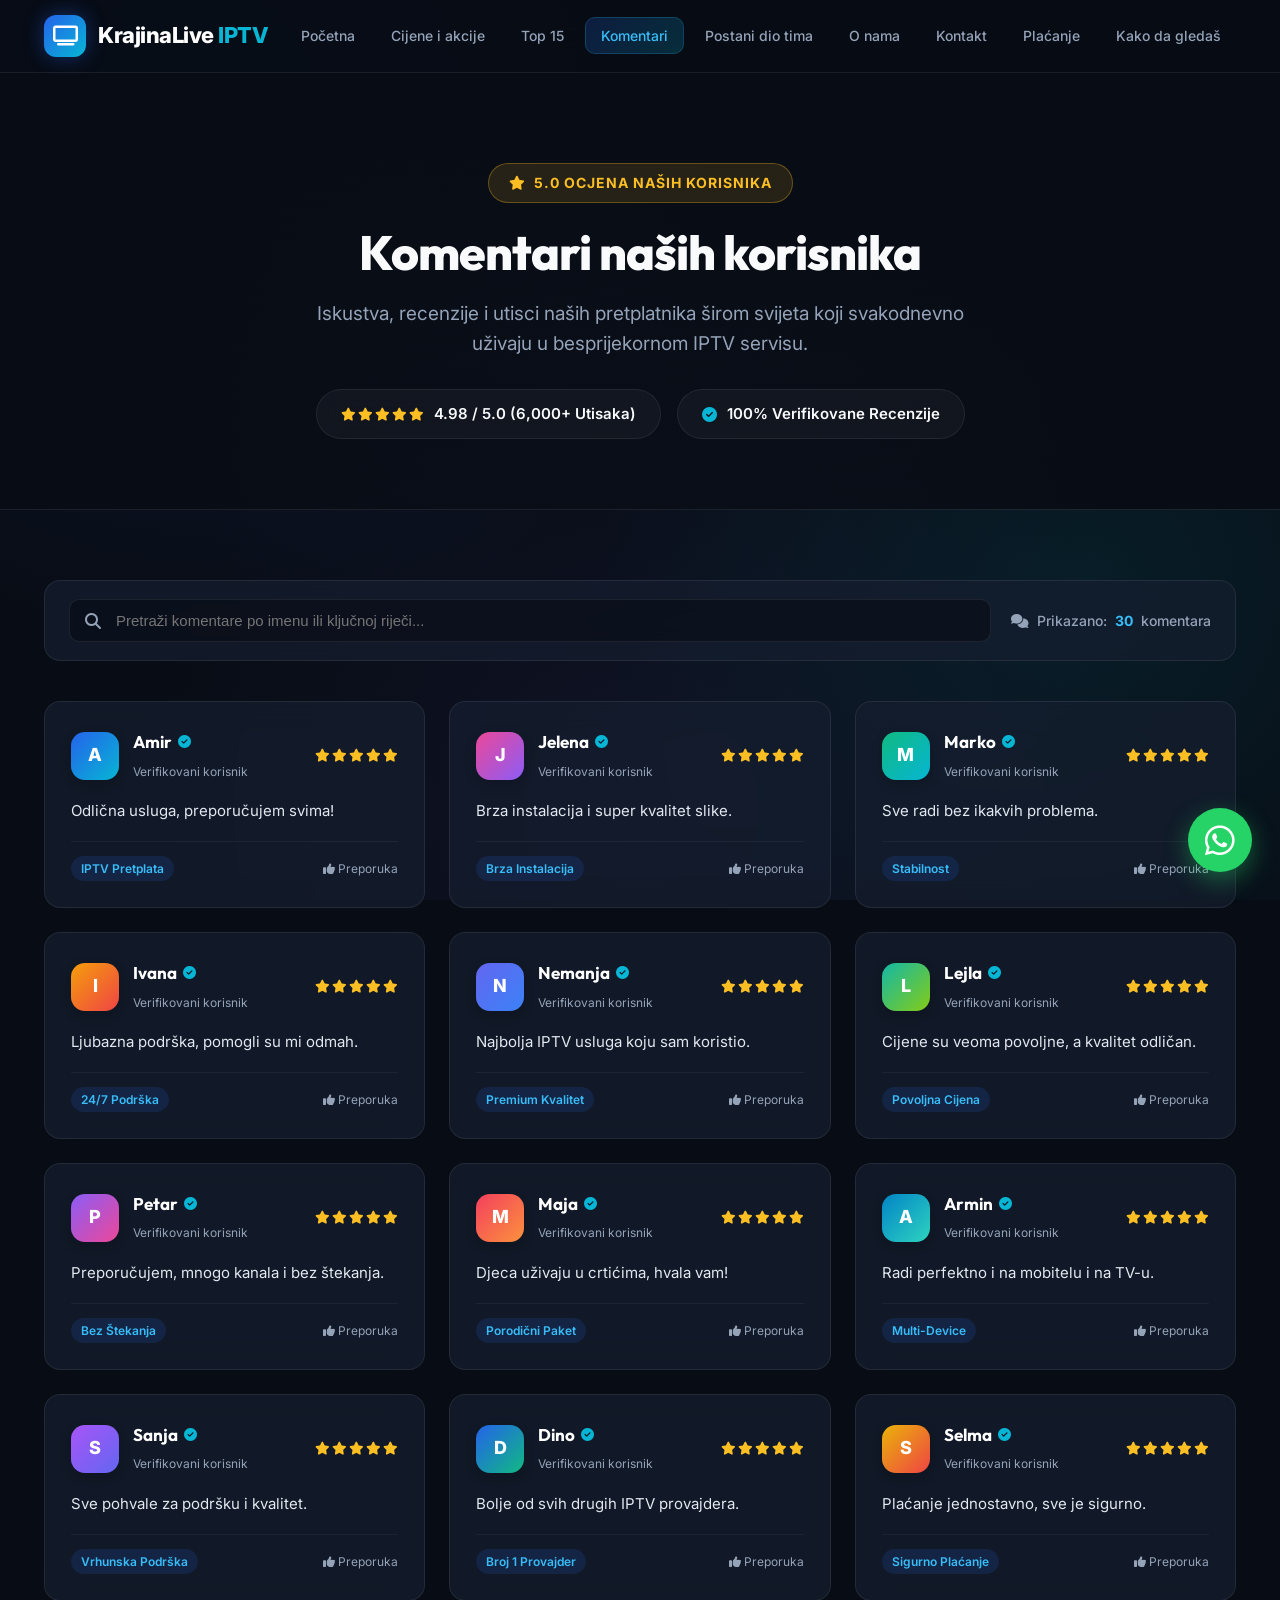
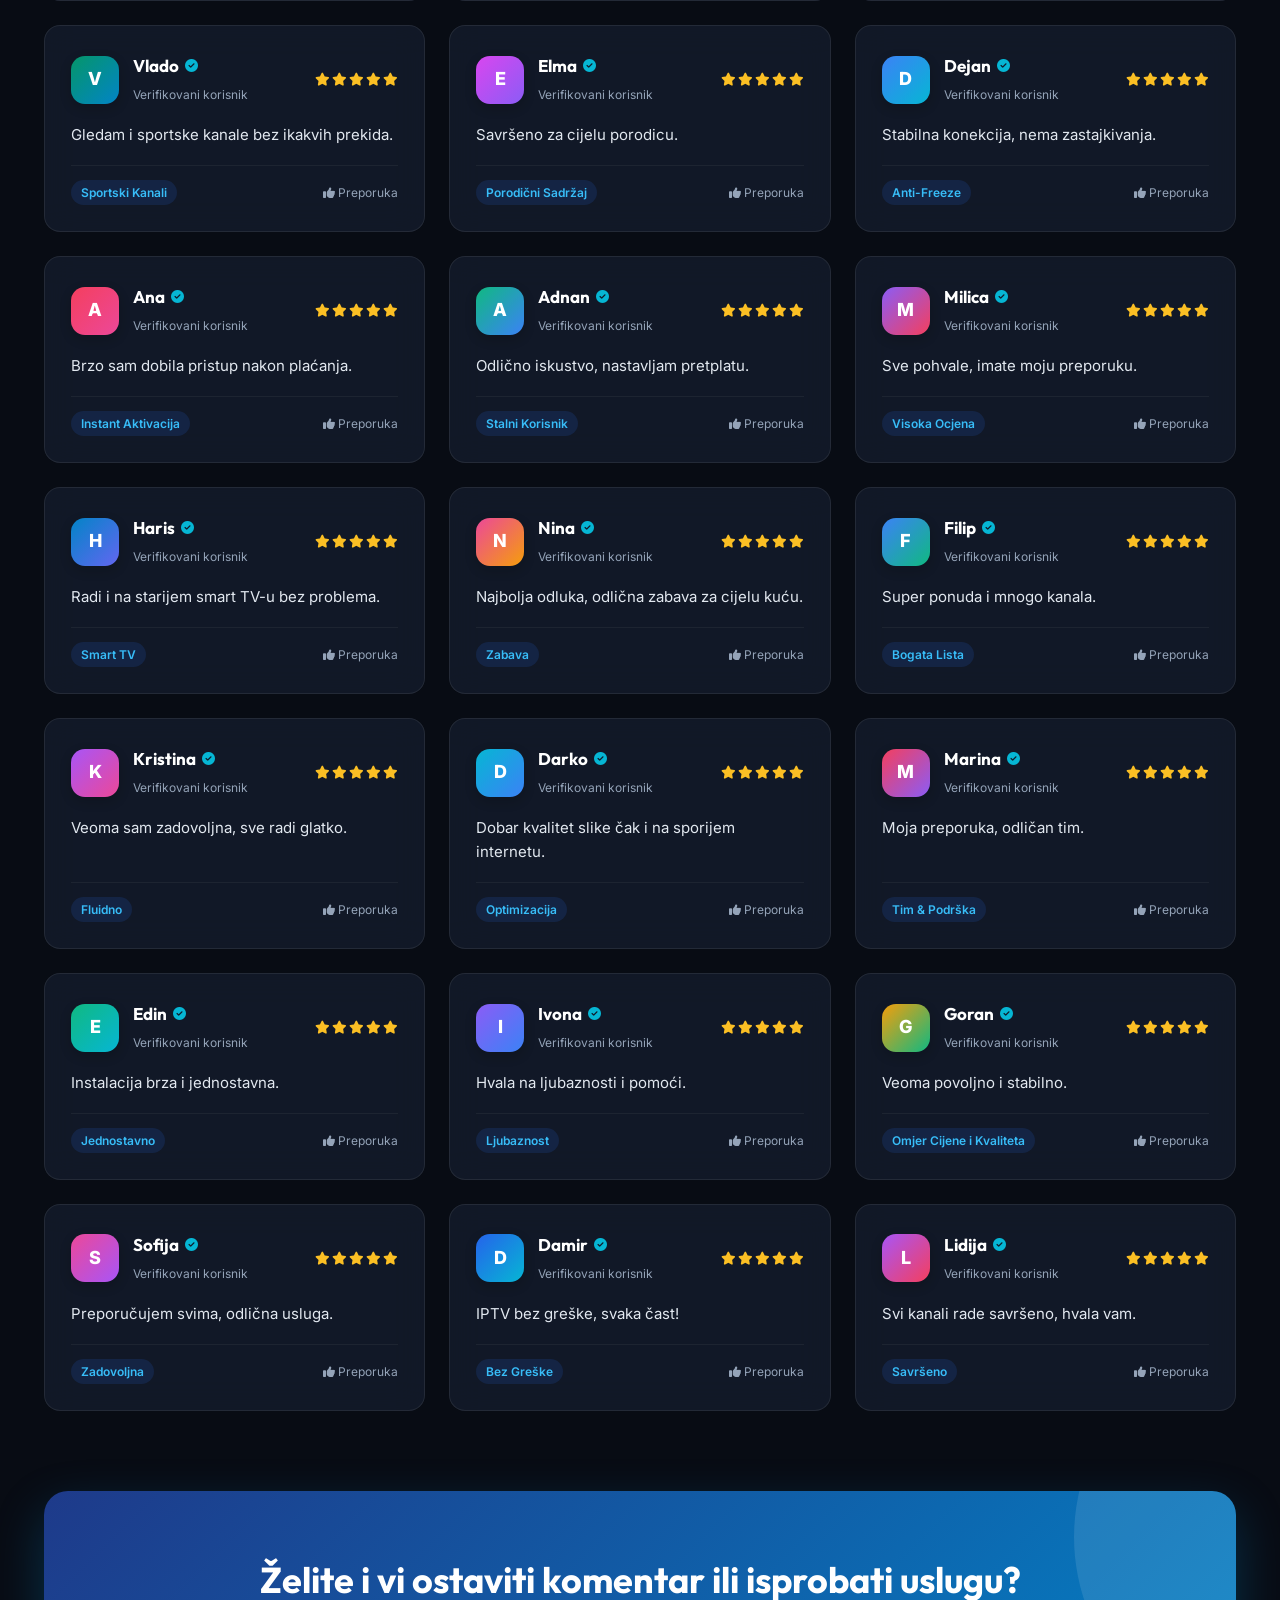
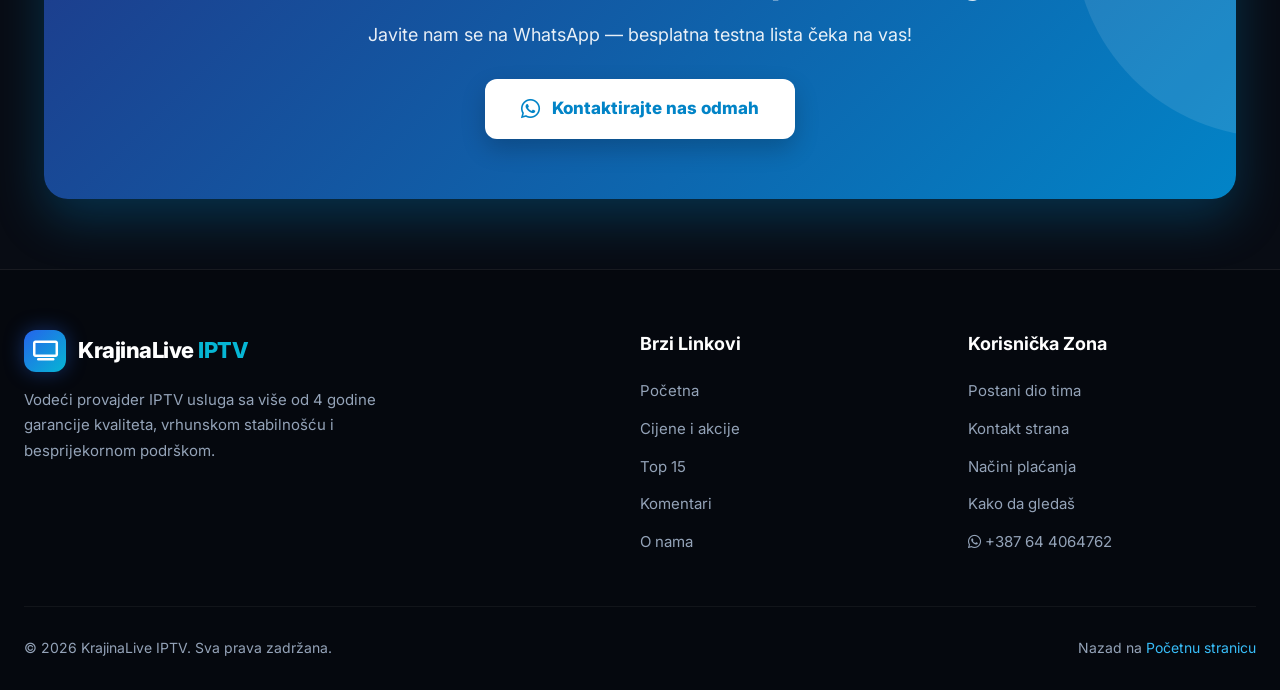
<file: komentari.html>
<!DOCTYPE html>
<html lang="bs">
<head>
  <meta charset="UTF-8">
  <meta name="viewport" content="width=device-width, initial-scale=1.0">
  <title>Komentari Korisnika — KrajinaLive IPTV | Iskustva i Utisci</title>
  
  <!-- Google Fonts & FontAwesome Icons -->
  <link rel="preconnect" href="https://fonts.googleapis.com">
  <link rel="preconnect" href="https://fonts.gstatic.com" crossorigin>
  <link href="https://fonts.googleapis.com/css2?family=Inter:wght@300;400;500;600;700;800&family=Outfit:wght@400;600;700;800;900&display=swap" rel="stylesheet">
  <link rel="stylesheet" href="https://cdnjs.cloudflare.com/ajax/libs/font-awesome/6.5.1/css/all.min.css">

  <style>
    :root {
      --bg-dark: #080c14;
      --bg-surface: #0f172a;
      --bg-card: rgba(22, 31, 48, 0.7);
      --bg-card-hover: rgba(30, 41, 59, 0.85);
      --accent-blue: #2563eb;
      --accent-cyan: #06b6d4;
      --accent-light: #38bdf8;
      --accent-gold: #fbbf24;
      --text-main: #f8fafc;
      --text-muted: #94a3b8;
      --border-glow: rgba(56, 189, 248, 0.2);
      --border-card: rgba(255, 255, 255, 0.08);
      --glow-shadow: 0 0 30px rgba(37, 99, 235, 0.25);
      --radius-lg: 16px;
      --radius-xl: 24px;
      --transition: all 0.35s cubic-bezier(0.4, 0, 0.2, 1);
    }

    * {
      box-sizing: border-box;
      margin: 0;
      padding: 0;
    }

    html {
      scroll-behavior: smooth;
    }

    body {
      font-family: 'Inter', sans-serif;
      background-color: var(--bg-dark);
      color: var(--text-main);
      line-height: 1.6;
      overflow-x: hidden;
      background-image: 
        radial-gradient(circle at 15% 15%, rgba(37, 99, 235, 0.12) 0%, transparent 40%),
        radial-gradient(circle at 85% 65%, rgba(6, 182, 212, 0.1) 0%, transparent 40%),
        radial-gradient(circle at 50% 90%, rgba(99, 102, 241, 0.08) 0%, transparent 50%);
      background-attachment: fixed;
    }

    /* TYPOGRAPHY */
    h1, h2, h3, .brand-title {
      font-family: 'Outfit', sans-serif;
    }

    .gradient-text {
      background: linear-gradient(135deg, #ffffff 0%, var(--accent-light) 50%, var(--accent-cyan) 100%);
      -webkit-background-clip: text;
      -webkit-text-fill-color: transparent;
    }

    /* NAVIGATION */
    .navbar {
      position: sticky;
      top: 0;
      z-index: 1000;
      background: rgba(8, 12, 20, 0.85);
      backdrop-filter: blur(20px);
      -webkit-backdrop-filter: blur(20px);
      border-bottom: 1px solid var(--border-card);
      padding: 15px 0;
      transition: var(--transition);
    }

    .nav-container {
      max-width: 1240px;
      margin: 0 auto;
      padding: 0 24px;
      display: flex;
      justify-content: space-between;
      align-items: center;
    }

    .logo {
      display: flex;
      align-items: center;
      gap: 12px;
      text-decoration: none;
    }

    .logo-icon {
      width: 42px;
      height: 42px;
      background: linear-gradient(135deg, var(--accent-blue), var(--accent-cyan));
      border-radius: 12px;
      display: flex;
      align-items: center;
      justify-content: center;
      color: #fff;
      font-size: 20px;
      box-shadow: 0 0 20px rgba(37, 99, 235, 0.4);
    }

    .logo-text {
      font-size: 22px;
      font-weight: 800;
      color: #fff;
      letter-spacing: -0.5px;
    }

    .logo-text span {
      color: var(--accent-cyan);
    }

    .nav-links {
      display: flex;
      gap: 6px;
      align-items: center;
      list-style: none;
    }

    .nav-links a {
      color: var(--text-muted);
      text-decoration: none;
      padding: 9px 15px;
      font-size: 14px;
      font-weight: 500;
      border-radius: 10px;
      transition: var(--transition);
      white-space: nowrap;
    }

    .nav-links a:hover,
    .nav-links a.active {
      color: #fff;
      background: rgba(255, 255, 255, 0.06);
      border: 1px solid var(--border-glow);
    }

    .nav-links a.active {
      background: linear-gradient(135deg, rgba(37, 99, 235, 0.2), rgba(6, 182, 212, 0.2));
      color: var(--accent-light);
    }

    .menu-toggle {
      display: none;
      background: rgba(255, 255, 255, 0.05);
      border: 1px solid var(--border-card);
      color: #fff;
      font-size: 22px;
      padding: 10px 14px;
      border-radius: 10px;
      cursor: pointer;
      transition: var(--transition);
    }

    .menu-toggle:hover {
      background: var(--accent-blue);
    }

    /* HERO HEADER */
    .hero {
      position: relative;
      padding: 90px 24px 70px;
      text-align: center;
      background: linear-gradient(180deg, rgba(8, 12, 20, 0.5) 0%, rgba(15, 23, 42, 0.85) 100%),
                  url('https://images.unsplash.com/photo-1511671782779-c97d3d27a1d4?auto=format&fit=crop&w=1920&q=80') center/cover no-repeat;
      border-bottom: 1px solid var(--border-card);
      overflow: hidden;
    }

    .hero-overlay {
      position: absolute;
      inset: 0;
      background: radial-gradient(circle at center, rgba(8, 12, 20, 0.75) 0%, var(--bg-dark) 100%);
    }

    .hero-content {
      position: relative;
      z-index: 2;
      max-width: 900px;
      margin: 0 auto;
    }

    .badge-pill {
      display: inline-flex;
      align-items: center;
      gap: 8px;
      padding: 8px 20px;
      background: rgba(251, 191, 36, 0.12);
      border: 1px solid rgba(251, 191, 36, 0.3);
      border-radius: 50px;
      color: var(--accent-gold);
      font-size: 14px;
      font-weight: 700;
      margin-bottom: 22px;
      text-transform: uppercase;
      letter-spacing: 1px;
    }

    .hero h1 {
      font-size: 48px;
      font-weight: 800;
      line-height: 1.15;
      margin-bottom: 18px;
      letter-spacing: -1px;
    }

    .hero p {
      font-size: 19px;
      color: var(--text-muted);
      max-width: 660px;
      margin: 0 auto 30px;
    }

    .rating-summary-chips {
      display: flex;
      justify-content: center;
      gap: 16px;
      flex-wrap: wrap;
    }

    .rating-chip {
      background: rgba(255, 255, 255, 0.04);
      backdrop-filter: blur(12px);
      border: 1px solid var(--border-card);
      padding: 12px 24px;
      border-radius: 30px;
      font-size: 15px;
      font-weight: 600;
      color: var(--text-main);
      display: flex;
      align-items: center;
      gap: 10px;
    }

    .rating-chip .stars {
      color: var(--accent-gold);
    }

    /* MAIN CONTAINER */
    .container {
      max-width: 1240px;
      margin: 0 auto;
      padding: 70px 24px;
    }

    /* SEARCH & FILTER BAR */
    .filter-section {
      display: flex;
      justify-content: space-between;
      align-items: center;
      gap: 20px;
      margin-bottom: 40px;
      flex-wrap: wrap;
      background: var(--bg-card);
      backdrop-filter: blur(16px);
      border: 1px solid var(--border-card);
      padding: 18px 24px;
      border-radius: var(--radius-lg);
    }

    .search-box {
      position: relative;
      flex: 1;
      min-width: 280px;
    }

    .search-box i {
      position: absolute;
      left: 16px;
      top: 50%;
      transform: translateY(-50%);
      color: var(--text-muted);
      font-size: 16px;
    }

    .search-box input {
      width: 100%;
      background: rgba(8, 12, 20, 0.6);
      border: 1px solid var(--border-card);
      padding: 12px 16px 12px 46px;
      border-radius: 10px;
      color: #fff;
      font-size: 15px;
      outline: none;
      transition: var(--transition);
    }

    .search-box input:focus {
      border-color: var(--accent-cyan);
      box-shadow: 0 0 15px rgba(6, 182, 212, 0.25);
    }

    .filter-info {
      color: var(--text-muted);
      font-size: 14px;
      font-weight: 500;
      display: flex;
      align-items: center;
      gap: 8px;
    }

    .filter-info strong {
      color: var(--accent-light);
    }

    /* COMMENTS GRID */
    .comments-grid {
      display: grid;
      grid-template-columns: repeat(auto-fill, minmax(350px, 1fr));
      gap: 24px;
      margin-bottom: 80px;
    }

    .comment-card {
      background: var(--bg-card);
      backdrop-filter: blur(16px);
      border: 1px solid var(--border-card);
      padding: 26px;
      border-radius: var(--radius-lg);
      transition: var(--transition);
      display: flex;
      flex-direction: column;
      justify-content: space-between;
      position: relative;
    }

    .comment-card:hover {
      transform: translateY(-6px);
      background: var(--bg-card-hover);
      border-color: var(--border-glow);
      box-shadow: var(--glow-shadow);
    }

    .comment-header {
      display: flex;
      align-items: center;
      justify-content: space-between;
      margin-bottom: 16px;
    }

    .user-info {
      display: flex;
      align-items: center;
      gap: 14px;
    }

    .user-avatar {
      width: 48px;
      height: 48px;
      border-radius: 14px;
      display: flex;
      align-items: center;
      justify-content: center;
      font-weight: 800;
      font-size: 18px;
      color: #fff;
      box-shadow: 0 4px 12px rgba(0, 0, 0, 0.2);
    }

    .user-details h3 {
      font-size: 17px;
      color: #fff;
      font-weight: 700;
      margin-bottom: 2px;
      display: flex;
      align-items: center;
      gap: 6px;
    }

    .verified-badge {
      color: var(--accent-cyan);
      font-size: 13px;
    }

    .user-details span {
      font-size: 12px;
      color: var(--text-muted);
    }

    .stars {
      color: var(--accent-gold);
      font-size: 13px;
      display: flex;
      gap: 2px;
    }

    .comment-text {
      font-size: 15px;
      color: #e2e8f0;
      line-height: 1.6;
      margin-bottom: 18px;
    }

    .comment-footer {
      display: flex;
      align-items: center;
      justify-content: space-between;
      padding-top: 14px;
      border-top: 1px solid rgba(255, 255, 255, 0.05);
      font-size: 12px;
      color: var(--text-muted);
    }

    .service-tag {
      background: rgba(37, 99, 235, 0.15);
      color: var(--accent-light);
      padding: 3px 10px;
      border-radius: 20px;
      font-weight: 600;
    }

    /* CTA BANNER */
    .cta {
      background: linear-gradient(135deg, #1e3a8a 0%, #0284c7 100%);
      padding: 60px 40px;
      border-radius: var(--radius-xl);
      text-align: center;
      position: relative;
      overflow: hidden;
      box-shadow: 0 20px 50px rgba(2, 132, 199, 0.3);
    }

    .cta::after {
      content: '';
      position: absolute;
      top: -50%;
      right: -20%;
      width: 400px;
      height: 400px;
      background: rgba(255, 255, 255, 0.1);
      border-radius: 50%;
      pointer-events: none;
    }

    .cta h2 {
      font-size: 36px;
      color: #fff;
      margin-bottom: 12px;
    }

    .cta p {
      font-size: 18px;
      color: rgba(255, 255, 255, 0.9);
      margin-bottom: 30px;
    }

    .cta-btn {
      display: inline-flex;
      align-items: center;
      gap: 12px;
      background: #ffffff;
      color: #0284c7;
      padding: 16px 36px;
      border-radius: 12px;
      text-decoration: none;
      font-weight: 800;
      font-size: 17px;
      transition: var(--transition);
      box-shadow: 0 10px 25px rgba(0, 0, 0, 0.2);
    }

    .cta-btn:hover {
      transform: translateY(-4px) scale(1.02);
      background: #f8fafc;
      box-shadow: 0 15px 35px rgba(0, 0, 0, 0.3);
      color: #0369a1;
    }

    /* FOOTER */
    footer {
      background: #05080e;
      border-top: 1px solid var(--border-card);
      padding: 60px 24px 30px;
      color: var(--text-muted);
    }

    .footer-container {
      max-width: 1240px;
      margin: 0 auto;
      display: grid;
      grid-template-columns: 2fr 1fr 1fr;
      gap: 40px;
      margin-bottom: 40px;
    }

    .footer-brand p {
      margin-top: 15px;
      font-size: 15px;
      max-width: 360px;
      line-height: 1.7;
    }

    .footer-title {
      color: #fff;
      font-size: 18px;
      margin-bottom: 20px;
      font-weight: 700;
    }

    .footer-links {
      list-style: none;
    }

    .footer-links li {
      margin-bottom: 12px;
    }

    .footer-links a {
      color: var(--text-muted);
      text-decoration: none;
      transition: var(--transition);
      font-size: 15px;
    }

    .footer-links a:hover {
      color: var(--accent-light);
      padding-left: 5px;
    }

    .footer-bottom {
      max-width: 1240px;
      margin: 0 auto;
      padding-top: 30px;
      border-top: 1px solid rgba(255, 255, 255, 0.05);
      display: flex;
      justify-content: space-between;
      align-items: center;
      flex-wrap: wrap;
      gap: 15px;
      font-size: 14px;
    }

    .footer-bottom a {
      color: var(--accent-light);
      text-decoration: none;
    }

    /* WHATSAPP FLOATING BUTTON */
    .wa-float {
      position: fixed;
      bottom: 28px;
      right: 28px;
      background: #25d366;
      color: white;
      width: 64px;
      height: 64px;
      border-radius: 50%;
      display: flex;
      align-items: center;
      justify-content: center;
      font-size: 34px;
      text-decoration: none;
      z-index: 999;
      box-shadow: 0 8px 25px rgba(37, 211, 102, 0.4);
      transition: var(--transition);
      animation: pulse 2s infinite;
    }

    .wa-float:hover {
      transform: scale(1.1);
      box-shadow: 0 12px 30px rgba(37, 211, 102, 0.6);
    }

    @keyframes pulse {
      0% { box-shadow: 0 0 0 0 rgba(37, 211, 102, 0.7); }
      70% { box-shadow: 0 0 0 18px rgba(37, 211, 102, 0); }
      100% { box-shadow: 0 0 0 0 rgba(37, 211, 102, 0); }
    }

    /* FADE ANIMATION */
    .fade {
      opacity: 0;
      transform: translateY(30px);
      transition: opacity 0.8s ease-out, transform 0.8s ease-out;
    }

    .fade.visible {
      opacity: 1;
      transform: translateY(0);
    }

    /* RESPONSIVE DESIGN */
    @media (max-width: 992px) {
      .comments-grid {
        grid-template-columns: repeat(auto-fill, minmax(290px, 1fr));
      }
      .footer-container {
        grid-template-columns: 1fr 1fr;
      }
    }

    @media (max-width: 768px) {
      .menu-toggle {
        display: block;
      }

      .nav-links {
        position: fixed;
        top: 73px;
        left: 0;
        right: 0;
        background: rgba(8, 12, 20, 0.98);
        backdrop-filter: blur(20px);
        flex-direction: column;
        padding: 24px;
        gap: 12px;
        border-bottom: 1px solid var(--border-card);
        transform: translateY(-150%);
        transition: transform 0.4s ease;
      }

      .nav-links.show {
        transform: translateY(0);
      }

      .nav-links a {
        width: 100%;
        text-align: center;
        padding: 12px;
      }

      .hero h1 {
        font-size: 34px;
      }

      .hero p {
        font-size: 16px;
      }

      .comments-grid {
        grid-template-columns: 1fr;
      }

      .cta h2 {
        font-size: 28px;
      }

      .footer-container {
        grid-template-columns: 1fr;
      }
    }
  </style>
</head>

<body>

  <!-- NAVIGATION -->
  <nav class="navbar">
    <div class="nav-container">
      <a href="index.html" class="logo">
        <div class="logo-icon"><i class="fa-solid fa-tv"></i></div>
        <div class="logo-text">KrajinaLive <span>IPTV</span></div>
      </a>

      <button class="menu-toggle" id="menuToggle" aria-label="Meni">
        <i class="fa-solid fa-bars"></i>
      </button>

      <ul class="nav-links" id="mainMenu">
        <li><a href="index.html">Početna</a></li>
        <li><a href="cijene.html">Cijene i akcije</a></li>
        <li><a href="top15.html">Top 15</a></li>
        <li><a href="komentari.html" class="active">Komentari</a></li>
        <li><a href="tim.html">Postani dio tima</a></li>
        <li><a href="onama.html">O nama</a></li>
        <li><a href="kontakt.html">Kontakt</a></li>
        <li><a href="placanje.html">Plaćanje</a></li>
        <li><a href="kako-da-gledas.html">Kako da gledaš</a></li>
      </ul>
    </div>
  </nav>

  <!-- HERO HEADER -->
  <header class="hero">
    <div class="hero-overlay"></div>
    <div class="hero-content fade">
      <div class="badge-pill">
        <i class="fa-solid fa-star"></i> 5.0 Ocjena Naših Korisnika
      </div>
      <h1>Komentari naših korisnika</h1>
      <p>Iskustva, recenzije i utisci naših pretplatnika širom svijeta koji svakodnevno uživaju u besprijekornom IPTV servisu.</p>
      
      <div class="rating-summary-chips">
        <div class="rating-chip">
          <div class="stars">
            <i class="fa-solid fa-star"></i>
            <i class="fa-solid fa-star"></i>
            <i class="fa-solid fa-star"></i>
            <i class="fa-solid fa-star"></i>
            <i class="fa-solid fa-star"></i>
          </div>
          <span>4.98 / 5.0 (6,000+ Utisaka)</span>
        </div>
        <div class="rating-chip">
          <i class="fa-solid fa-circle-check" style="color: var(--accent-cyan);"></i>
          <span>100% Verifikovane Recenzije</span>
        </div>
      </div>
    </div>
  </header>

  <div class="container">

    <!-- SEARCH & FILTER BAR -->
    <div class="filter-section fade">
      <div class="search-box">
        <i class="fa-solid fa-magnifying-glass"></i>
        <input type="text" id="searchInput" onkeyup="filterComments()" placeholder="Pretraži komentare po imenu ili ključnoj riječi...">
      </div>
      <div class="filter-info">
        <i class="fa-solid fa-comments"></i> Prikazano: <strong id="commentCount">30</strong> komentara
      </div>
    </div>

    <!-- COMMENTS GRID -->
    <div class="comments-grid fade" id="commentsGrid">

      <!-- 1 -->
      <div class="comment-card">
        <div>
          <div class="comment-header">
            <div class="user-info">
              <div class="user-avatar" style="background: linear-gradient(135deg, #2563eb, #06b6d4);">A</div>
              <div class="user-details">
                <h3>Amir <i class="fa-solid fa-circle-check verified-badge"></i></h3>
                <span>Verifikovani korisnik</span>
              </div>
            </div>
            <div class="stars">
              <i class="fa-solid fa-star"></i><i class="fa-solid fa-star"></i><i class="fa-solid fa-star"></i><i class="fa-solid fa-star"></i><i class="fa-solid fa-star"></i>
            </div>
          </div>
          <p class="comment-text">Odlična usluga, preporučujem svima!</p>
        </div>
        <div class="comment-footer">
          <span class="service-tag">IPTV Pretplata</span>
          <span><i class="fa-solid fa-thumbs-up"></i> Preporuka</span>
        </div>
      </div>

      <!-- 2 -->
      <div class="comment-card">
        <div>
          <div class="comment-header">
            <div class="user-info">
              <div class="user-avatar" style="background: linear-gradient(135deg, #ec4899, #8b5cf6);">J</div>
              <div class="user-details">
                <h3>Jelena <i class="fa-solid fa-circle-check verified-badge"></i></h3>
                <span>Verifikovani korisnik</span>
              </div>
            </div>
            <div class="stars">
              <i class="fa-solid fa-star"></i><i class="fa-solid fa-star"></i><i class="fa-solid fa-star"></i><i class="fa-solid fa-star"></i><i class="fa-solid fa-star"></i>
            </div>
          </div>
          <p class="comment-text">Brza instalacija i super kvalitet slike.</p>
        </div>
        <div class="comment-footer">
          <span class="service-tag">Brza Instalacija</span>
          <span><i class="fa-solid fa-thumbs-up"></i> Preporuka</span>
        </div>
      </div>

      <!-- 3 -->
      <div class="comment-card">
        <div>
          <div class="comment-header">
            <div class="user-info">
              <div class="user-avatar" style="background: linear-gradient(135deg, #10b981, #06b6d4);">M</div>
              <div class="user-details">
                <h3>Marko <i class="fa-solid fa-circle-check verified-badge"></i></h3>
                <span>Verifikovani korisnik</span>
              </div>
            </div>
            <div class="stars">
              <i class="fa-solid fa-star"></i><i class="fa-solid fa-star"></i><i class="fa-solid fa-star"></i><i class="fa-solid fa-star"></i><i class="fa-solid fa-star"></i>
            </div>
          </div>
          <p class="comment-text">Sve radi bez ikakvih problema.</p>
        </div>
        <div class="comment-footer">
          <span class="service-tag">Stabilnost</span>
          <span><i class="fa-solid fa-thumbs-up"></i> Preporuka</span>
        </div>
      </div>

      <!-- 4 -->
      <div class="comment-card">
        <div>
          <div class="comment-header">
            <div class="user-info">
              <div class="user-avatar" style="background: linear-gradient(135deg, #f59e0b, #ef4444);">I</div>
              <div class="user-details">
                <h3>Ivana <i class="fa-solid fa-circle-check verified-badge"></i></h3>
                <span>Verifikovani korisnik</span>
              </div>
            </div>
            <div class="stars">
              <i class="fa-solid fa-star"></i><i class="fa-solid fa-star"></i><i class="fa-solid fa-star"></i><i class="fa-solid fa-star"></i><i class="fa-solid fa-star"></i>
            </div>
          </div>
          <p class="comment-text">Ljubazna podrška, pomogli su mi odmah.</p>
        </div>
        <div class="comment-footer">
          <span class="service-tag">24/7 Podrška</span>
          <span><i class="fa-solid fa-thumbs-up"></i> Preporuka</span>
        </div>
      </div>

      <!-- 5 -->
      <div class="comment-card">
        <div>
          <div class="comment-header">
            <div class="user-info">
              <div class="user-avatar" style="background: linear-gradient(135deg, #6366f1, #3b82f6);">N</div>
              <div class="user-details">
                <h3>Nemanja <i class="fa-solid fa-circle-check verified-badge"></i></h3>
                <span>Verifikovani korisnik</span>
              </div>
            </div>
            <div class="stars">
              <i class="fa-solid fa-star"></i><i class="fa-solid fa-star"></i><i class="fa-solid fa-star"></i><i class="fa-solid fa-star"></i><i class="fa-solid fa-star"></i>
            </div>
          </div>
          <p class="comment-text">Najbolja IPTV usluga koju sam koristio.</p>
        </div>
        <div class="comment-footer">
          <span class="service-tag">Premium Kvalitet</span>
          <span><i class="fa-solid fa-thumbs-up"></i> Preporuka</span>
        </div>
      </div>

      <!-- 6 -->
      <div class="comment-card">
        <div>
          <div class="comment-header">
            <div class="user-info">
              <div class="user-avatar" style="background: linear-gradient(135deg, #14b8a6, #84cc16);">L</div>
              <div class="user-details">
                <h3>Lejla <i class="fa-solid fa-circle-check verified-badge"></i></h3>
                <span>Verifikovani korisnik</span>
              </div>
            </div>
            <div class="stars">
              <i class="fa-solid fa-star"></i><i class="fa-solid fa-star"></i><i class="fa-solid fa-star"></i><i class="fa-solid fa-star"></i><i class="fa-solid fa-star"></i>
            </div>
          </div>
          <p class="comment-text">Cijene su veoma povoljne, a kvalitet odličan.</p>
        </div>
        <div class="comment-footer">
          <span class="service-tag">Povoljna Cijena</span>
          <span><i class="fa-solid fa-thumbs-up"></i> Preporuka</span>
        </div>
      </div>

      <!-- 7 -->
      <div class="comment-card">
        <div>
          <div class="comment-header">
            <div class="user-info">
              <div class="user-avatar" style="background: linear-gradient(135deg, #8b5cf6, #ec4899);">P</div>
              <div class="user-details">
                <h3>Petar <i class="fa-solid fa-circle-check verified-badge"></i></h3>
                <span>Verifikovani korisnik</span>
              </div>
            </div>
            <div class="stars">
              <i class="fa-solid fa-star"></i><i class="fa-solid fa-star"></i><i class="fa-solid fa-star"></i><i class="fa-solid fa-star"></i><i class="fa-solid fa-star"></i>
            </div>
          </div>
          <p class="comment-text">Preporučujem, mnogo kanala i bez štekanja.</p>
        </div>
        <div class="comment-footer">
          <span class="service-tag">Bez Štekanja</span>
          <span><i class="fa-solid fa-thumbs-up"></i> Preporuka</span>
        </div>
      </div>

      <!-- 8 -->
      <div class="comment-card">
        <div>
          <div class="comment-header">
            <div class="user-info">
              <div class="user-avatar" style="background: linear-gradient(135deg, #f43f5e, #fb923c);">M</div>
              <div class="user-details">
                <h3>Maja <i class="fa-solid fa-circle-check verified-badge"></i></h3>
                <span>Verifikovani korisnik</span>
              </div>
            </div>
            <div class="stars">
              <i class="fa-solid fa-star"></i><i class="fa-solid fa-star"></i><i class="fa-solid fa-star"></i><i class="fa-solid fa-star"></i><i class="fa-solid fa-star"></i>
            </div>
          </div>
          <p class="comment-text">Djeca uživaju u crtićima, hvala vam!</p>
        </div>
        <div class="comment-footer">
          <span class="service-tag">Porodični Paket</span>
          <span><i class="fa-solid fa-thumbs-up"></i> Preporuka</span>
        </div>
      </div>

      <!-- 9 -->
      <div class="comment-card">
        <div>
          <div class="comment-header">
            <div class="user-info">
              <div class="user-avatar" style="background: linear-gradient(135deg, #0284c7, #2dd4bf);">A</div>
              <div class="user-details">
                <h3>Armin <i class="fa-solid fa-circle-check verified-badge"></i></h3>
                <span>Verifikovani korisnik</span>
              </div>
            </div>
            <div class="stars">
              <i class="fa-solid fa-star"></i><i class="fa-solid fa-star"></i><i class="fa-solid fa-star"></i><i class="fa-solid fa-star"></i><i class="fa-solid fa-star"></i>
            </div>
          </div>
          <p class="comment-text">Radi perfektno i na mobitelu i na TV-u.</p>
        </div>
        <div class="comment-footer">
          <span class="service-tag">Multi-Device</span>
          <span><i class="fa-solid fa-thumbs-up"></i> Preporuka</span>
        </div>
      </div>

      <!-- 10 -->
      <div class="comment-card">
        <div>
          <div class="comment-header">
            <div class="user-info">
              <div class="user-avatar" style="background: linear-gradient(135deg, #a855f7, #6366f1);">S</div>
              <div class="user-details">
                <h3>Sanja <i class="fa-solid fa-circle-check verified-badge"></i></h3>
                <span>Verifikovani korisnik</span>
              </div>
            </div>
            <div class="stars">
              <i class="fa-solid fa-star"></i><i class="fa-solid fa-star"></i><i class="fa-solid fa-star"></i><i class="fa-solid fa-star"></i><i class="fa-solid fa-star"></i>
            </div>
          </div>
          <p class="comment-text">Sve pohvale za podršku i kvalitet.</p>
        </div>
        <div class="comment-footer">
          <span class="service-tag">Vrhunska Podrška</span>
          <span><i class="fa-solid fa-thumbs-up"></i> Preporuka</span>
        </div>
      </div>

      <!-- 11 -->
      <div class="comment-card">
        <div>
          <div class="comment-header">
            <div class="user-info">
              <div class="user-avatar" style="background: linear-gradient(135deg, #2563eb, #10b981);">D</div>
              <div class="user-details">
                <h3>Dino <i class="fa-solid fa-circle-check verified-badge"></i></h3>
                <span>Verifikovani korisnik</span>
              </div>
            </div>
            <div class="stars">
              <i class="fa-solid fa-star"></i><i class="fa-solid fa-star"></i><i class="fa-solid fa-star"></i><i class="fa-solid fa-star"></i><i class="fa-solid fa-star"></i>
            </div>
          </div>
          <p class="comment-text">Bolje od svih drugih IPTV provajdera.</p>
        </div>
        <div class="comment-footer">
          <span class="service-tag">Broj 1 Provajder</span>
          <span><i class="fa-solid fa-thumbs-up"></i> Preporuka</span>
        </div>
      </div>

      <!-- 12 -->
      <div class="comment-card">
        <div>
          <div class="comment-header">
            <div class="user-info">
              <div class="user-avatar" style="background: linear-gradient(135deg, #eab308, #ef4444);">S</div>
              <div class="user-details">
                <h3>Selma <i class="fa-solid fa-circle-check verified-badge"></i></h3>
                <span>Verifikovani korisnik</span>
              </div>
            </div>
            <div class="stars">
              <i class="fa-solid fa-star"></i><i class="fa-solid fa-star"></i><i class="fa-solid fa-star"></i><i class="fa-solid fa-star"></i><i class="fa-solid fa-star"></i>
            </div>
          </div>
          <p class="comment-text">Plaćanje jednostavno, sve je sigurno.</p>
        </div>
        <div class="comment-footer">
          <span class="service-tag">Sigurno Plaćanje</span>
          <span><i class="fa-solid fa-thumbs-up"></i> Preporuka</span>
        </div>
      </div>

      <!-- 13 -->
      <div class="comment-card">
        <div>
          <div class="comment-header">
            <div class="user-info">
              <div class="user-avatar" style="background: linear-gradient(135deg, #059669, #0284c7);">V</div>
              <div class="user-details">
                <h3>Vlado <i class="fa-solid fa-circle-check verified-badge"></i></h3>
                <span>Verifikovani korisnik</span>
              </div>
            </div>
            <div class="stars">
              <i class="fa-solid fa-star"></i><i class="fa-solid fa-star"></i><i class="fa-solid fa-star"></i><i class="fa-solid fa-star"></i><i class="fa-solid fa-star"></i>
            </div>
          </div>
          <p class="comment-text">Gledam i sportske kanale bez ikakvih prekida.</p>
        </div>
        <div class="comment-footer">
          <span class="service-tag">Sportski Kanali</span>
          <span><i class="fa-solid fa-thumbs-up"></i> Preporuka</span>
        </div>
      </div>

      <!-- 14 -->
      <div class="comment-card">
        <div>
          <div class="comment-header">
            <div class="user-info">
              <div class="user-avatar" style="background: linear-gradient(135deg, #d946ef, #8b5cf6);">E</div>
              <div class="user-details">
                <h3>Elma <i class="fa-solid fa-circle-check verified-badge"></i></h3>
                <span>Verifikovani korisnik</span>
              </div>
            </div>
            <div class="stars">
              <i class="fa-solid fa-star"></i><i class="fa-solid fa-star"></i><i class="fa-solid fa-star"></i><i class="fa-solid fa-star"></i><i class="fa-solid fa-star"></i>
            </div>
          </div>
          <p class="comment-text">Savršeno za cijelu porodicu.</p>
        </div>
        <div class="comment-footer">
          <span class="service-tag">Porodični Sadržaj</span>
          <span><i class="fa-solid fa-thumbs-up"></i> Preporuka</span>
        </div>
      </div>

      <!-- 15 -->
      <div class="comment-card">
        <div>
          <div class="comment-header">
            <div class="user-info">
              <div class="user-avatar" style="background: linear-gradient(135deg, #3b82f6, #06b6d4);">D</div>
              <div class="user-details">
                <h3>Dejan <i class="fa-solid fa-circle-check verified-badge"></i></h3>
                <span>Verifikovani korisnik</span>
              </div>
            </div>
            <div class="stars">
              <i class="fa-solid fa-star"></i><i class="fa-solid fa-star"></i><i class="fa-solid fa-star"></i><i class="fa-solid fa-star"></i><i class="fa-solid fa-star"></i>
            </div>
          </div>
          <p class="comment-text">Stabilna konekcija, nema zastajkivanja.</p>
        </div>
        <div class="comment-footer">
          <span class="service-tag">Anti-Freeze</span>
          <span><i class="fa-solid fa-thumbs-up"></i> Preporuka</span>
        </div>
      </div>

      <!-- 16 -->
      <div class="comment-card">
        <div>
          <div class="comment-header">
            <div class="user-info">
              <div class="user-avatar" style="background: linear-gradient(135deg, #f43f5e, #ec4899);">A</div>
              <div class="user-details">
                <h3>Ana <i class="fa-solid fa-circle-check verified-badge"></i></h3>
                <span>Verifikovani korisnik</span>
              </div>
            </div>
            <div class="stars">
              <i class="fa-solid fa-star"></i><i class="fa-solid fa-star"></i><i class="fa-solid fa-star"></i><i class="fa-solid fa-star"></i><i class="fa-solid fa-star"></i>
            </div>
          </div>
          <p class="comment-text">Brzo sam dobila pristup nakon plaćanja.</p>
        </div>
        <div class="comment-footer">
          <span class="service-tag">Instant Aktivacija</span>
          <span><i class="fa-solid fa-thumbs-up"></i> Preporuka</span>
        </div>
      </div>

      <!-- 17 -->
      <div class="comment-card">
        <div>
          <div class="comment-header">
            <div class="user-info">
              <div class="user-avatar" style="background: linear-gradient(135deg, #10b981, #3b82f6);">A</div>
              <div class="user-details">
                <h3>Adnan <i class="fa-solid fa-circle-check verified-badge"></i></h3>
                <span>Verifikovani korisnik</span>
              </div>
            </div>
            <div class="stars">
              <i class="fa-solid fa-star"></i><i class="fa-solid fa-star"></i><i class="fa-solid fa-star"></i><i class="fa-solid fa-star"></i><i class="fa-solid fa-star"></i>
            </div>
          </div>
          <p class="comment-text">Odlično iskustvo, nastavljam pretplatu.</p>
        </div>
        <div class="comment-footer">
          <span class="service-tag">Stalni Korisnik</span>
          <span><i class="fa-solid fa-thumbs-up"></i> Preporuka</span>
        </div>
      </div>

      <!-- 18 -->
      <div class="comment-card">
        <div>
          <div class="comment-header">
            <div class="user-info">
              <div class="user-avatar" style="background: linear-gradient(135deg, #8b5cf6, #f43f5e);">M</div>
              <div class="user-details">
                <h3>Milica <i class="fa-solid fa-circle-check verified-badge"></i></h3>
                <span>Verifikovani korisnik</span>
              </div>
            </div>
            <div class="stars">
              <i class="fa-solid fa-star"></i><i class="fa-solid fa-star"></i><i class="fa-solid fa-star"></i><i class="fa-solid fa-star"></i><i class="fa-solid fa-star"></i>
            </div>
          </div>
          <p class="comment-text">Sve pohvale, imate moju preporuku.</p>
        </div>
        <div class="comment-footer">
          <span class="service-tag">Visoka Ocjena</span>
          <span><i class="fa-solid fa-thumbs-up"></i> Preporuka</span>
        </div>
      </div>

      <!-- 19 -->
      <div class="comment-card">
        <div>
          <div class="comment-header">
            <div class="user-info">
              <div class="user-avatar" style="background: linear-gradient(135deg, #0284c7, #6366f1);">H</div>
              <div class="user-details">
                <h3>Haris <i class="fa-solid fa-circle-check verified-badge"></i></h3>
                <span>Verifikovani korisnik</span>
              </div>
            </div>
            <div class="stars">
              <i class="fa-solid fa-star"></i><i class="fa-solid fa-star"></i><i class="fa-solid fa-star"></i><i class="fa-solid fa-star"></i><i class="fa-solid fa-star"></i>
            </div>
          </div>
          <p class="comment-text">Radi i na starijem smart TV-u bez problema.</p>
        </div>
        <div class="comment-footer">
          <span class="service-tag">Smart TV</span>
          <span><i class="fa-solid fa-thumbs-up"></i> Preporuka</span>
        </div>
      </div>

      <!-- 20 -->
      <div class="comment-card">
        <div>
          <div class="comment-header">
            <div class="user-info">
              <div class="user-avatar" style="background: linear-gradient(135deg, #ec4899, #f59e0b);">N</div>
              <div class="user-details">
                <h3>Nina <i class="fa-solid fa-circle-check verified-badge"></i></h3>
                <span>Verifikovani korisnik</span>
              </div>
            </div>
            <div class="stars">
              <i class="fa-solid fa-star"></i><i class="fa-solid fa-star"></i><i class="fa-solid fa-star"></i><i class="fa-solid fa-star"></i><i class="fa-solid fa-star"></i>
            </div>
          </div>
          <p class="comment-text">Najbolja odluka, odlična zabava za cijelu kuću.</p>
        </div>
        <div class="comment-footer">
          <span class="service-tag">Zabava</span>
          <span><i class="fa-solid fa-thumbs-up"></i> Preporuka</span>
        </div>
      </div>

      <!-- 21 -->
      <div class="comment-card">
        <div>
          <div class="comment-header">
            <div class="user-info">
              <div class="user-avatar" style="background: linear-gradient(135deg, #3b82f6, #10b981);">F</div>
              <div class="user-details">
                <h3>Filip <i class="fa-solid fa-circle-check verified-badge"></i></h3>
                <span>Verifikovani korisnik</span>
              </div>
            </div>
            <div class="stars">
              <i class="fa-solid fa-star"></i><i class="fa-solid fa-star"></i><i class="fa-solid fa-star"></i><i class="fa-solid fa-star"></i><i class="fa-solid fa-star"></i>
            </div>
          </div>
          <p class="comment-text">Super ponuda i mnogo kanala.</p>
        </div>
        <div class="comment-footer">
          <span class="service-tag">Bogata Lista</span>
          <span><i class="fa-solid fa-thumbs-up"></i> Preporuka</span>
        </div>
      </div>

      <!-- 22 -->
      <div class="comment-card">
        <div>
          <div class="comment-header">
            <div class="user-info">
              <div class="user-avatar" style="background: linear-gradient(135deg, #a855f7, #ec4899);">K</div>
              <div class="user-details">
                <h3>Kristina <i class="fa-solid fa-circle-check verified-badge"></i></h3>
                <span>Verifikovani korisnik</span>
              </div>
            </div>
            <div class="stars">
              <i class="fa-solid fa-star"></i><i class="fa-solid fa-star"></i><i class="fa-solid fa-star"></i><i class="fa-solid fa-star"></i><i class="fa-solid fa-star"></i>
            </div>
          </div>
          <p class="comment-text">Veoma sam zadovoljna, sve radi glatko.</p>
        </div>
        <div class="comment-footer">
          <span class="service-tag">Fluidno</span>
          <span><i class="fa-solid fa-thumbs-up"></i> Preporuka</span>
        </div>
      </div>

      <!-- 23 -->
      <div class="comment-card">
        <div>
          <div class="comment-header">
            <div class="user-info">
              <div class="user-avatar" style="background: linear-gradient(135deg, #06b6d4, #3b82f6);">D</div>
              <div class="user-details">
                <h3>Darko <i class="fa-solid fa-circle-check verified-badge"></i></h3>
                <span>Verifikovani korisnik</span>
              </div>
            </div>
            <div class="stars">
              <i class="fa-solid fa-star"></i><i class="fa-solid fa-star"></i><i class="fa-solid fa-star"></i><i class="fa-solid fa-star"></i><i class="fa-solid fa-star"></i>
            </div>
          </div>
          <p class="comment-text">Dobar kvalitet slike čak i na sporijem internetu.</p>
        </div>
        <div class="comment-footer">
          <span class="service-tag">Optimizacija</span>
          <span><i class="fa-solid fa-thumbs-up"></i> Preporuka</span>
        </div>
      </div>

      <!-- 24 -->
      <div class="comment-card">
        <div>
          <div class="comment-header">
            <div class="user-info">
              <div class="user-avatar" style="background: linear-gradient(135deg, #f43f5e, #8b5cf6);">M</div>
              <div class="user-details">
                <h3>Marina <i class="fa-solid fa-circle-check verified-badge"></i></h3>
                <span>Verifikovani korisnik</span>
              </div>
            </div>
            <div class="stars">
              <i class="fa-solid fa-star"></i><i class="fa-solid fa-star"></i><i class="fa-solid fa-star"></i><i class="fa-solid fa-star"></i><i class="fa-solid fa-star"></i>
            </div>
          </div>
          <p class="comment-text">Moja preporuka, odličan tim.</p>
        </div>
        <div class="comment-footer">
          <span class="service-tag">Tim & Podrška</span>
          <span><i class="fa-solid fa-thumbs-up"></i> Preporuka</span>
        </div>
      </div>

      <!-- 25 -->
      <div class="comment-card">
        <div>
          <div class="comment-header">
            <div class="user-info">
              <div class="user-avatar" style="background: linear-gradient(135deg, #10b981, #06b6d4);">E</div>
              <div class="user-details">
                <h3>Edin <i class="fa-solid fa-circle-check verified-badge"></i></h3>
                <span>Verifikovani korisnik</span>
              </div>
            </div>
            <div class="stars">
              <i class="fa-solid fa-star"></i><i class="fa-solid fa-star"></i><i class="fa-solid fa-star"></i><i class="fa-solid fa-star"></i><i class="fa-solid fa-star"></i>
            </div>
          </div>
          <p class="comment-text">Instalacija brza i jednostavna.</p>
        </div>
        <div class="comment-footer">
          <span class="service-tag">Jednostavno</span>
          <span><i class="fa-solid fa-thumbs-up"></i> Preporuka</span>
        </div>
      </div>

      <!-- 26 -->
      <div class="comment-card">
        <div>
          <div class="comment-header">
            <div class="user-info">
              <div class="user-avatar" style="background: linear-gradient(135deg, #8b5cf6, #3b82f6);">I</div>
              <div class="user-details">
                <h3>Ivona <i class="fa-solid fa-circle-check verified-badge"></i></h3>
                <span>Verifikovani korisnik</span>
              </div>
            </div>
            <div class="stars">
              <i class="fa-solid fa-star"></i><i class="fa-solid fa-star"></i><i class="fa-solid fa-star"></i><i class="fa-solid fa-star"></i><i class="fa-solid fa-star"></i>
            </div>
          </div>
          <p class="comment-text">Hvala na ljubaznosti i pomoći.</p>
        </div>
        <div class="comment-footer">
          <span class="service-tag">Ljubaznost</span>
          <span><i class="fa-solid fa-thumbs-up"></i> Preporuka</span>
        </div>
      </div>

      <!-- 27 -->
      <div class="comment-card">
        <div>
          <div class="comment-header">
            <div class="user-info">
              <div class="user-avatar" style="background: linear-gradient(135deg, #f59e0b, #10b981);">G</div>
              <div class="user-details">
                <h3>Goran <i class="fa-solid fa-circle-check verified-badge"></i></h3>
                <span>Verifikovani korisnik</span>
              </div>
            </div>
            <div class="stars">
              <i class="fa-solid fa-star"></i><i class="fa-solid fa-star"></i><i class="fa-solid fa-star"></i><i class="fa-solid fa-star"></i><i class="fa-solid fa-star"></i>
            </div>
          </div>
          <p class="comment-text">Veoma povoljno i stabilno.</p>
        </div>
        <div class="comment-footer">
          <span class="service-tag">Omjer Cijene i Kvaliteta</span>
          <span><i class="fa-solid fa-thumbs-up"></i> Preporuka</span>
        </div>
      </div>

      <!-- 28 -->
      <div class="comment-card">
        <div>
          <div class="comment-header">
            <div class="user-info">
              <div class="user-avatar" style="background: linear-gradient(135deg, #ec4899, #a855f7);">S</div>
              <div class="user-details">
                <h3>Sofija <i class="fa-solid fa-circle-check verified-badge"></i></h3>
                <span>Verifikovani korisnik</span>
              </div>
            </div>
            <div class="stars">
              <i class="fa-solid fa-star"></i><i class="fa-solid fa-star"></i><i class="fa-solid fa-star"></i><i class="fa-solid fa-star"></i><i class="fa-solid fa-star"></i>
            </div>
          </div>
          <p class="comment-text">Preporučujem svima, odlična usluga.</p>
        </div>
        <div class="comment-footer">
          <span class="service-tag">Zadovoljna</span>
          <span><i class="fa-solid fa-thumbs-up"></i> Preporuka</span>
        </div>
      </div>

      <!-- 29 -->
      <div class="comment-card">
        <div>
          <div class="comment-header">
            <div class="user-info">
              <div class="user-avatar" style="background: linear-gradient(135deg, #2563eb, #06b6d4);">D</div>
              <div class="user-details">
                <h3>Damir <i class="fa-solid fa-circle-check verified-badge"></i></h3>
                <span>Verifikovani korisnik</span>
              </div>
            </div>
            <div class="stars">
              <i class="fa-solid fa-star"></i><i class="fa-solid fa-star"></i><i class="fa-solid fa-star"></i><i class="fa-solid fa-star"></i><i class="fa-solid fa-star"></i>
            </div>
          </div>
          <p class="comment-text">IPTV bez greške, svaka čast!</p>
        </div>
        <div class="comment-footer">
          <span class="service-tag">Bez Greške</span>
          <span><i class="fa-solid fa-thumbs-up"></i> Preporuka</span>
        </div>
      </div>

      <!-- 30 -->
      <div class="comment-card">
        <div>
          <div class="comment-header">
            <div class="user-info">
              <div class="user-avatar" style="background: linear-gradient(135deg, #a855f7, #f43f5e);">L</div>
              <div class="user-details">
                <h3>Lidija <i class="fa-solid fa-circle-check verified-badge"></i></h3>
                <span>Verifikovani korisnik</span>
              </div>
            </div>
            <div class="stars">
              <i class="fa-solid fa-star"></i><i class="fa-solid fa-star"></i><i class="fa-solid fa-star"></i><i class="fa-solid fa-star"></i><i class="fa-solid fa-star"></i>
            </div>
          </div>
          <p class="comment-text">Svi kanali rade savršeno, hvala vam.</p>
        </div>
        <div class="comment-footer">
          <span class="service-tag">Savršeno</span>
          <span><i class="fa-solid fa-thumbs-up"></i> Preporuka</span>
        </div>
      </div>

    </div>

    <!-- CTA BANNER -->
    <section class="cta fade">
      <h2>Želite i vi ostaviti komentar ili isprobati uslugu?</h2>
      <p>Javite nam se na WhatsApp — besplatna testna lista čeka na vas!</p>
      <a href="https://wa.me/387644064762" target="_blank" class="cta-btn">
        <i class="fa-brands fa-whatsapp" style="font-size: 22px;"></i> Kontaktirajte nas odmah
      </a>
    </section>

  </div>

  <!-- FOOTER -->
  <footer>
    <div class="footer-container">
      <div class="footer-brand">
        <a href="index.html" class="logo">
          <div class="logo-icon"><i class="fa-solid fa-tv"></i></div>
          <div class="logo-text">KrajinaLive <span>IPTV</span></div>
        </a>
        <p>Vodeći provajder IPTV usluga sa više od 4 godine garancije kvaliteta, vrhunskom stabilnošću i besprijekornom podrškom.</p>
      </div>

      <div>
        <h4 class="footer-title">Brzi Linkovi</h4>
        <ul class="footer-links">
          <li><a href="index.html">Početna</a></li>
          <li><a href="cijene.html">Cijene i akcije</a></li>
          <li><a href="top15.html">Top 15</a></li>
          <li><a href="komentari.html">Komentari</a></li>
          <li><a href="onama.html">O nama</a></li>
        </ul>
      </div>

      <div>
        <h4 class="footer-title">Korisnička Zona</h4>
        <ul class="footer-links">
          <li><a href="tim.html">Postani dio tima</a></li>
          <li><a href="kontakt.html">Kontakt strana</a></li>
          <li><a href="placanje.html">Načini plaćanja</a></li>
          <li><a href="kako-da-gledas.html">Kako da gledaš</a></li>
          <li><a href="https://wa.me/387644064762" target="_blank"><i class="fa-brands fa-whatsapp"></i> +387 64 4064762</a></li>
        </ul>
      </div>
    </div>

    <div class="footer-bottom">
      <p>&copy; 2026 KrajinaLive IPTV. Sva prava zadržana.</p>
      <p>Nazad na <a href="index.html">Početnu stranicu</a></p>
    </div>
  </footer>

  <!-- FLOATING WHATSAPP BUTTON -->
  <a class="wa-float" href="https://wa.me/387644064762" target="_blank" aria-label="Kontaktirajte nas na WhatsApp">
    <i class="fa-brands fa-whatsapp"></i>
  </a>

  <!-- JAVASCRIPT -->
  <script>
    // MOBILE NAVIGATION TOGGLE
    const menuToggle = document.getElementById('menuToggle');
    const mainMenu = document.getElementById('mainMenu');

    menuToggle.addEventListener('click', () => {
      mainMenu.classList.toggle('show');
      const icon = menuToggle.querySelector('i');
      if (mainMenu.classList.contains('show')) {
        icon.classList.remove('fa-bars');
        icon.classList.add('fa-xmark');
      } else {
        icon.classList.remove('fa-xmark');
        icon.classList.add('fa-bars');
      }
    });

    // LIVE SEARCH / FILTER COMMENTS
    function filterComments() {
      const input = document.getElementById('searchInput').value.toLowerCase();
      const cards = document.querySelectorAll('.comment-card');
      let visibleCount = 0;

      cards.forEach(card => {
        const text = card.innerText.toLowerCase();
        if (text.includes(input)) {
          card.style.display = 'flex';
          visibleCount++;
        } else {
          card.style.display = 'none';
        }
      });

      document.getElementById('commentCount').innerText = visibleCount;
    }

    // SCROLL ANIMATION (INTERSECTION OBSERVER)
    const fadeElements = document.querySelectorAll('.fade');

    const observerOptions = {
      root: null,
      rootMargin: '0px',
      threshold: 0.1
    };

    const observer = new IntersectionObserver((entries, observer) => {
      entries.forEach(entry => {
        if (entry.isIntersecting) {
          entry.target.classList.add('visible');
          observer.unobserve(entry.target);
        }
      });
    }, observerOptions);

    fadeElements.forEach(el => observer.observe(el));
  </script>

</body>
</html>
</file>
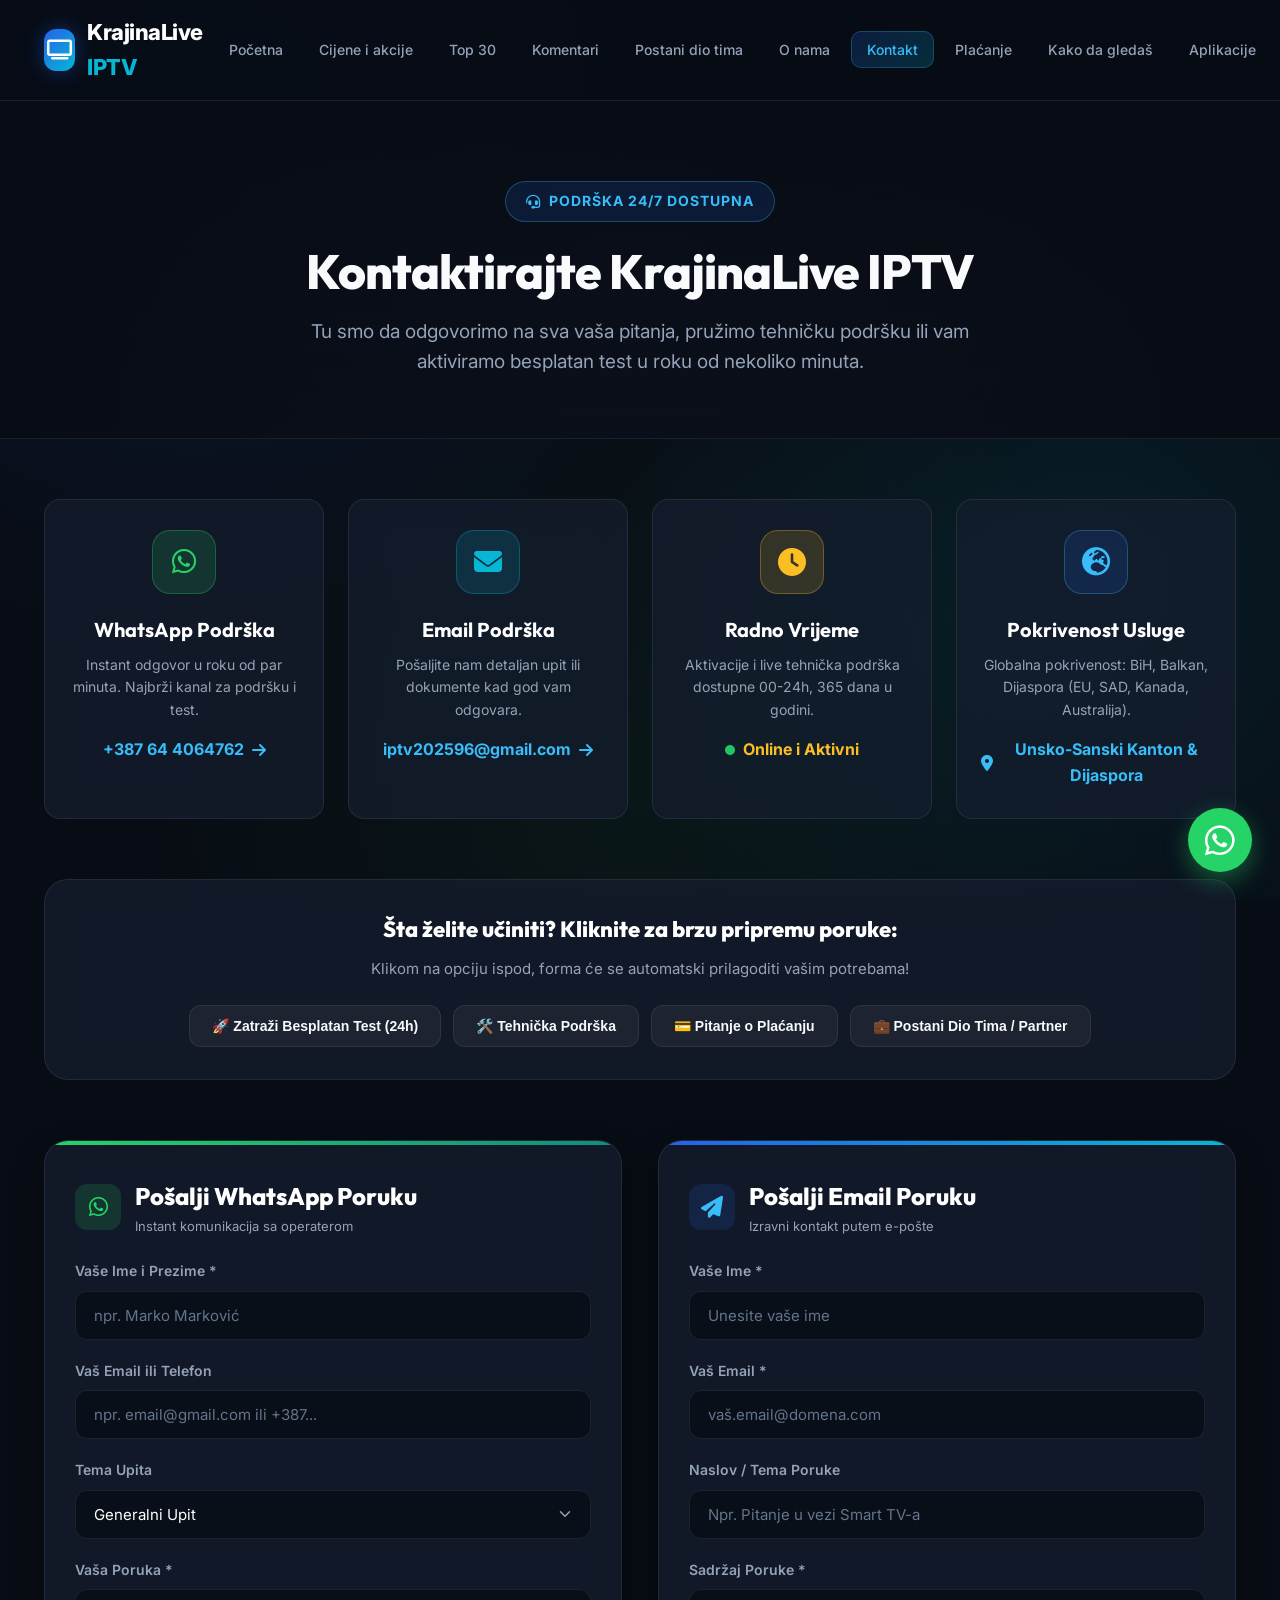
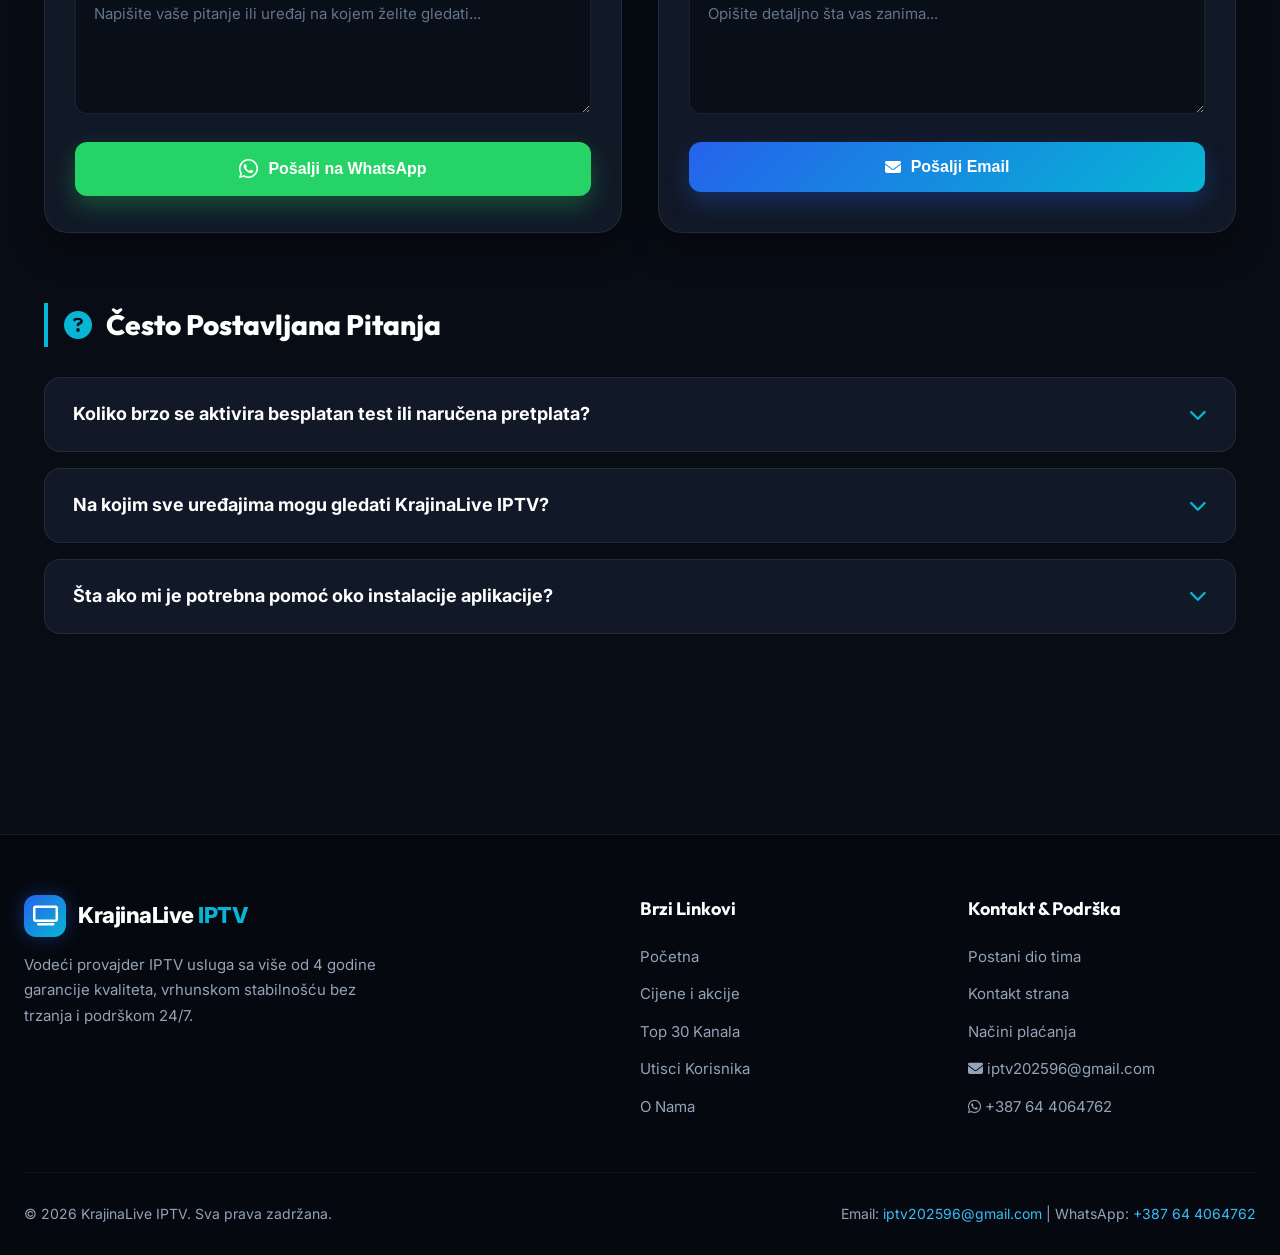
<file: kontakt.html>
<!DOCTYPE html>
<html lang="bs">
<head>
  <meta charset="UTF-8">
  <meta name="viewport" content="width=device-width, initial-scale=1.0">
  <title>Kontaktirajte Nas - KrajinaLive IPTV | Podrška 24/7</title>
  
  <!-- Google Fonts & FontAwesome Icons -->
  <link rel="preconnect" href="https://fonts.googleapis.com">
  <link rel="preconnect" href="https://fonts.gstatic.com" crossorigin>
  <link href="https://fonts.googleapis.com/css2?family=Inter:wght@300;400;500;600;700;800&family=Outfit:wght@400;600;700;800;900&display=swap" rel="stylesheet">
  <link rel="stylesheet" href="https://cdnjs.cloudflare.com/ajax/libs/font-awesome/6.5.1/css/all.min.css">

  <style>
    :root {
      --bg-dark: #080c14;
      --bg-surface: #0f172a;
      --bg-card: rgba(22, 31, 48, 0.7);
      --bg-card-hover: rgba(30, 41, 59, 0.9);
      --accent-blue: #2563eb;
      --accent-cyan: #06b6d4;
      --accent-light: #38bdf8;
      --accent-gold: #fbbf24;
      --accent-green: #22c55e;
      --text-main: #f8fafc;
      --text-muted: #94a3b8;
      --border-glow: rgba(56, 189, 248, 0.25);
      --border-card: rgba(255, 255, 255, 0.08);
      --glow-shadow: 0 0 35px rgba(37, 99, 235, 0.25);
      --radius-lg: 16px;
      --radius-xl: 24px;
      --transition: all 0.35s cubic-bezier(0.4, 0, 0.2, 1);
    }

    * {
      box-sizing: border-box;
      margin: 0;
      padding: 0;
    }

    html {
      scroll-behavior: smooth;
    }

    body {
      font-family: 'Inter', sans-serif;
      background-color: var(--bg-dark);
      color: var(--text-main);
      line-height: 1.6;
      overflow-x: hidden;
      background-image: 
        radial-gradient(circle at 15% 15%, rgba(37, 99, 235, 0.12) 0%, transparent 40%),
        radial-gradient(circle at 85% 65%, rgba(6, 182, 212, 0.1) 0%, transparent 40%),
        radial-gradient(circle at 50% 90%, rgba(34, 197, 94, 0.06) 0%, transparent 50%);
      background-attachment: fixed;
    }

    h1, h2, h3, h4, .brand-title {
      font-family: 'Outfit', sans-serif;
    }

    .gradient-text {
      background: linear-gradient(135deg, #ffffff 0%, var(--accent-light) 50%, var(--accent-cyan) 100%);
      -webkit-background-clip: text;
      -webkit-text-fill-color: transparent;
    }

    /* NAVIGATION BAR */
    .navbar {
      position: sticky;
      top: 0;
      z-index: 1000;
      background: rgba(8, 12, 20, 0.85);
      backdrop-filter: blur(20px);
      -webkit-backdrop-filter: blur(20px);
      border-bottom: 1px solid var(--border-card);
      padding: 15px 0;
      transition: var(--transition);
    }

    .nav-container {
      max-width: 1240px;
      margin: 0 auto;
      padding: 0 24px;
      display: flex;
      justify-content: space-between;
      align-items: center;
    }

    .logo {
      display: flex;
      align-items: center;
      gap: 12px;
      text-decoration: none;
    }

    .logo-icon {
      width: 42px;
      height: 42px;
      background: linear-gradient(135deg, var(--accent-blue), var(--accent-cyan));
      border-radius: 12px;
      display: flex;
      align-items: center;
      justify-content: center;
      color: #fff;
      font-size: 20px;
      box-shadow: 0 0 20px rgba(37, 99, 235, 0.4);
    }

    .logo-text {
      font-size: 22px;
      font-weight: 800;
      color: #fff;
      letter-spacing: -0.5px;
    }

    .logo-text span {
      color: var(--accent-cyan);
    }

    .nav-links {
      display: flex;
      gap: 6px;
      align-items: center;
      list-style: none;
    }

    .nav-links a {
      color: var(--text-muted);
      text-decoration: none;
      padding: 9px 15px;
      font-size: 14px;
      font-weight: 500;
      border-radius: 10px;
      transition: var(--transition);
      white-space: nowrap;
    }

    .nav-links a:hover,
    .nav-links a.active {
      color: #fff;
      background: rgba(255, 255, 255, 0.06);
      border: 1px solid var(--border-glow);
    }

    .nav-links a.active {
      background: linear-gradient(135deg, rgba(37, 99, 235, 0.2), rgba(6, 182, 212, 0.2));
      color: var(--accent-light);
    }

    .menu-toggle {
      display: none;
      background: rgba(255, 255, 255, 0.05);
      border: 1px solid var(--border-card);
      color: #fff;
      font-size: 22px;
      padding: 10px 14px;
      border-radius: 10px;
      cursor: pointer;
      transition: var(--transition);
    }

    .menu-toggle:hover {
      background: var(--accent-blue);
    }

    /* HERO HEADER */
    .hero {
      position: relative;
      padding: 80px 24px 60px;
      text-align: center;
      background: linear-gradient(180deg, rgba(8, 12, 20, 0.8) 0%, rgba(15, 23, 42, 0.95) 100%),
                  url('https://images.unsplash.com/photo-1534536281715-e28d76689b4d?auto=format&fit=crop&w=1920&q=80') center/cover no-repeat;
      border-bottom: 1px solid var(--border-card);
      overflow: hidden;
    }

    .hero-overlay {
      position: absolute;
      inset: 0;
      background: radial-gradient(circle at center, rgba(8, 12, 20, 0.6) 0%, var(--bg-dark) 100%);
    }

    .hero-content {
      position: relative;
      z-index: 2;
      max-width: 860px;
      margin: 0 auto;
    }

    .badge-pill {
      display: inline-flex;
      align-items: center;
      gap: 8px;
      padding: 8px 20px;
      background: rgba(37, 99, 235, 0.15);
      border: 1px solid rgba(56, 189, 248, 0.3);
      border-radius: 50px;
      color: var(--accent-light);
      font-size: 14px;
      font-weight: 700;
      margin-bottom: 22px;
      text-transform: uppercase;
      letter-spacing: 1px;
    }

    .hero h1 {
      font-size: 48px;
      font-weight: 800;
      line-height: 1.15;
      margin-bottom: 18px;
      letter-spacing: -1px;
    }

    .hero p {
      font-size: 19px;
      color: var(--text-muted);
      max-width: 680px;
      margin: 0 auto;
    }

    /* MAIN CONTAINER */
    .container {
      max-width: 1240px;
      margin: 0 auto;
      padding: 60px 24px;
    }

    /* QUICK CONTACT CARDS */
    .contact-cards-grid {
      display: grid;
      grid-template-columns: repeat(auto-fit, minmax(260px, 1fr));
      gap: 24px;
      margin-bottom: 60px;
    }

    .contact-card {
      background: var(--bg-card);
      backdrop-filter: blur(16px);
      border: 1px solid var(--border-card);
      border-radius: var(--radius-lg);
      padding: 30px 24px;
      text-align: center;
      transition: var(--transition);
      display: flex;
      flex-direction: column;
      align-items: center;
      position: relative;
      overflow: hidden;
    }

    .contact-card::before {
      content: '';
      position: absolute;
      top: 0;
      left: 0;
      right: 0;
      height: 3px;
      background: transparent;
      transition: var(--transition);
    }

    .contact-card:hover {
      transform: translateY(-6px);
      background: var(--bg-card-hover);
      border-color: var(--border-glow);
      box-shadow: var(--glow-shadow);
    }

    .contact-card:hover::before {
      background: linear-gradient(90deg, var(--accent-blue), var(--accent-cyan));
    }

    .card-icon-box {
      width: 64px;
      height: 64px;
      border-radius: 18px;
      display: flex;
      align-items: center;
      justify-content: center;
      font-size: 28px;
      margin-bottom: 20px;
      transition: var(--transition);
    }

    .icon-wa {
      background: rgba(37, 211, 102, 0.15);
      color: #25d366;
      border: 1px solid rgba(37, 211, 102, 0.3);
    }

    .icon-mail {
      background: rgba(6, 182, 212, 0.15);
      color: var(--accent-cyan);
      border: 1px solid rgba(6, 182, 212, 0.3);
    }

    .icon-time {
      background: rgba(251, 191, 36, 0.15);
      color: var(--accent-gold);
      border: 1px solid rgba(251, 191, 36, 0.3);
    }

    .icon-loc {
      background: rgba(37, 99, 235, 0.15);
      color: var(--accent-light);
      border: 1px solid rgba(56, 189, 248, 0.3);
    }

    .contact-card h3 {
      font-size: 20px;
      font-weight: 700;
      color: #fff;
      margin-bottom: 8px;
    }

    .contact-card p {
      font-size: 14px;
      color: var(--text-muted);
      margin-bottom: 16px;
    }

    .card-link {
      font-size: 16px;
      font-weight: 700;
      color: var(--accent-light);
      text-decoration: none;
      display: inline-flex;
      align-items: center;
      gap: 8px;
      transition: var(--transition);
    }

    .card-link:hover {
      color: #fff;
      gap: 12px;
    }

    /* FAST TOPIC SELECTOR */
    .topic-selector {
      background: var(--bg-card);
      backdrop-filter: blur(16px);
      border: 1px solid var(--border-card);
      border-radius: var(--radius-xl);
      padding: 32px;
      margin-bottom: 60px;
      text-align: center;
    }

    .topic-selector h3 {
      font-size: 22px;
      font-weight: 800;
      color: #fff;
      margin-bottom: 10px;
    }

    .topic-selector p {
      color: var(--text-muted);
      font-size: 15px;
      margin-bottom: 24px;
    }

    .topic-buttons {
      display: flex;
      flex-wrap: wrap;
      gap: 12px;
      justify-content: center;
    }

    .topic-btn {
      background: rgba(255, 255, 255, 0.05);
      border: 1px solid var(--border-card);
      color: var(--text-main);
      padding: 12px 22px;
      border-radius: 12px;
      font-weight: 600;
      font-size: 14px;
      cursor: pointer;
      transition: var(--transition);
      display: inline-flex;
      align-items: center;
      gap: 8px;
    }

    .topic-btn:hover, .topic-btn.active {
      background: linear-gradient(135deg, var(--accent-blue), var(--accent-cyan));
      color: #fff;
      border-color: transparent;
      box-shadow: 0 0 20px rgba(37, 99, 235, 0.4);
      transform: translateY(-2px);
    }

    /* FORMS SECTION GRID */
    .forms-grid {
      display: grid;
      grid-template-columns: repeat(auto-fit, minmax(340px, 1fr));
      gap: 36px;
      margin-bottom: 70px;
    }

    .form-box {
      background: var(--bg-card);
      backdrop-filter: blur(16px);
      border: 1px solid var(--border-card);
      border-radius: var(--radius-xl);
      padding: 36px 30px;
      position: relative;
      overflow: hidden;
      box-shadow: 0 15px 35px rgba(0, 0, 0, 0.3);
      transition: var(--transition);
    }

    .form-box:hover {
      border-color: var(--border-glow);
    }

    .form-box::before {
      content: '';
      position: absolute;
      top: 0;
      left: 0;
      width: 100%;
      height: 4px;
    }

    .form-box.wa-box::before {
      background: linear-gradient(90deg, #25d366, #128c7e);
    }

    .form-box.mail-box::before {
      background: linear-gradient(90deg, var(--accent-blue), var(--accent-cyan));
    }

    .form-header {
      display: flex;
      align-items: center;
      gap: 14px;
      margin-bottom: 24px;
    }

    .form-header-icon {
      width: 46px;
      height: 46px;
      border-radius: 12px;
      display: flex;
      align-items: center;
      justify-content: center;
      font-size: 22px;
    }

    .wa-box .form-header-icon {
      background: rgba(37, 211, 102, 0.15);
      color: #25d366;
    }

    .mail-box .form-header-icon {
      background: rgba(37, 99, 235, 0.15);
      color: var(--accent-light);
    }

    .form-header h2 {
      font-size: 24px;
      font-weight: 800;
      color: #fff;
    }

    .form-group {
      margin-bottom: 20px;
    }

    .form-group label {
      display: block;
      font-size: 14px;
      font-weight: 600;
      color: var(--text-muted);
      margin-bottom: 8px;
    }

    .form-control {
      width: 100%;
      padding: 14px 18px;
      background: rgba(8, 12, 20, 0.7);
      border: 1px solid var(--border-card);
      border-radius: 12px;
      font-size: 15px;
      color: #fff;
      font-family: inherit;
      transition: var(--transition);
    }

    .form-control:focus {
      outline: none;
      border-color: var(--accent-light);
      box-shadow: 0 0 15px rgba(56, 189, 248, 0.25);
      background: rgba(15, 23, 42, 0.9);
    }

    .form-control::placeholder {
      color: #64748b;
    }

    select.form-control {
      appearance: none;
      background-image: url("data:image/svg+xml;charset=UTF-8,%3csvg xmlns='http://www.w3.org/2000/svg' viewBox='0 0 24 24' fill='none' stroke='%2394a3b8' stroke-width='2' stroke-linecap='round' stroke-linejoin='round'%3e%3cpolyline points='6 9 12 15 18 9'%3e%3c/polyline%3e%3c/svg%3e");
      background-repeat: no-repeat;
      background-position: right 16px center;
      background-size: 18px;
    }

    select.form-control option {
      background-color: var(--bg-surface);
      color: #fff;
    }

    textarea.form-control {
      resize: vertical;
      min-height: 120px;
    }

    .btn-submit {
      width: 100%;
      padding: 16px;
      border: none;
      border-radius: 12px;
      font-size: 16px;
      font-weight: 800;
      cursor: pointer;
      display: flex;
      align-items: center;
      justify-content: center;
      gap: 10px;
      transition: var(--transition);
      color: #fff;
    }

    .btn-wa {
      background: #25d366;
      box-shadow: 0 10px 25px rgba(37, 211, 102, 0.3);
    }

    .btn-wa:hover {
      background: #22c55e;
      box-shadow: 0 15px 35px rgba(37, 211, 102, 0.5);
      transform: translateY(-2px);
    }

    .btn-email {
      background: linear-gradient(135deg, var(--accent-blue), var(--accent-cyan));
      box-shadow: 0 10px 25px rgba(37, 99, 235, 0.3);
    }

    .btn-email:hover {
      opacity: 0.95;
      box-shadow: 0 15px 35px rgba(37, 99, 235, 0.5);
      transform: translateY(-2px);
    }

    /* FAQ ACCORDION SECTION */
    .faq-section {
      margin-bottom: 60px;
    }

    .section-title {
      font-size: 28px;
      font-weight: 800;
      margin-bottom: 30px;
      display: flex;
      align-items: center;
      gap: 14px;
      color: #fff;
      border-left: 4px solid var(--accent-cyan);
      padding-left: 16px;
    }

    .faq-accordion {
      display: flex;
      flex-direction: column;
      gap: 16px;
    }

    .faq-item {
      background: var(--bg-card);
      backdrop-filter: blur(16px);
      border: 1px solid var(--border-card);
      border-radius: var(--radius-lg);
      overflow: hidden;
      transition: var(--transition);
    }

    .faq-item.active {
      border-color: var(--border-glow);
      background: var(--bg-card-hover);
    }

    .faq-question {
      padding: 22px 28px;
      font-size: 18px;
      font-weight: 700;
      color: #fff;
      cursor: pointer;
      display: flex;
      justify-content: space-between;
      align-items: center;
      user-select: none;
    }

    .faq-question i {
      color: var(--accent-cyan);
      transition: transform 0.3s ease;
    }

    .faq-item.active .faq-question i {
      transform: rotate(180deg);
    }

    .faq-answer {
      max-height: 0;
      overflow: hidden;
      transition: max-height 0.35s cubic-bezier(0, 1, 0, 1);
      padding: 0 28px;
      color: var(--text-muted);
      font-size: 15px;
      line-height: 1.7;
    }

    .faq-item.active .faq-answer {
      max-height: 500px;
      padding-bottom: 22px;
      transition: max-height 0.35s ease-in-out;
    }

    /* FOOTER */
    footer {
      background: #05080e;
      border-top: 1px solid var(--border-card);
      padding: 60px 24px 30px;
      color: var(--text-muted);
      margin-top: 80px;
    }

    .footer-container {
      max-width: 1240px;
      margin: 0 auto;
      display: grid;
      grid-template-columns: 2fr 1fr 1fr;
      gap: 40px;
      margin-bottom: 40px;
    }

    .footer-brand p {
      margin-top: 15px;
      font-size: 15px;
      max-width: 360px;
      line-height: 1.7;
    }

    .footer-title {
      color: #fff;
      font-size: 18px;
      margin-bottom: 20px;
      font-weight: 700;
    }

    .footer-links {
      list-style: none;
    }

    .footer-links li {
      margin-bottom: 12px;
    }

    .footer-links a {
      color: var(--text-muted);
      text-decoration: none;
      transition: var(--transition);
      font-size: 15px;
    }

    .footer-links a:hover {
      color: var(--accent-light);
      padding-left: 5px;
    }

    .footer-bottom {
      max-width: 1240px;
      margin: 0 auto;
      padding-top: 30px;
      border-top: 1px solid rgba(255, 255, 255, 0.05);
      display: flex;
      justify-content: space-between;
      align-items: center;
      flex-wrap: wrap;
      gap: 15px;
      font-size: 14px;
    }

    .footer-bottom a {
      color: var(--accent-light);
      text-decoration: none;
    }

    /* FLOATING WHATSAPP BUTTON */
    .wa-float {
      position: fixed;
      bottom: 28px;
      right: 28px;
      background: #25d366;
      color: white;
      width: 64px;
      height: 64px;
      border-radius: 50%;
      display: flex;
      align-items: center;
      justify-content: center;
      font-size: 34px;
      text-decoration: none;
      z-index: 999;
      box-shadow: 0 8px 25px rgba(37, 211, 102, 0.4);
      transition: var(--transition);
      animation: pulse 2s infinite;
    }

    .wa-float:hover {
      transform: scale(1.1);
      box-shadow: 0 12px 30px rgba(37, 211, 102, 0.6);
    }

    @keyframes pulse {
      0% { box-shadow: 0 0 0 0 rgba(37, 211, 102, 0.7); }
      70% { box-shadow: 0 0 0 18px rgba(37, 211, 102, 0); }
      100% { box-shadow: 0 0 0 0 rgba(37, 211, 102, 0.7); }
    }

    /* FADE ANIMATION */
    .fade {
      opacity: 0;
      transform: translateY(30px);
      transition: opacity 0.8s ease-out, transform 0.8s ease-out;
    }

    .fade.visible {
      opacity: 1;
      transform: translateY(0);
    }

    /* RESPONSIVE DESIGN */
    @media (max-width: 992px) {
      .footer-container {
        grid-template-columns: 1fr 1fr;
      }
    }

    @media (max-width: 768px) {
      .menu-toggle {
        display: block;
      }

      .nav-links {
        position: fixed;
        top: 73px;
        left: 0;
        right: 0;
        background: rgba(8, 12, 20, 0.98);
        backdrop-filter: blur(20px);
        flex-direction: column;
        padding: 24px;
        gap: 12px;
        border-bottom: 1px solid var(--border-card);
        transform: translateY(-150%);
        transition: transform 0.4s ease;
      }

      .nav-links.show {
        transform: translateY(0);
      }

      .nav-links a {
        width: 100%;
        text-align: center;
        padding: 12px;
      }

      .hero h1 {
        font-size: 34px;
      }

      .hero p {
        font-size: 16px;
      }

      .forms-grid {
        grid-template-columns: 1fr;
      }

      .footer-container {
        grid-template-columns: 1fr;
      }
    }
  </style>
</head>

<body>

  <!-- NAVIGATION -->
  <nav class="navbar">
    <div class="nav-container">
      <a href="index.html" class="logo">
        <div class="logo-icon"><i class="fa-solid fa-tv"></i></div>
        <div class="logo-text">KrajinaLive <span>IPTV</span></div>
      </a>

      <button class="menu-toggle" id="menuToggle" aria-label="Meni">
        <i class="fa-solid fa-bars"></i>
      </button>

      <ul class="nav-links" id="mainMenu">
        <li><a href="index.html">Početna</a></li>
        <li><a href="cjenovnik.html">Cijene i akcije</a></li>
        <li><a href="top15.html">Top 30</a></li>
        <li><a href="komentari.html">Komentari</a></li>
        <li><a href="tim.html">Postani dio tima</a></li>
        <li><a href="onama.html">O nama</a></li>
        <li><a href="kontakt.html" class="active">Kontakt</a></li>
        <li><a href="placanje.html">Plaćanje</a></li>
        <li><a href="kako-da-gledas.html">Kako da gledaš</a></li>
        <li><a href="aplikacije.html">Aplikacije</a></li>
      </ul>
    </div>
  </nav>

  <!-- HERO HEADER -->
  <header class="hero">
    <div class="hero-overlay"></div>
    <div class="hero-content fade">
      <div class="badge-pill">
        <i class="fa-solid fa-headset"></i> Podrška 24/7 Dostupna
      </div>
      <h1>Kontaktirajte KrajinaLive IPTV</h1>
      <p>Tu smo da odgovorimo na sva vaša pitanja, pružimo tehničku podršku ili vam aktiviramo besplatan test u roku od nekoliko minuta.</p>
    </div>
  </header>

  <div class="container">

    <!-- QUICK CONTACT CARDS -->
    <div class="contact-cards-grid fade">
      <!-- WHATSAPP CARD -->
      <div class="contact-card">
        <div class="card-icon-box icon-wa">
          <i class="fa-brands fa-whatsapp"></i>
        </div>
        <h3>WhatsApp Podrška</h3>
        <p>Instant odgovor u roku od par minuta. Najbrži kanal za podršku i test.</p>
        <a href="https://wa.me/387644064762" target="_blank" class="card-link">
          +387 64 4064762 <i class="fa-solid fa-arrow-right"></i>
        </a>
      </div>

      <!-- EMAIL CARD -->
      <div class="contact-card">
        <div class="card-icon-box icon-mail">
          <i class="fa-solid fa-envelope"></i>
        </div>
        <h3>Email Podrška</h3>
        <p>Pošaljite nam detaljan upit ili dokumente kad god vam odgovara.</p>
        <a href="mailto:iptv202596@gmail.com" class="card-link">
          iptv202596@gmail.com <i class="fa-solid fa-arrow-right"></i>
        </a>
      </div>

      <!-- WORKING HOURS CARD -->
      <div class="contact-card">
        <div class="card-icon-box icon-time">
          <i class="fa-solid fa-clock"></i>
        </div>
        <h3>Radno Vrijeme</h3>
        <p>Aktivacije i live tehnička podrška dostupne 00-24h, 365 dana u godini.</p>
        <span class="card-link" style="color: var(--accent-gold);">
          <i class="fa-solid fa-circle" style="font-size: 10px; color: var(--accent-green);"></i> Online i Aktivni
        </span>
      </div>

      <!-- LOCATION CARD -->
      <div class="contact-card">
        <div class="card-icon-box icon-loc">
          <i class="fa-solid fa-earth-europe"></i>
        </div>
        <h3>Pokrivenost Usluge</h3>
        <p>Globalna pokrivenost: BiH, Balkan, Dijaspora (EU, SAD, Kanada, Australija).</p>
        <span class="card-link" style="color: var(--accent-light);">
          <i class="fa-solid fa-location-dot"></i> Unsko-Sanski Kanton & Dijaspora
        </span>
      </div>
    </div>

    <!-- FAST TOPIC SELECTOR -->
    <section class="topic-selector fade">
      <h3>Šta želite učiniti? Kliknite za brzu pripremu poruke:</h3>
      <p>Klikom na opciju ispod, forma će se automatski prilagoditi vašim potrebama!</p>
      <div class="topic-buttons">
        <button class="topic-btn" onclick="selectTopic('Besplatan Test (24h)', 'Pozdrav! Želio bih zatražiti besplatan test u trajanju od 24 sata.')">
          🚀 Zatraži Besplatan Test (24h)
        </button>
        <button class="topic-btn" onclick="selectTopic('Tehnička Podrška', 'Pozdrav! Potrebna mi je tehnička podrška u vezi podešavanja IPTV kanala/aplikacije.')">
          🛠️ Tehnička Podrška
        </button>
        <button class="topic-btn" onclick="selectTopic('Upit o Plaćanju', 'Pozdrav! Želim provjeriti načine plaćanja i aktivaciju paketa.')">
          💳 Pitanje o Plaćanju
        </button>
        <button class="topic-btn" onclick="selectTopic('Postani Reseller / Partne', 'Pozdrav! Zainteresovan sam za reseller saradnju i prodaju IPTV usluga.')">
          💼 Postani Dio Tima / Partner
        </button>
      </div>
    </section>

    <!-- FORMS SECTION -->
    <div class="forms-grid fade">

      <!-- WHATSAPP FORM -->
      <div class="form-box wa-box">
        <div class="form-header">
          <div class="form-header-icon">
            <i class="fa-brands fa-whatsapp"></i>
          </div>
          <div>
            <h2>Pošalji WhatsApp Poruku</h2>
            <p style="font-size: 13px; color: var(--text-muted);">Instant komunikacija sa operaterom</p>
          </div>
        </div>

        <form id="whatsappForm">
          <div class="form-group">
            <label for="wa_ime">Vaše Ime i Prezime *</label>
            <input type="text" id="wa_ime" class="form-control" placeholder="npr. Marko Marković" required>
          </div>

          <div class="form-group">
            <label for="wa_kontakt">Vaš Email ili Telefon</label>
            <input type="text" id="wa_kontakt" class="form-control" placeholder="npr. email@gmail.com ili +387..." required>
          </div>

          <div class="form-group">
            <label for="wa_tema">Tema Upita</label>
            <select id="wa_tema" class="form-control">
              <option value="Generalni Upit">Generalni Upit</option>
              <option value="Besplatan Test (24h)">Besplatan Test (24h)</option>
              <option value="Tehnička Podrška">Tehnička Podrška</option>
              <option value="Upit o Plaćanju">Upit o Plaćanju</option>
              <option value="Postani Dio Tima">Postani Dio Tima</option>
            </select>
          </div>

          <div class="form-group">
            <label for="wa_poruka">Vaša Poruka *</label>
            <textarea id="wa_poruka" class="form-control" rows="5" placeholder="Napišite vaše pitanje ili uređaj na kojem želite gledati..." required></textarea>
          </div>

          <button type="submit" class="btn-submit btn-wa">
            <i class="fa-brands fa-whatsapp" style="font-size: 22px;"></i> Pošalji na WhatsApp
          </button>
        </form>
      </div>

      <!-- DIRECT EMAIL FORM -->
      <div class="form-box mail-box">
        <div class="form-header">
          <div class="form-header-icon">
            <i class="fa-solid fa-paper-plane"></i>
          </div>
          <div>
            <h2>Pošalji Email Poruku</h2>
            <p style="font-size: 13px; color: var(--text-muted);">Izravni kontakt putem e-pošte</p>
          </div>
        </div>

        <form action="https://formsubmit.co/iptv202596@gmail.com" method="POST">
          <input type="hidden" name="_captcha" value="false">
          <input type="hidden" name="_subject" value="Novi Upit - KrajinaLive IPTV Kontakt Stranica">

          <div class="form-group">
            <label for="email_ime">Vaše Ime *</label>
            <input type="text" id="email_ime" name="Ime" class="form-control" placeholder="Unesite vaše ime" required>
          </div>

          <div class="form-group">
            <label for="email_email">Vaš Email *</label>
            <input type="email" id="email_email" name="Email" class="form-control" placeholder="vaš.email@domena.com" required>
          </div>

          <div class="form-group">
            <label for="email_tema">Naslov / Tema Poruke</label>
            <input type="text" id="email_tema" name="Naslov" class="form-control" placeholder="Npr. Pitanje u vezi Smart TV-a">
          </div>

          <div class="form-group">
            <label for="email_poruka">Sadržaj Poruke *</label>
            <textarea id="email_poruka" name="Poruka" class="form-control" rows="5" placeholder="Opišite detaljno šta vas zanima..." required></textarea>
          </div>

          <button type="submit" class="btn-submit btn-email">
            <i class="fa-solid fa-envelope"></i> Pošalji Email
          </button>
        </form>
      </div>

    </div>

    <!-- FAQ SECTION -->
    <section class="faq-section fade">
      <h2 class="section-title"><i class="fa-solid fa-circle-question" style="color: var(--accent-cyan);"></i> Često Postavljana Pitanja</h2>
      
      <div class="faq-accordion">
        <div class="faq-item">
          <div class="faq-question">
            <span>Koliko brzo se aktivira besplatan test ili naručena pretplata?</span>
            <i class="fa-solid fa-chevron-down"></i>
          </div>
          <div class="faq-answer">
            Aktivacija je gotovo trenutna! Kada nam se javite putem WhatsApp-a, naš tim će vam u roku od 5 do 15 minuta poslati pristupne podatke i upute za podešavanje na vašem uređaju.
          </div>
        </div>

        <div class="faq-item">
          <div class="faq-question">
            <span>Na kojim sve uređajima mogu gledati KrajinaLive IPTV?</span>
            <i class="fa-solid fa-chevron-down"></i>
          </div>
          <div class="faq-answer">
            Naša usluga radi na svim pametnim uređajima: Smart TV (Samsung, LG, Android TV), Firestick, Android Box, MAG uređaji, iPhone/iPad, Android telefoni, Windows i Mac računari.
          </div>
        </div>

        <div class="faq-item">
          <div class="faq-question">
            <span>Šta ako mi je potrebna pomoć oko instalacije aplikacije?</span>
            <i class="fa-solid fa-chevron-down"></i>
          </div>
          <div class="faq-answer">
            Naša korisnička podrška stoji vam na raspolaganju korak po korak. Možemo vam poslati tačne upute za vaš model televizora ili uređaja i voditi vas kroz cijeli proces besplatno!
          </div>
        </div>
      </div>
    </section>

  </div>

  <!-- FOOTER -->
  <footer>
    <div class="footer-container">
      <div class="footer-brand">
        <a href="index.html" class="logo">
          <div class="logo-icon"><i class="fa-solid fa-tv"></i></div>
          <div class="logo-text">KrajinaLive <span>IPTV</span></div>
        </a>
        <p>Vodeći provajder IPTV usluga sa više od 4 godine garancije kvaliteta, vrhunskom stabilnošću bez trzanja i podrškom 24/7.</p>
      </div>

      <div>
        <h4 class="footer-title">Brzi Linkovi</h4>
        <ul class="footer-links">
          <li><a href="index.html">Početna</a></li>
          <li><a href="cjenovnik.html">Cijene i akcije</a></li>
          <li><a href="top15.html">Top 30 Kanala</a></li>
          <li><a href="komentari.html">Utisci Korisnika</a></li>
          <li><a href="onama.html">O Nama</a></li>
        </ul>
      </div>

      <div>
        <h4 class="footer-title">Kontakt & Podrška</h4>
        <ul class="footer-links">
          <li><a href="tim.html">Postani dio tima</a></li>
          <li><a href="kontakt.html">Kontakt strana</a></li>
          <li><a href="placanje.html">Načini plaćanja</a></li>
          <li><a href="mailto:iptv202596@gmail.com"><i class="fa-solid fa-envelope"></i> iptv202596@gmail.com</a></li>
          <li><a href="https://wa.me/387644064762" target="_blank"><i class="fa-brands fa-whatsapp"></i> +387 64 4064762</a></li>
        </ul>
      </div>
    </div>

    <div class="footer-bottom">
      <p>&copy; 2026 KrajinaLive IPTV. Sva prava zadržana.</p>
      <p>Email: <a href="mailto:iptv202596@gmail.com">iptv202596@gmail.com</a> | WhatsApp: <a href="https://wa.me/387644064762">+387 64 4064762</a></p>
    </div>
  </footer>

  <!-- FLOATING WHATSAPP BUTTON -->
  <a class="wa-float" href="https://wa.me/387644064762" target="_blank" aria-label="Kontaktirajte nas na WhatsApp">
    <i class="fa-brands fa-whatsapp"></i>
  </a>

  <!-- JAVASCRIPT -->
  <script>
    // MOBILE NAVIGATION TOGGLE
    const menuToggle = document.getElementById('menuToggle');
    const mainMenu = document.getElementById('mainMenu');

    menuToggle.addEventListener('click', () => {
      mainMenu.classList.toggle('show');
      const icon = menuToggle.querySelector('i');
      if (mainMenu.classList.contains('show')) {
        icon.classList.remove('fa-bars');
        icon.classList.add('fa-xmark');
      } else {
        icon.classList.remove('fa-xmark');
        icon.classList.add('fa-bars');
      }
    });

    // WHATSAPP FORM SUBMIT HANDLER
    document.getElementById("whatsappForm").addEventListener("submit", function(e) {
      e.preventDefault();
      
      let ime = document.getElementById("wa_ime").value.trim();
      let kontakt = document.getElementById("wa_kontakt").value.trim();
      let tema = document.getElementById("wa_tema").value;
      let poruka = document.getElementById("wa_poruka").value.trim();

      let broj = "387644064762"; 
      let tekst = `👋 *Novi upit sa KrajinaLive IPTV sajta*%0A%0A` +
                  `👤 *Ime:* ${encodeURIComponent(ime)}%0A` +
                  `📧 *Kontakt:* ${encodeURIComponent(kontakt)}%0A` +
                  `📌 *Tema:* ${encodeURIComponent(tema)}%0A` +
                  `💬 *Poruka:* ${encodeURIComponent(poruka)}`;

      let link = `https://wa.me/${broj}?text=${tekst}`;
      window.open(link, "_blank");
    });

    // FAST TOPIC SELECTOR FUNCTION
    function selectTopic(topicName, defaultMessage) {
      const temaSelect = document.getElementById("wa_tema");
      const porukaArea = document.getElementById("wa_poruka");

      // Set select option
      for (let option of temaSelect.options) {
        if (option.value.toLowerCase().includes(topicName.toLowerCase())) {
          temaSelect.value = option.value;
          break;
        }
      }

      // Set message text
      porukaArea.value = defaultMessage;

      // Highlight form
      document.querySelector(".wa-box").scrollIntoView({ behavior: 'smooth' });
    }

    // FAQ ACCORDION HANDLER
    document.querySelectorAll('.faq-question').forEach(question => {
      question.addEventListener('click', () => {
        const item = question.parentElement;
        item.classList.toggle('active');
      });
    });

    // SCROLL ANIMATION (INTERSECTION OBSERVER)
    const fadeElements = document.querySelectorAll('.fade');

    const observerOptions = {
      root: null,
      rootMargin: '0px',
      threshold: 0.1
    };

    const observer = new IntersectionObserver((entries, observer) => {
      entries.forEach(entry => {
        if (entry.isIntersecting) {
          entry.target.classList.add('visible');
          observer.unobserve(entry.target);
        }
      });
    }, observerOptions);

    fadeElements.forEach(el => observer.observe(el));
  </script>

</body>
</html>
</file>
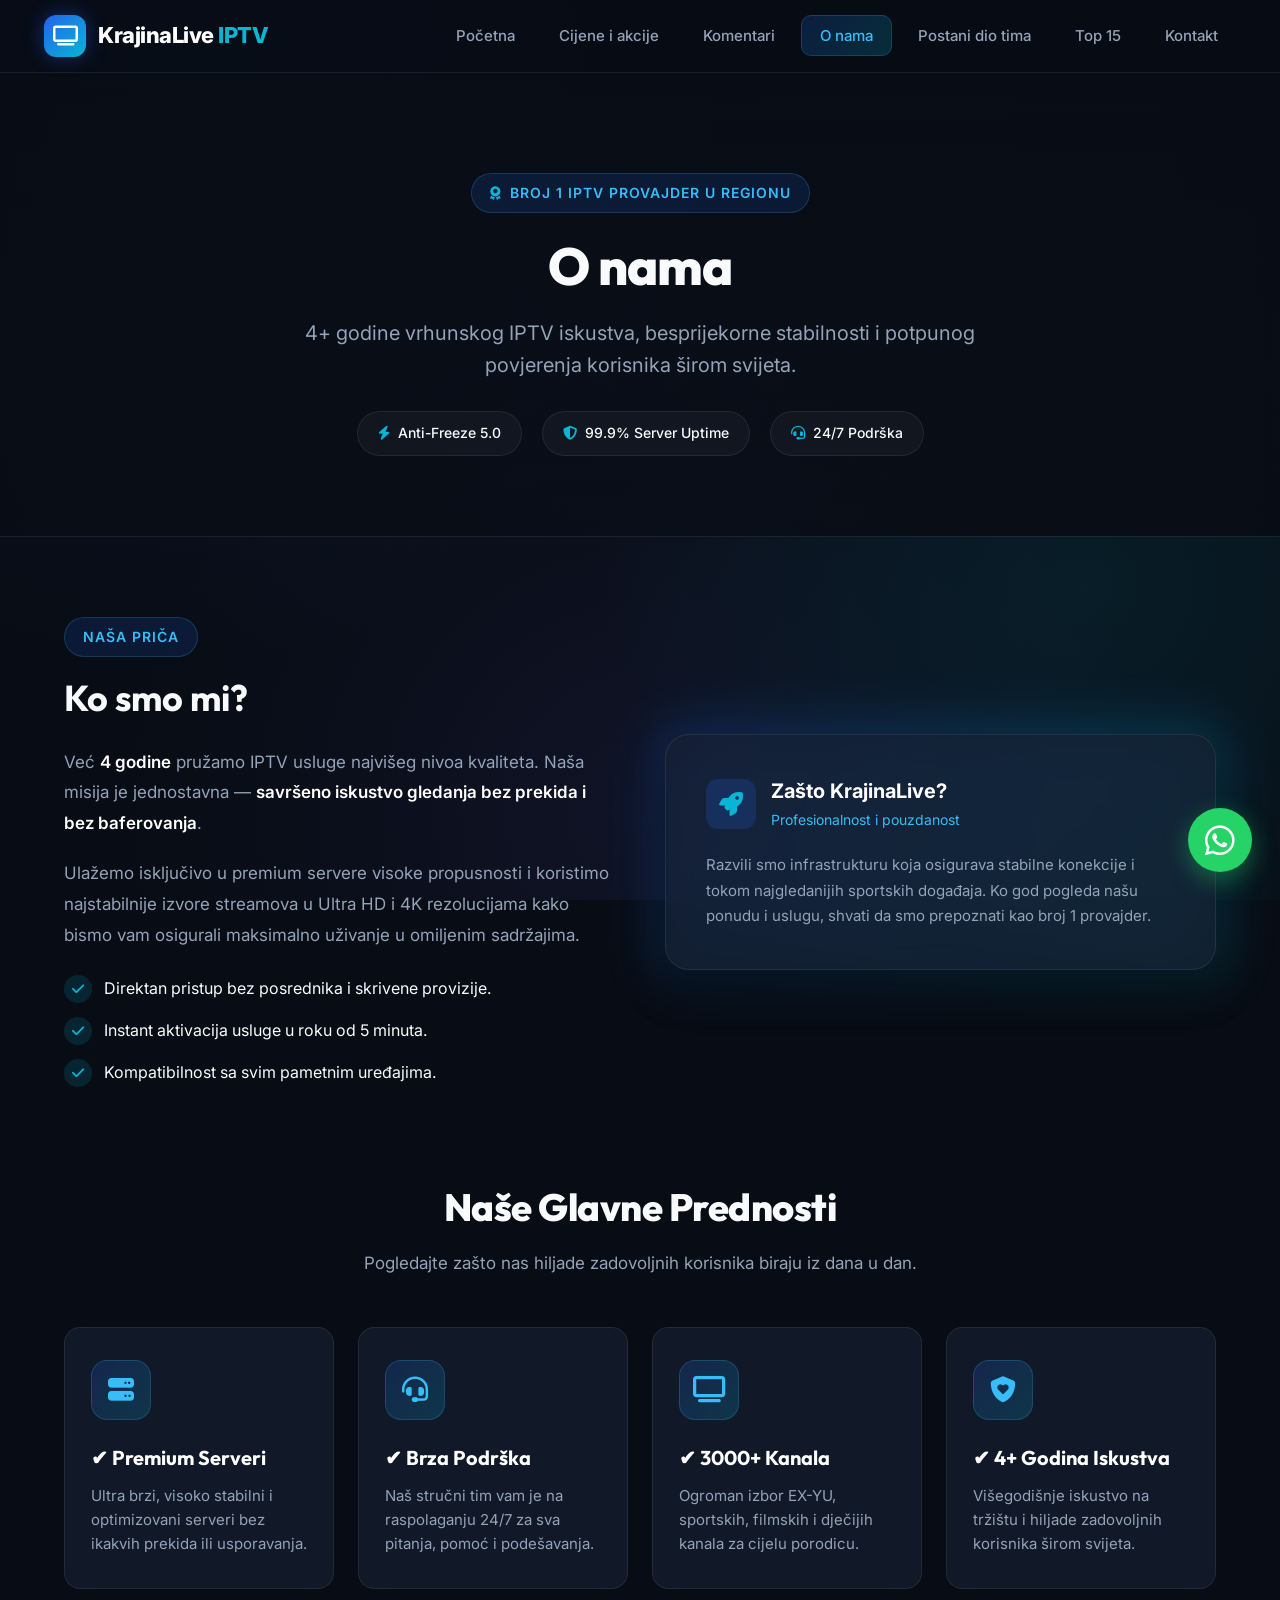
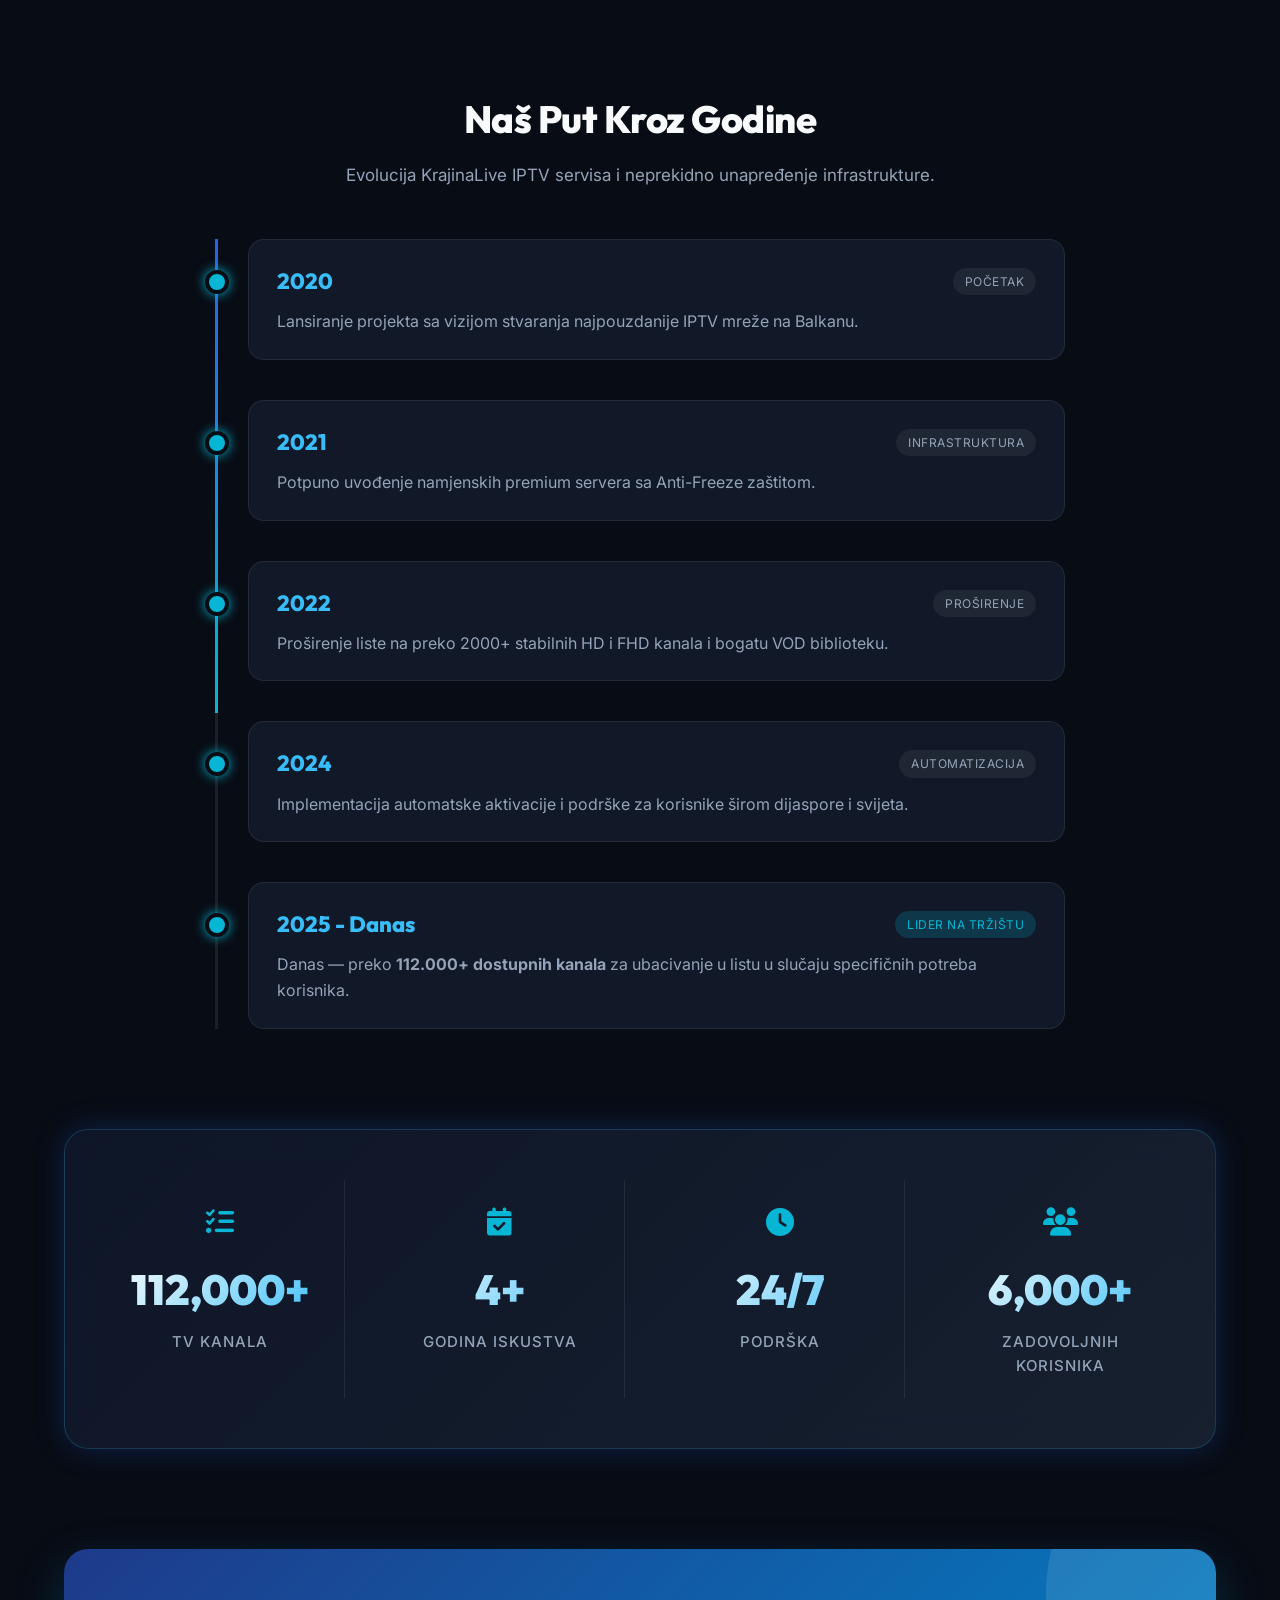
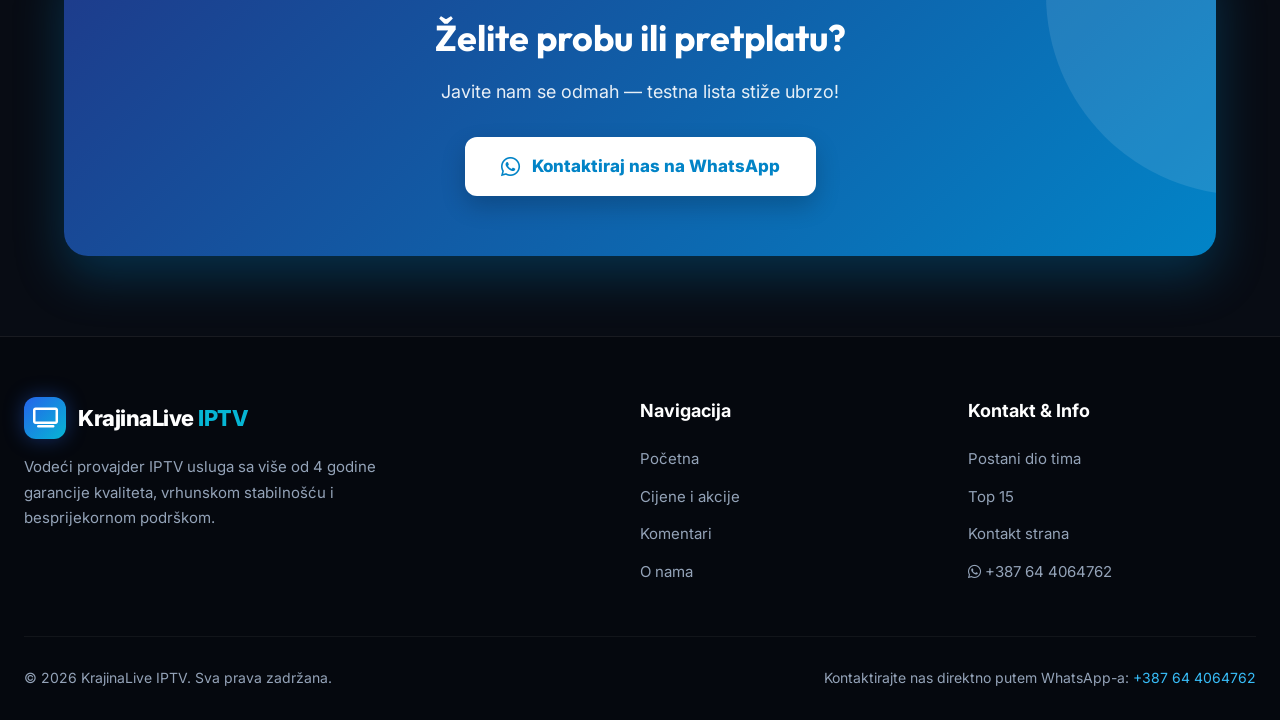
<file: onama.html>
<!DOCTYPE html>
<html lang="bs">
<head>
  <meta charset="UTF-8">
  <meta name="viewport" content="width=device-width, initial-scale=1.0">
  <title>O nama — KrajinaLive IPTV | Broj 1 IPTV Provajder</title>
  
  <!-- Google Fonts & FontAwesome Icons -->
  <link rel="preconnect" href="https://fonts.googleapis.com">
  <link rel="preconnect" href="https://fonts.gstatic.com" crossorigin>
  <link href="https://fonts.googleapis.com/css2?family=Inter:wght@300;400;500;600;700;800&family=Outfit:wght@400;600;700;800;900&display=swap" rel="stylesheet">
  <link rel="stylesheet" href="https://cdnjs.cloudflare.com/ajax/libs/font-awesome/6.5.1/css/all.min.css">

  <style>
    :root {
      --bg-dark: #080c14;
      --bg-surface: #0f172a;
      --bg-card: rgba(22, 31, 48, 0.7);
      --bg-card-hover: rgba(30, 41, 59, 0.85);
      --accent-blue: #2563eb;
      --accent-cyan: #06b6d4;
      --accent-light: #38bdf8;
      --accent-purple: #6366f1;
      --text-main: #f8fafc;
      --text-muted: #94a3b8;
      --border-glow: rgba(56, 189, 248, 0.2);
      --border-card: rgba(255, 255, 255, 0.08);
      --glow-shadow: 0 0 30px rgba(37, 99, 235, 0.25);
      --radius-lg: 16px;
      --radius-xl: 24px;
      --transition: all 0.35s cubic-bezier(0.4, 0, 0.2, 1);
    }

    * {
      box-sizing: border-box;
      margin: 0;
      padding: 0;
    }

    html {
      scroll-behavior: smooth;
    }

    body {
      font-family: 'Inter', sans-serif;
      background-color: var(--bg-dark);
      color: var(--text-main);
      line-height: 1.6;
      overflow-x: hidden;
      background-image: 
        radial-gradient(circle at 15% 15%, rgba(37, 99, 235, 0.12) 0%, transparent 40%),
        radial-gradient(circle at 85% 65%, rgba(6, 182, 212, 0.1) 0%, transparent 40%),
        radial-gradient(circle at 50% 90%, rgba(99, 102, 241, 0.08) 0%, transparent 50%);
      background-attachment: fixed;
    }

    /* TYPOGRAPHY */
    h1, h2, h3, .brand-title {
      font-family: 'Outfit', sans-serif;
    }

    .gradient-text {
      background: linear-gradient(135deg, #ffffff 0%, var(--accent-light) 50%, var(--accent-cyan) 100%);
      -webkit-background-clip: text;
      -webkit-text-fill-color: transparent;
    }

    /* NAVIGATION */
    .navbar {
      position: sticky;
      top: 0;
      z-index: 1000;
      background: rgba(8, 12, 20, 0.85);
      backdrop-filter: blur(20px);
      -webkit-backdrop-filter: blur(20px);
      border-bottom: 1px solid var(--border-card);
      padding: 15px 0;
      transition: var(--transition);
    }

    .nav-container {
      max-width: 1240px;
      margin: 0 auto;
      padding: 0 24px;
      display: flex;
      justify-content: space-between;
      align-items: center;
    }

    .logo {
      display: flex;
      align-items: center;
      gap: 12px;
      text-decoration: none;
    }

    .logo-icon {
      width: 42px;
      height: 42px;
      background: linear-gradient(135deg, var(--accent-blue), var(--accent-cyan));
      border-radius: 12px;
      display: flex;
      align-items: center;
      justify-content: center;
      color: #fff;
      font-size: 20px;
      box-shadow: 0 0 20px rgba(37, 99, 235, 0.4);
    }

    .logo-text {
      font-size: 22px;
      font-weight: 800;
      color: #fff;
      letter-spacing: -0.5px;
    }

    .logo-text span {
      color: var(--accent-cyan);
    }

    .nav-links {
      display: flex;
      gap: 8px;
      align-items: center;
      list-style: none;
    }

    .nav-links a {
      color: var(--text-muted);
      text-decoration: none;
      padding: 10px 18px;
      font-size: 15px;
      font-weight: 500;
      border-radius: 10px;
      transition: var(--transition);
    }

    .nav-links a:hover,
    .nav-links a.active {
      color: #fff;
      background: rgba(255, 255, 255, 0.06);
      border: 1px solid var(--border-glow);
    }

    .nav-links a.active {
      background: linear-gradient(135deg, rgba(37, 99, 235, 0.2), rgba(6, 182, 212, 0.2));
      color: var(--accent-light);
    }

    .menu-toggle {
      display: none;
      background: rgba(255, 255, 255, 0.05);
      border: 1px solid var(--border-card);
      color: #fff;
      font-size: 22px;
      padding: 10px 14px;
      border-radius: 10px;
      cursor: pointer;
      transition: var(--transition);
    }

    .menu-toggle:hover {
      background: var(--accent-blue);
    }

    /* HERO HEADER */
    .hero {
      position: relative;
      padding: 100px 24px 80px;
      text-align: center;
      background: linear-gradient(180deg, rgba(8, 12, 20, 0.4) 0%, rgba(15, 23, 42, 0.8) 100%),
                  url('https://images.unsplash.com/photo-1525182008055-f88b95ff7980?auto=format&fit=crop&w=1920&q=80') center/cover no-repeat;
      border-bottom: 1px solid var(--border-card);
      overflow: hidden;
    }

    .hero-overlay {
      position: absolute;
      inset: 0;
      background: radial-gradient(circle at center, rgba(8, 12, 20, 0.7) 0%, var(--bg-dark) 100%);
    }

    .hero-content {
      position: relative;
      z-index: 2;
      max-width: 900px;
      margin: 0 auto;
    }

    .badge-pill {
      display: inline-flex;
      align-items: center;
      gap: 8px;
      padding: 8px 18px;
      background: rgba(37, 99, 235, 0.15);
      border: 1px solid var(--border-glow);
      border-radius: 50px;
      color: var(--accent-light);
      font-size: 14px;
      font-weight: 600;
      margin-bottom: 24px;
      text-transform: uppercase;
      letter-spacing: 1px;
    }

    .badge-pill i {
      color: var(--accent-cyan);
    }

    .hero h1 {
      font-size: 52px;
      font-weight: 800;
      line-height: 1.15;
      margin-bottom: 20px;
      letter-spacing: -1px;
    }

    .hero p {
      font-size: 20px;
      color: var(--text-muted);
      max-width: 680px;
      margin: 0 auto 30px;
    }

    .hero-highlights {
      display: flex;
      justify-content: center;
      gap: 20px;
      flex-wrap: wrap;
      margin-top: 20px;
    }

    .chip {
      background: rgba(255, 255, 255, 0.04);
      backdrop-filter: blur(10px);
      border: 1px solid var(--border-card);
      padding: 10px 20px;
      border-radius: 30px;
      font-size: 14px;
      font-weight: 500;
      color: var(--text-main);
      display: flex;
      align-items: center;
      gap: 8px;
    }

    .chip i {
      color: var(--accent-cyan);
    }

    /* MAIN CONTAINER */
    .container {
      max-width: 1200px;
      margin: 0 auto;
      padding: 80px 24px;
    }

    .section-title {
      text-align: center;
      margin-bottom: 50px;
    }

    .section-title h2 {
      font-size: 38px;
      font-weight: 800;
      margin-bottom: 12px;
      letter-spacing: -0.5px;
    }

    .section-title p {
      font-size: 17px;
      color: var(--text-muted);
      max-width: 600px;
      margin: 0 auto;
    }

    /* ABOUT STORY / MISSION */
    .about-grid {
      display: grid;
      grid-template-columns: 1fr 1fr;
      gap: 50px;
      align-items: center;
      margin-bottom: 90px;
    }

    .about-card-wrapper {
      position: relative;
    }

    .about-card-wrapper::before {
      content: '';
      position: absolute;
      inset: -10px;
      background: linear-gradient(135deg, var(--accent-blue), var(--accent-cyan));
      border-radius: var(--radius-xl);
      filter: blur(25px);
      opacity: 0.25;
      z-index: 0;
    }

    .about-card {
      position: relative;
      z-index: 1;
      background: var(--bg-card);
      backdrop-filter: blur(16px);
      border: 1px solid var(--border-card);
      border-radius: var(--radius-xl);
      padding: 40px;
      box-shadow: 0 20px 40px rgba(0, 0, 0, 0.4);
    }

    .about-card h3 {
      font-size: 26px;
      margin-bottom: 16px;
      color: #fff;
    }

    .about-text p {
      font-size: 17px;
      color: var(--text-muted);
      line-height: 1.8;
      margin-bottom: 20px;
    }

    .about-text p strong {
      color: #fff;
      font-weight: 600;
    }

    .feature-tags {
      display: flex;
      flex-direction: column;
      gap: 14px;
      margin-top: 25px;
    }

    .feature-tag-item {
      display: flex;
      align-items: center;
      gap: 12px;
      font-size: 16px;
      color: var(--text-main);
    }

    .feature-tag-item i {
      width: 28px;
      height: 28px;
      background: rgba(6, 182, 212, 0.15);
      border-radius: 50%;
      display: flex;
      align-items: center;
      justify-content: center;
      color: var(--accent-cyan);
      font-size: 14px;
    }

    /* CARDS GRID */
    .cards-grid {
      display: grid;
      grid-template-columns: repeat(auto-fit, minmax(260px, 1fr));
      gap: 24px;
      margin-bottom: 100px;
    }

    .card {
      background: var(--bg-card);
      backdrop-filter: blur(16px);
      border: 1px solid var(--border-card);
      padding: 32px 26px;
      border-radius: var(--radius-lg);
      text-align: left;
      transition: var(--transition);
      position: relative;
      overflow: hidden;
    }

    .card::before {
      content: '';
      position: absolute;
      top: 0;
      left: 0;
      width: 100%;
      height: 3px;
      background: linear-gradient(90deg, var(--accent-blue), var(--accent-cyan));
      opacity: 0;
      transition: var(--transition);
    }

    .card:hover {
      transform: translateY(-8px);
      background: var(--bg-card-hover);
      border-color: var(--border-glow);
      box-shadow: var(--glow-shadow);
    }

    .card:hover::before {
      opacity: 1;
    }

    .card-icon {
      width: 60px;
      height: 60px;
      background: linear-gradient(135deg, rgba(37, 99, 235, 0.2), rgba(6, 182, 212, 0.2));
      border: 1px solid var(--border-glow);
      border-radius: 16px;
      display: flex;
      align-items: center;
      justify-content: center;
      font-size: 26px;
      color: var(--accent-light);
      margin-bottom: 22px;
    }

    .card h3 {
      font-size: 20px;
      margin-bottom: 10px;
      color: #fff;
    }

    .card p {
      color: var(--text-muted);
      font-size: 15px;
      line-height: 1.6;
    }

    /* TIMELINE */
    .timeline-section {
      margin-bottom: 100px;
      position: relative;
    }

    .timeline {
      position: relative;
      max-width: 850px;
      margin: 0 auto;
      padding-left: 30px;
      border-left: 3px solid var(--border-card);
    }

    .timeline::before {
      content: '';
      position: absolute;
      top: 0;
      left: -3px;
      width: 3px;
      height: 60%;
      background: linear-gradient(180deg, var(--accent-blue), var(--accent-cyan));
    }

    .t-item {
      position: relative;
      margin-bottom: 40px;
      padding: 24px 28px;
      background: var(--bg-card);
      border: 1px solid var(--border-card);
      border-radius: var(--radius-lg);
      transition: var(--transition);
    }

    .t-item:hover {
      border-color: var(--border-glow);
      transform: translateX(6px);
      background: var(--bg-card-hover);
    }

    .t-item::before {
      content: '';
      position: absolute;
      left: -44px;
      top: 30px;
      width: 16px;
      height: 16px;
      border-radius: 50%;
      background: var(--accent-cyan);
      border: 4px solid var(--bg-dark);
      box-shadow: 0 0 12px var(--accent-cyan);
    }

    .t-item-header {
      display: flex;
      align-items: center;
      justify-content: space-between;
      margin-bottom: 10px;
    }

    .t-item h3 {
      font-size: 22px;
      color: var(--accent-light);
      font-weight: 800;
    }

    .t-badge {
      font-size: 12px;
      background: rgba(255, 255, 255, 0.06);
      padding: 4px 12px;
      border-radius: 20px;
      color: var(--text-muted);
      text-transform: uppercase;
      letter-spacing: 0.5px;
    }

    .t-item p {
      color: var(--text-muted);
      font-size: 16px;
    }

    /* STATS COUNTER */
    .stats-container {
      background: linear-gradient(135deg, rgba(15, 23, 42, 0.9), rgba(30, 41, 59, 0.7));
      backdrop-filter: blur(20px);
      border: 1px solid var(--border-glow);
      border-radius: var(--radius-xl);
      padding: 50px 30px;
      margin-bottom: 100px;
      box-shadow: var(--glow-shadow);
    }

    .stats {
      display: grid;
      grid-template-columns: repeat(auto-fit, minmax(200px, 1fr));
      gap: 30px;
      text-align: center;
    }

    .stat {
      padding: 20px;
      border-right: 1px solid var(--border-card);
    }

    .stat:last-child {
      border-right: none;
    }

    .stat-icon {
      font-size: 28px;
      color: var(--accent-cyan);
      margin-bottom: 12px;
    }

    .stat h3 {
      font-size: 42px;
      font-weight: 900;
      background: linear-gradient(135deg, #fff, var(--accent-light));
      -webkit-background-clip: text;
      -webkit-text-fill-color: transparent;
      margin-bottom: 6px;
    }

    .stat p {
      color: var(--text-muted);
      font-size: 15px;
      font-weight: 500;
      text-transform: uppercase;
      letter-spacing: 1px;
    }

    /* CTA BOX */
    .cta {
      background: linear-gradient(135deg, #1e3a8a 0%, #0284c7 100%);
      padding: 60px 40px;
      border-radius: var(--radius-xl);
      text-align: center;
      position: relative;
      overflow: hidden;
      box-shadow: 0 20px 50px rgba(2, 132, 199, 0.3);
    }

    .cta::after {
      content: '';
      position: absolute;
      top: -50%;
      right: -20%;
      width: 400px;
      height: 400px;
      background: rgba(255, 255, 255, 0.1);
      border-radius: 50%;
      pointer-events: none;
    }

    .cta h2 {
      font-size: 36px;
      color: #fff;
      margin-bottom: 12px;
    }

    .cta p {
      font-size: 18px;
      color: rgba(255, 255, 255, 0.9);
      margin-bottom: 30px;
    }

    .cta-btn {
      display: inline-flex;
      align-items: center;
      gap: 12px;
      background: #ffffff;
      color: #0284c7;
      padding: 16px 36px;
      border-radius: 12px;
      text-decoration: none;
      font-weight: 800;
      font-size: 17px;
      transition: var(--transition);
      box-shadow: 0 10px 25px rgba(0, 0, 0, 0.2);
    }

    .cta-btn:hover {
      transform: translateY(-4px) scale(1.02);
      background: #f8fafc;
      box-shadow: 0 15px 35px rgba(0, 0, 0, 0.3);
      color: #0369a1;
    }

    /* FOOTER */
    footer {
      background: #05080e;
      border-top: 1px solid var(--border-card);
      padding: 60px 24px 30px;
      color: var(--text-muted);
    }

    .footer-container {
      max-width: 1240px;
      margin: 0 auto;
      display: grid;
      grid-template-columns: 2fr 1fr 1fr;
      gap: 40px;
      margin-bottom: 40px;
    }

    .footer-brand p {
      margin-top: 15px;
      font-size: 15px;
      max-width: 360px;
      line-height: 1.7;
    }

    .footer-title {
      color: #fff;
      font-size: 18px;
      margin-bottom: 20px;
      font-weight: 700;
    }

    .footer-links {
      list-style: none;
    }

    .footer-links li {
      margin-bottom: 12px;
    }

    .footer-links a {
      color: var(--text-muted);
      text-decoration: none;
      transition: var(--transition);
      font-size: 15px;
    }

    .footer-links a:hover {
      color: var(--accent-light);
      padding-left: 5px;
    }

    .footer-bottom {
      max-width: 1240px;
      margin: 0 auto;
      padding-top: 30px;
      border-top: 1px solid rgba(255, 255, 255, 0.05);
      display: flex;
      justify-content: space-between;
      align-items: center;
      flex-wrap: wrap;
      gap: 15px;
      font-size: 14px;
    }

    .footer-bottom a {
      color: var(--accent-light);
      text-decoration: none;
    }

    /* WHATSAPP FLOATING BUTTON */
    .wa-float {
      position: fixed;
      bottom: 28px;
      right: 28px;
      background: #25d366;
      color: white;
      width: 64px;
      height: 64px;
      border-radius: 50%;
      display: flex;
      align-items: center;
      justify-content: center;
      font-size: 34px;
      text-decoration: none;
      z-index: 999;
      box-shadow: 0 8px 25px rgba(37, 211, 102, 0.4);
      transition: var(--transition);
      animation: pulse 2s infinite;
    }

    .wa-float:hover {
      transform: scale(1.1);
      box-shadow: 0 12px 30px rgba(37, 211, 102, 0.6);
    }

    @keyframes pulse {
      0% { box-shadow: 0 0 0 0 rgba(37, 211, 102, 0.7); }
      70% { box-shadow: 0 0 0 18px rgba(37, 211, 102, 0); }
      100% { box-shadow: 0 0 0 0 rgba(37, 211, 102, 0); }
    }

    /* FADE ANIMATION */
    .fade {
      opacity: 0;
      transform: translateY(30px);
      transition: opacity 0.8s ease-out, transform 0.8s ease-out;
    }

    .fade.visible {
      opacity: 1;
      transform: translateY(0);
    }

    /* RESPONSIVE DESIGN */
    @media (max-width: 992px) {
      .about-grid {
        grid-template-columns: 1fr;
        gap: 40px;
      }
      .footer-container {
        grid-template-columns: 1fr 1fr;
      }
      .stats {
        grid-template-columns: 1fr 1fr;
      }
      .stat {
        border-right: none;
        border-bottom: 1px solid var(--border-card);
        padding-bottom: 25px;
      }
      .stat:last-child, .stat:nth-last-child(2) {
        border-bottom: none;
      }
    }

    @media (max-width: 768px) {
      .menu-toggle {
        display: block;
      }

      .nav-links {
        position: fixed;
        top: 73px;
        left: 0;
        right: 0;
        background: rgba(8, 12, 20, 0.98);
        backdrop-filter: blur(20px);
        flex-direction: column;
        padding: 24px;
        gap: 12px;
        border-bottom: 1px solid var(--border-card);
        transform: translateY(-150%);
        transition: transform 0.4s ease;
      }

      .nav-links.show {
        transform: translateY(0);
      }

      .nav-links a {
        width: 100%;
        text-align: center;
        padding: 12px;
      }

      .hero h1 {
        font-size: 36px;
      }

      .hero p {
        font-size: 16px;
      }

      .cta h2 {
        font-size: 28px;
      }

      .footer-container {
        grid-template-columns: 1fr;
      }

      .timeline {
        padding-left: 20px;
      }

      .t-item::before {
        left: -32px;
      }
    }
  </style>
</head>

<body>

  <!-- NAVIGATION -->
  <nav class="navbar">
    <div class="nav-container">
      <a href="index.html" class="logo">
        <div class="logo-icon"><i class="fa-solid => fa-tv"></i></div>
        <div class="logo-text">KrajinaLive <span>IPTV</span></div>
      </a>

      <button class="menu-toggle" id="menuToggle" aria-label="Navigacija">
        <i class="fa-solid fa-bars"></i>
      </button>

      <ul class="nav-links" id="mainMenu">
        <li><a href="index.html">Početna</a></li>
        <li><a href="cijene.html">Cijene i akcije</a></li>
        <li><a href="komentari.html">Komentari</a></li>
        <li><a href="onama.html" class="active">O nama</a></li>
        <li><a href="tim.html">Postani dio tima</a></li>
        <li><a href="top15.html">Top 15</a></li>
        <li><a href="kontakt.html">Kontakt</a></li>
      </ul>
    </div>
  </nav>

  <!-- HERO HEADER -->
  <header class="hero">
    <div class="hero-overlay"></div>
    <div class="hero-content fade">
      <div class="badge-pill">
        <i class="fa-solid fa-award"></i> Broj 1 IPTV Provajder u Regionu
      </div>
      <h1>O nama</h1>
      <p>4+ godine vrhunskog IPTV iskustva, besprijekorne stabilnosti i potpunog povjerenja korisnika širom svijeta.</p>
      
      <div class="hero-highlights">
        <div class="chip"><i class="fa-solid fa-bolt"></i> Anti-Freeze 5.0</div>
        <div class="chip"><i class="fa-solid fa-shield-halved"></i> 99.9% Server Uptime</div>
        <div class="chip"><i class="fa-solid fa-headset"></i> 24/7 Podrška</div>
      </div>
    </div>
  </header>

  <div class="container">

    <!-- ABOUT / MISSION SECTION -->
    <section class="about-grid fade">
      <div class="about-text">
        <div class="badge-pill" style="margin-bottom: 12px;">Naša Priča</div>
        <h2 style="font-size: 36px; margin-bottom: 20px;">Ko smo mi?</h2>
        <p>
          Već <strong>4 godine</strong> pružamo IPTV usluge najvišeg nivoa kvaliteta. Naša misija je jednostavna — <strong>savršeno iskustvo gledanja bez prekida i bez baferovanja</strong>.
        </p>
        <p>
          Ulažemo isključivo u premium servere visoke propusnosti i koristimo najstabilnije izvore streamova u Ultra HD i 4K rezolucijama kako bismo vam osigurali maksimalno uživanje u omiljenim sadržajima.
        </p>
        <div class="feature-tags">
          <div class="feature-tag-item">
            <i class="fa-solid fa-check"></i>
            <span>Direktan pristup bez posrednika i skrivene provizije.</span>
          </div>
          <div class="feature-tag-item">
            <i class="fa-solid fa-check"></i>
            <span>Instant aktivacija usluge u roku od 5 minuta.</span>
          </div>
          <div class="feature-tag-item">
            <i class="fa-solid fa-check"></i>
            <span>Kompatibilnost sa svim pametnim uređajima.</span>
          </div>
        </div>
      </div>

      <div class="about-card-wrapper">
        <div class="about-card">
          <div style="display: flex; align-items: center; gap: 15px; margin-bottom: 20px;">
            <div style="width: 50px; height: 50px; background: rgba(37, 99, 235, 0.2); border-radius: 12px; display: flex; align-items: center; justify-content: center; color: var(--accent-cyan); font-size: 24px;">
              <i class="fa-solid fa-rocket"></i>
            </div>
            <div>
              <h4 style="color: #fff; font-size: 20px;">Zašto KrajinaLive?</h4>
              <span style="color: var(--accent-light); font-size: 14px;">Profesionalnost i pouzdanost</span>
            </div>
          </div>
          <p style="color: var(--text-muted); font-size: 15px; line-height: 1.7;">
            Razvili smo infrastrukturu koja osigurava stabilne konekcije i tokom najgledanijih sportskih događaja. Ko god pogleda našu ponudu i uslugu, shvati da smo prepoznati kao broj 1 provajder.
          </p>
        </div>
      </div>
    </section>

    <!-- FEATURES CARDS -->
    <section>
      <div class="section-title fade">
        <h2>Naše Glavne Prednosti</h2>
        <p>Pogledajte zašto nas hiljade zadovoljnih korisnika biraju iz dana u dan.</p>
      </div>

      <div class="cards-grid fade">
        <div class="card">
          <div class="card-icon"><i class="fa-solid fa-server"></i></div>
          <h3>✔ Premium Serveri</h3>
          <p>Ultra brzi, visoko stabilni i optimizovani serveri bez ikakvih prekida ili usporavanja.</p>
        </div>

        <div class="card">
          <div class="card-icon"><i class="fa-solid fa-headset"></i></div>
          <h3>✔ Brza Podrška</h3>
          <p>Naš stručni tim vam je na raspolaganju 24/7 za sva pitanja, pomoć i podešavanja.</p>
        </div>

        <div class="card">
          <div class="card-icon"><i class="fa-solid fa-tv"></i></div>
          <h3>✔ 3000+ Kanala</h3>
          <p>Ogroman izbor EX-YU, sportskih, filmskih i dječijih kanala za cijelu porodicu.</p>
        </div>

        <div class="card">
          <div class="card-icon"><i class="fa-solid fa-shield-heart"></i></div>
          <h3>✔ 4+ Godina Iskustva</h3>
          <p>Višegodišnje iskustvo na tržištu i hiljade zadovoljnih korisnika širom svijeta.</p>
        </div>
      </div>
    </section>

    <!-- TIMELINE SECTION -->
    <section class="timeline-section">
      <div class="section-title fade">
        <h2>Naš Put Kroz Godine</h2>
        <p>Evolucija KrajinaLive IPTV servisa i neprekidno unapređenje infrastrukture.</p>
      </div>

      <div class="timeline fade">
        <div class="t-item">
          <div class="t-item-header">
            <h3>2020</h3>
            <span class="t-badge">Početak</span>
          </div>
          <p>Lansiranje projekta sa vizijom stvaranja najpouzdanije IPTV mreže na Balkanu.</p>
        </div>

        <div class="t-item">
          <div class="t-item-header">
            <h3>2021</h3>
            <span class="t-badge">Infrastruktura</span>
          </div>
          <p>Potpuno uvođenje namjenskih premium servera sa Anti-Freeze zaštitom.</p>
        </div>

        <div class="t-item">
          <div class="t-item-header">
            <h3>2022</h3>
            <span class="t-badge">Proširenje</span>
          </div>
          <p>Proširenje liste na preko 2000+ stabilnih HD i FHD kanala i bogatu VOD biblioteku.</p>
        </div>

        <div class="t-item">
          <div class="t-item-header">
            <h3>2024</h3>
            <span class="t-badge">Automatizacija</span>
          </div>
          <p>Implementacija automatske aktivacije i podrške za korisnike širom dijaspore i svijeta.</p>
        </div>

        <div class="t-item">
          <div class="t-item-header">
            <h3>2025 - Danas</h3>
            <span class="t-badge" style="background: rgba(6, 182, 212, 0.2); color: var(--accent-cyan);">Lider na tržištu</span>
          </div>
          <p>Danas — preko <strong>112.000+ dostupnih kanala</strong> za ubacivanje u listu u slučaju specifičnih potreba korisnika.</p>
        </div>
      </div>
    </section>

    <!-- STATS COUNTER -->
    <section class="stats-container fade">
      <div class="stats">
        <div class="stat">
          <div class="stat-icon"><i class="fa-solid fa-list-check"></i></div>
          <h3 class="counter" data-target="112000">112,000+</h3>
          <p>TV Kanala</p>
        </div>

        <div class="stat">
          <div class="stat-icon"><i class="fa-solid fa-calendar-check"></i></div>
          <h3>4+</h3>
          <p>Godina Iskustva</p>
        </div>

        <div class="stat">
          <div class="stat-icon"><i class="fa-solid fa-clock"></i></div>
          <h3>24/7</h3>
          <p>Podrška</p>
        </div>

        <div class="stat">
          <div class="stat-icon"><i class="fa-solid fa-users"></i></div>
          <h3 class="counter" data-target="6000">6,000+</h3>
          <p>Zadovoljnih Korisnika</p>
        </div>
      </div>
    </section>

    <!-- CTA BANNER -->
    <section class="cta fade">
      <h2>Želite probu ili pretplatu?</h2>
      <p>Javite nam se odmah — testna lista stiže ubrzo!</p>
      <a href="https://wa.me/387644064762" target="_blank" class="cta-btn">
        <i class="fa-brands fa-whatsapp" style="font-size: 22px;"></i> Kontaktiraj nas na WhatsApp
      </a>
    </section>

  </div>

  <!-- FOOTER -->
  <footer>
    <div class="footer-container">
      <div class="footer-brand">
        <a href="index.html" class="logo">
          <div class="logo-icon"><i class="fa-solid fa-tv"></i></div>
          <div class="logo-text">KrajinaLive <span>IPTV</span></div>
        </a>
        <p>Vodeći provajder IPTV usluga sa više od 4 godine garancije kvaliteta, vrhunskom stabilnošću i besprijekornom podrškom.</p>
      </div>

      <div>
        <h4 class="footer-title">Navigacija</h4>
        <ul class="footer-links">
          <li><a href="index.html">Početna</a></li>
          <li><a href="cijene.html">Cijene i akcije</a></li>
          <li><a href="komentari.html">Komentari</a></li>
          <li><a href="onama.html">O nama</a></li>
        </ul>
      </div>

      <div>
        <h4 class="footer-title">Kontakt & Info</h4>
        <ul class="footer-links">
          <li><a href="tim.html">Postani dio tima</a></li>
          <li><a href="top15.html">Top 15</a></li>
          <li><a href="kontakt.html">Kontakt strana</a></li>
          <li><a href="https://wa.me/387644064762" target="_blank"><i class="fa-brands fa-whatsapp"></i> +387 64 4064762</a></li>
        </ul>
      </div>
    </div>

    <div class="footer-bottom">
      <p>&copy; 2026 KrajinaLive IPTV. Sva prava zadržana.</p>
      <p>Kontaktirajte nas direktno putem WhatsApp-a: <a href="https://wa.me/387644064762" target="_blank">+387 64 4064762</a></p>
    </div>
  </footer>

  <!-- FLOATING WHATSAPP BUTTON -->
  <a class="wa-float" href="https://wa.me/387644064762" target="_blank" aria-label="Kontaktirajte nas na WhatsApp">
    <i class="fa-brands fa-whatsapp"></i>
  </a>

  <!-- JAVASCRIPT -->
  <script>
    // MOBILE NAVIGATION TOGGLE
    const menuToggle = document.getElementById('menuToggle');
    const mainMenu = document.getElementById('mainMenu');

    menuToggle.addEventListener('click', () => {
      mainMenu.classList.toggle('show');
      const icon = menuToggle.querySelector('i');
      if (mainMenu.classList.contains('show')) {
        icon.classList.remove('fa-bars');
        icon.classList.add('fa-xmark');
      } else {
        icon.classList.remove('fa-xmark');
        icon.classList.add('fa-bars');
      }
    });

    // SCROLL ANIMATION (INTERSECTION OBSERVER)
    const fadeElements = document.querySelectorAll('.fade');

    const observerOptions = {
      root: null,
      rootMargin: '0px',
      threshold: 0.15
    };

    const observer = new IntersectionObserver((entries, observer) => {
      entries.forEach(entry => {
        if (entry.isIntersecting) {
          entry.target.classList.add('visible');
          observer.unobserve(entry.target);
        }
      });
    }, observerOptions);

    fadeElements.forEach(el => observer.observe(el));
  </script>

</body>
</html>
</file>
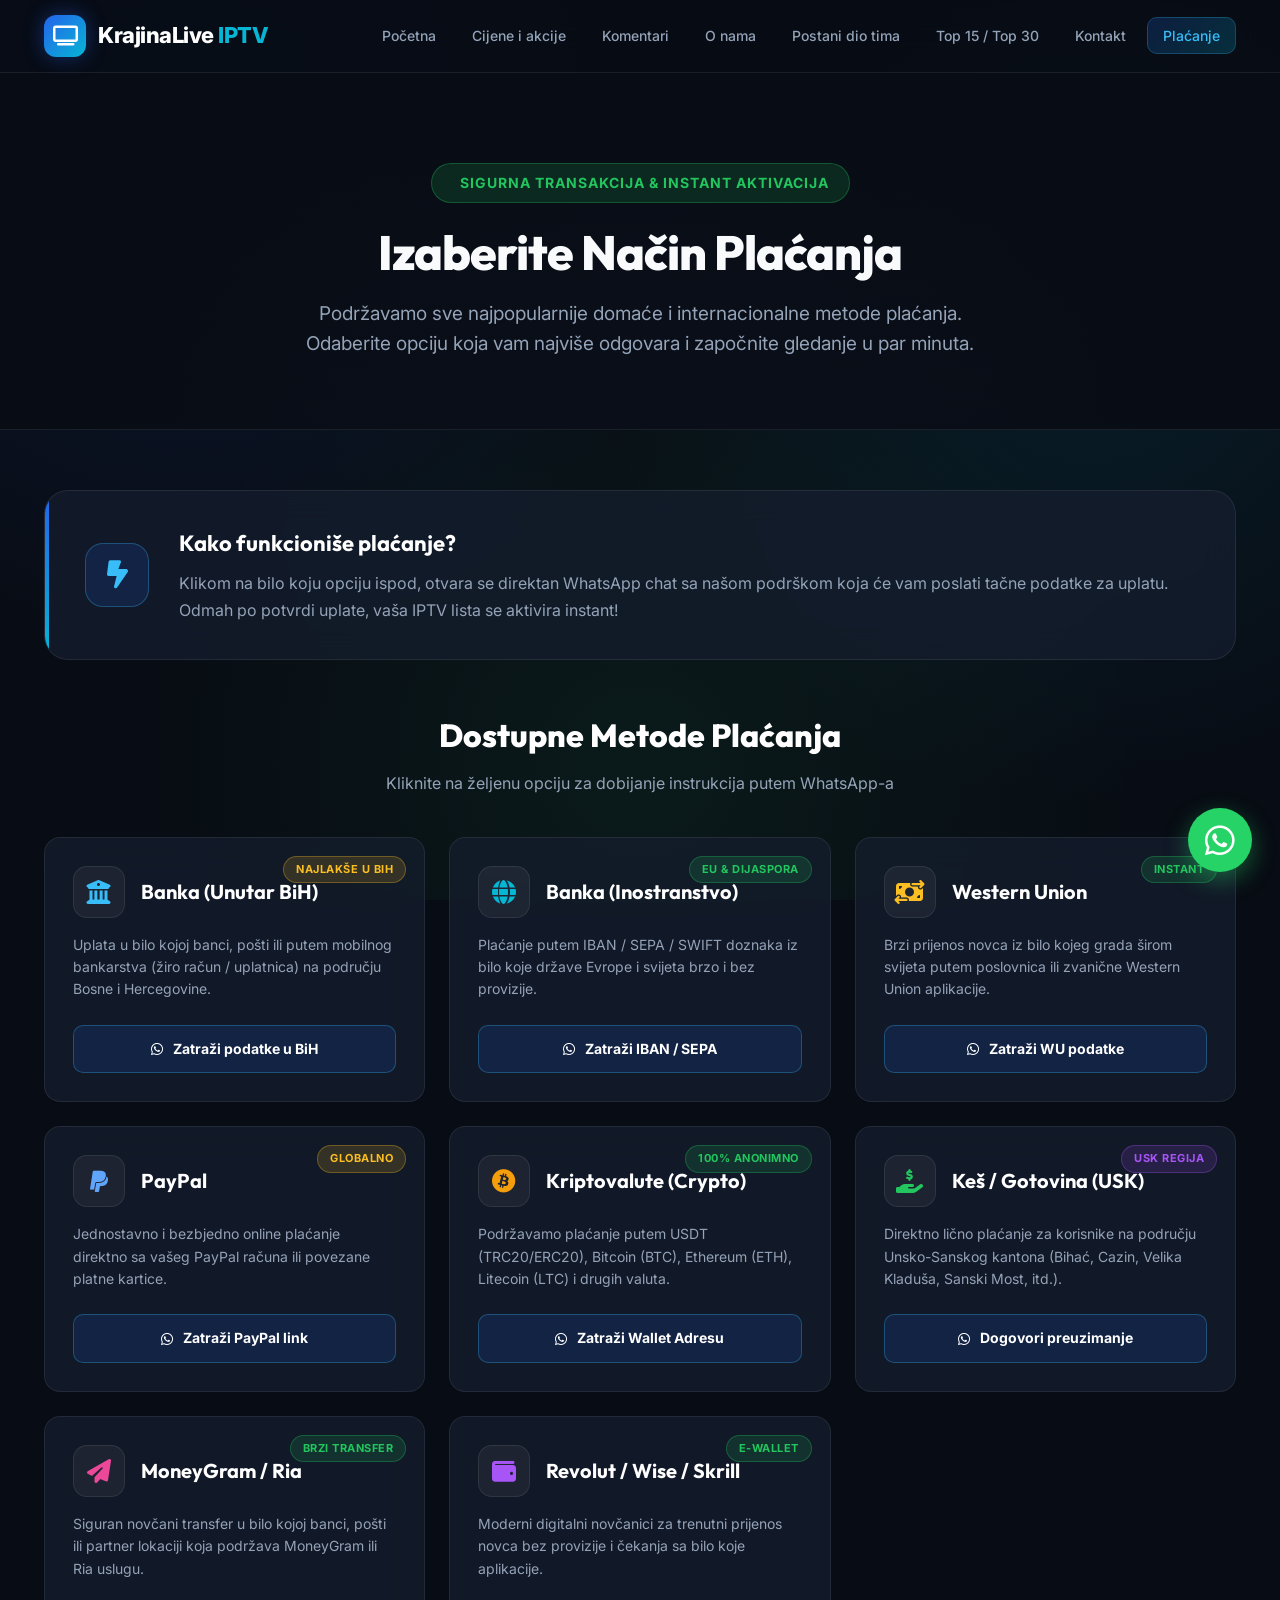
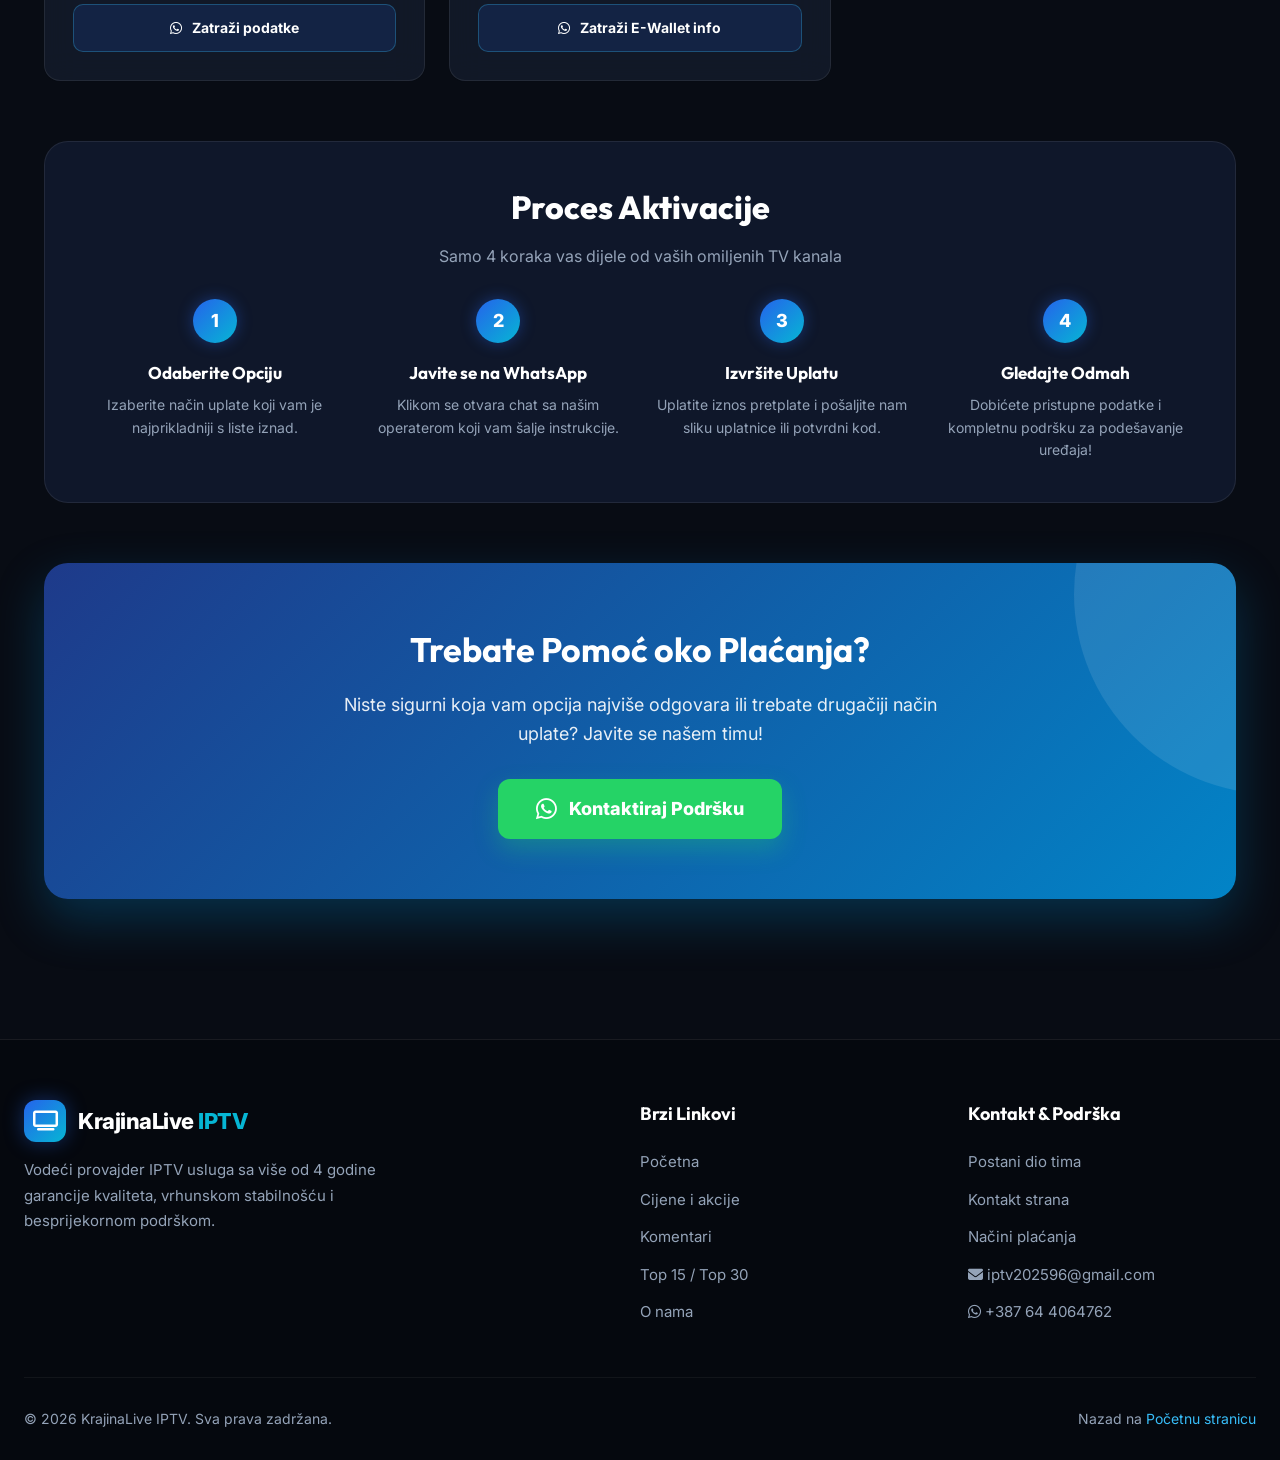
<file: placanje.html>
<!DOCTYPE html>
<html lang="bs">
<head>
  <meta charset="UTF-8">
  <meta name="viewport" content="width=device-width, initial-scale=1.0">
  <title>Načini Plaćanja - KrajinaLive IPTV | Sigurno i Brzo Plaćanje</title>
  
  <!-- Google Fonts & FontAwesome Icons -->
  <link rel="preconnect" href="https://fonts.googleapis.com">
  <link rel="preconnect" href="https://fonts.gstatic.com" crossorigin>
  <link href="https://fonts.googleapis.com/css2?family=Inter:wght@300;400;500;600;700;800&family=Outfit:wght@400;600;700;800;900&display=swap" rel="stylesheet">
  <link rel="stylesheet" href="https://cdnjs.cloudflare.com/ajax/libs/font-awesome/6.5.1/css/all.min.css">

  <style>
    :root {
      --bg-dark: #080c14;
      --bg-surface: #0f172a;
      --bg-card: rgba(22, 31, 48, 0.7);
      --bg-card-hover: rgba(30, 41, 59, 0.9);
      --accent-blue: #2563eb;
      --accent-cyan: #06b6d4;
      --accent-light: #38bdf8;
      --accent-gold: #fbbf24;
      --accent-green: #22c55e;
      --accent-purple: #a855f7;
      --text-main: #f8fafc;
      --text-muted: #94a3b8;
      --border-glow: rgba(56, 189, 248, 0.25);
      --border-card: rgba(255, 255, 255, 0.08);
      --glow-shadow: 0 0 35px rgba(37, 99, 235, 0.25);
      --radius-lg: 16px;
      --radius-xl: 24px;
      --transition: all 0.35s cubic-bezier(0.4, 0, 0.2, 1);
    }

    * {
      box-sizing: border-box;
      margin: 0;
      padding: 0;
    }

    html {
      scroll-behavior: smooth;
    }

    body {
      font-family: 'Inter', sans-serif;
      background-color: var(--bg-dark);
      color: var(--text-main);
      line-height: 1.6;
      overflow-x: hidden;
      background-image: 
        radial-gradient(circle at 15% 15%, rgba(37, 99, 235, 0.12) 0%, transparent 40%),
        radial-gradient(circle at 85% 35%, rgba(6, 182, 212, 0.1) 0%, transparent 40%),
        radial-gradient(circle at 50% 85%, rgba(34, 197, 94, 0.08) 0%, transparent 50%);
      background-attachment: fixed;
    }

    /* TYPOGRAPHY */
    h1, h2, h3, h4, .brand-title {
      font-family: 'Outfit', sans-serif;
    }

    .gradient-text {
      background: linear-gradient(135deg, #ffffff 0%, var(--accent-light) 50%, var(--accent-cyan) 100%);
      -webkit-background-clip: text;
      -webkit-text-fill-color: transparent;
    }

    /* NAVIGATION */
    .navbar {
      position: sticky;
      top: 0;
      z-index: 1000;
      background: rgba(8, 12, 20, 0.85);
      backdrop-filter: blur(20px);
      -webkit-backdrop-filter: blur(20px);
      border-bottom: 1px solid var(--border-card);
      padding: 15px 0;
      transition: var(--transition);
    }

    .nav-container {
      max-width: 1240px;
      margin: 0 auto;
      padding: 0 24px;
      display: flex;
      justify-content: space-between;
      align-items: center;
    }

    .logo {
      display: flex;
      align-items: center;
      gap: 12px;
      text-decoration: none;
    }

    .logo-icon {
      width: 42px;
      height: 42px;
      background: linear-gradient(135deg, var(--accent-blue), var(--accent-cyan));
      border-radius: 12px;
      display: flex;
      align-items: center;
      justify-content: center;
      color: #fff;
      font-size: 20px;
      box-shadow: 0 0 20px rgba(37, 99, 235, 0.4);
    }

    .logo-text {
      font-size: 22px;
      font-weight: 800;
      color: #fff;
      letter-spacing: -0.5px;
    }

    .logo-text span {
      color: var(--accent-cyan);
    }

    .nav-links {
      display: flex;
      gap: 6px;
      align-items: center;
      list-style: none;
    }

    .nav-links a {
      color: var(--text-muted);
      text-decoration: none;
      padding: 9px 15px;
      font-size: 14px;
      font-weight: 500;
      border-radius: 10px;
      transition: var(--transition);
      white-space: nowrap;
    }

    .nav-links a:hover,
    .nav-links a.active {
      color: #fff;
      background: rgba(255, 255, 255, 0.06);
      border: 1px solid var(--border-glow);
    }

    .nav-links a.active {
      background: linear-gradient(135deg, rgba(37, 99, 235, 0.2), rgba(6, 182, 212, 0.2));
      color: var(--accent-light);
    }

    .menu-toggle {
      display: none;
      background: rgba(255, 255, 255, 0.05);
      border: 1px solid var(--border-card);
      color: #fff;
      font-size: 22px;
      padding: 10px 14px;
      border-radius: 10px;
      cursor: pointer;
      transition: var(--transition);
    }

    .menu-toggle:hover {
      background: var(--accent-blue);
    }

    /* HERO HEADER */
    .hero {
      position: relative;
      padding: 90px 24px 70px;
      text-align: center;
      background: linear-gradient(180deg, rgba(8, 12, 20, 0.8) 0%, rgba(15, 23, 42, 0.95) 100%),
                  url('https://images.unsplash.com/photo-1559526324-4b87b5e36e44?auto=format&fit=crop&w=1920&q=80') center/cover no-repeat;
      border-bottom: 1px solid var(--border-card);
      overflow: hidden;
    }

    .hero-overlay {
      position: absolute;
      inset: 0;
      background: radial-gradient(circle at center, rgba(8, 12, 20, 0.7) 0%, var(--bg-dark) 100%);
    }

    .hero-content {
      position: relative;
      z-index: 2;
      max-width: 860px;
      margin: 0 auto;
    }

    .badge-pill {
      display: inline-flex;
      align-items: center;
      gap: 8px;
      padding: 8px 20px;
      background: rgba(34, 197, 94, 0.15);
      border: 1px solid rgba(34, 197, 94, 0.3);
      border-radius: 50px;
      color: var(--accent-green);
      font-size: 14px;
      font-weight: 700;
      margin-bottom: 22px;
      text-transform: uppercase;
      letter-spacing: 1px;
    }

    .hero h1 {
      font-size: 48px;
      font-weight: 800;
      line-height: 1.15;
      margin-bottom: 18px;
      letter-spacing: -1px;
    }

    .hero p {
      font-size: 19px;
      color: var(--text-muted);
      max-width: 680px;
      margin: 0 auto;
    }

    /* MAIN CONTAINER */
    .container {
      max-width: 1240px;
      margin: 0 auto;
      padding: 60px 24px;
    }

    /* INTRO INFO CARD */
    .info-card {
      background: var(--bg-card);
      backdrop-filter: blur(16px);
      border: 1px solid var(--border-card);
      border-radius: var(--radius-xl);
      padding: 35px 40px;
      margin-bottom: 50px;
      position: relative;
      overflow: hidden;
      display: flex;
      align-items: center;
      gap: 30px;
    }

    .info-card::before {
      content: '';
      position: absolute;
      top: 0;
      left: 0;
      width: 4px;
      height: 100%;
      background: linear-gradient(180deg, var(--accent-blue), var(--accent-cyan));
    }

    .info-icon {
      width: 64px;
      height: 64px;
      border-radius: 18px;
      background: rgba(37, 99, 235, 0.15);
      color: var(--accent-light);
      display: flex;
      align-items: center;
      justify-content: center;
      font-size: 28px;
      flex-shrink: 0;
      border: 1px solid rgba(56, 189, 248, 0.3);
    }

    .info-text h3 {
      font-size: 22px;
      color: #fff;
      margin-bottom: 8px;
    }

    .info-text p {
      font-size: 16px;
      color: var(--text-muted);
      line-height: 1.7;
    }

    /* SECTION TITLE */
    .section-header {
      text-align: center;
      margin-bottom: 40px;
    }

    .section-header h2 {
      font-size: 32px;
      color: #fff;
      font-weight: 800;
      margin-bottom: 10px;
    }

    .section-header p {
      font-size: 16px;
      color: var(--text-muted);
    }

    /* PAYMENT GRID */
    .payment-grid {
      display: grid;
      grid-template-columns: repeat(auto-fill, minmax(360px, 1fr));
      gap: 24px;
      margin-bottom: 60px;
    }

    .payment-card {
      background: var(--bg-card);
      backdrop-filter: blur(16px);
      border: 1px solid var(--border-card);
      border-radius: var(--radius-lg);
      padding: 28px;
      display: flex;
      flex-direction: column;
      justify-content: space-between;
      transition: var(--transition);
      position: relative;
      overflow: hidden;
      text-decoration: none;
      color: inherit;
      cursor: pointer;
    }

    .payment-card:hover {
      transform: translateY(-6px);
      background: var(--bg-card-hover);
      border-color: var(--border-glow);
      box-shadow: var(--glow-shadow);
    }

    .payment-badge {
      position: absolute;
      top: 18px;
      right: 18px;
      padding: 4px 12px;
      border-radius: 20px;
      font-size: 11px;
      font-weight: 700;
      text-transform: uppercase;
      letter-spacing: 0.5px;
    }

    .badge-instant {
      background: rgba(34, 197, 94, 0.15);
      color: var(--accent-green);
      border: 1px solid rgba(34, 197, 94, 0.3);
    }

    .badge-popular {
      background: rgba(251, 191, 36, 0.15);
      color: var(--accent-gold);
      border: 1px solid rgba(251, 191, 36, 0.3);
    }

    .badge-local {
      background: rgba(168, 85, 247, 0.15);
      color: var(--accent-purple);
      border: 1px solid rgba(168, 85, 247, 0.3);
    }

    .card-top {
      display: flex;
      align-items: center;
      gap: 16px;
      margin-bottom: 16px;
    }

    .payment-icon {
      width: 52px;
      height: 52px;
      border-radius: 14px;
      display: flex;
      align-items: center;
      justify-content: center;
      font-size: 24px;
      background: rgba(255, 255, 255, 0.05);
      border: 1px solid var(--border-card);
      color: var(--accent-light);
      flex-shrink: 0;
    }

    .payment-title h3 {
      font-size: 20px;
      font-weight: 700;
      color: #fff;
    }

    .payment-desc {
      font-size: 14px;
      color: var(--text-muted);
      margin-bottom: 24px;
      line-height: 1.6;
    }

    .btn-pay {
      display: flex;
      align-items: center;
      justify-content: center;
      gap: 10px;
      width: 100%;
      padding: 12px;
      border-radius: 10px;
      background: rgba(37, 99, 235, 0.15);
      border: 1px solid rgba(56, 189, 248, 0.3);
      color: #fff;
      font-weight: 700;
      font-size: 14px;
      transition: var(--transition);
    }

    .payment-card:hover .btn-pay {
      background: #25d366;
      border-color: #25d366;
      color: #fff;
      box-shadow: 0 6px 20px rgba(37, 211, 102, 0.3);
    }

    /* ACTIVATION STEPS */
    .steps-section {
      background: var(--bg-surface);
      border: 1px solid var(--border-card);
      border-radius: var(--radius-xl);
      padding: 40px;
      margin-bottom: 60px;
    }

    .steps-grid {
      display: grid;
      grid-template-columns: repeat(auto-fit, minmax(220px, 1fr));
      gap: 24px;
      margin-top: 30px;
    }

    .step-box {
      text-align: center;
      position: relative;
    }

    .step-num {
      width: 44px;
      height: 44px;
      background: linear-gradient(135deg, var(--accent-blue), var(--accent-cyan));
      border-radius: 50%;
      color: #fff;
      font-weight: 800;
      font-size: 18px;
      display: flex;
      align-items: center;
      justify-content: center;
      margin: 0 auto 16px;
      box-shadow: 0 0 15px rgba(37, 99, 235, 0.4);
    }

    .step-box h4 {
      font-size: 17px;
      color: #fff;
      margin-bottom: 8px;
    }

    .step-box p {
      font-size: 14px;
      color: var(--text-muted);
    }

    /* CTA BANNER */
    .cta {
      background: linear-gradient(135deg, #1e3a8a 0%, #0284c7 100%);
      padding: 60px 40px;
      border-radius: var(--radius-xl);
      text-align: center;
      position: relative;
      overflow: hidden;
      box-shadow: 0 20px 50px rgba(2, 132, 199, 0.3);
    }

    .cta::after {
      content: '';
      position: absolute;
      top: -50%;
      right: -20%;
      width: 400px;
      height: 400px;
      background: rgba(255, 255, 255, 0.1);
      border-radius: 50%;
      pointer-events: none;
    }

    .cta h2 {
      font-size: 34px;
      color: #fff;
      margin-bottom: 14px;
    }

    .cta p {
      font-size: 18px;
      color: rgba(255, 255, 255, 0.9);
      margin-bottom: 30px;
      max-width: 650px;
      margin-left: auto;
      margin-right: auto;
    }

    .cta-btn {
      display: inline-flex;
      align-items: center;
      gap: 12px;
      background: #25d366;
      color: #ffffff;
      padding: 16px 38px;
      border-radius: 12px;
      text-decoration: none;
      font-weight: 800;
      font-size: 18px;
      transition: var(--transition);
      box-shadow: 0 10px 25px rgba(37, 211, 102, 0.3);
    }

    .cta-btn:hover {
      transform: translateY(-4px) scale(1.02);
      background: #22c55e;
      box-shadow: 0 15px 35px rgba(37, 211, 102, 0.5);
      color: #fff;
    }

    /* FOOTER */
    footer {
      background: #05080e;
      border-top: 1px solid var(--border-card);
      padding: 60px 24px 30px;
      color: var(--text-muted);
      margin-top: 80px;
    }

    .footer-container {
      max-width: 1240px;
      margin: 0 auto;
      display: grid;
      grid-template-columns: 2fr 1fr 1fr;
      gap: 40px;
      margin-bottom: 40px;
    }

    .footer-brand p {
      margin-top: 15px;
      font-size: 15px;
      max-width: 360px;
      line-height: 1.7;
    }

    .footer-title {
      color: #fff;
      font-size: 18px;
      margin-bottom: 20px;
      font-weight: 700;
    }

    .footer-links {
      list-style: none;
    }

    .footer-links li {
      margin-bottom: 12px;
    }

    .footer-links a {
      color: var(--text-muted);
      text-decoration: none;
      transition: var(--transition);
      font-size: 15px;
    }

    .footer-links a:hover {
      color: var(--accent-light);
      padding-left: 5px;
    }

    .footer-bottom {
      max-width: 1240px;
      margin: 0 auto;
      padding-top: 30px;
      border-top: 1px solid rgba(255, 255, 255, 0.05);
      display: flex;
      justify-content: space-between;
      align-items: center;
      flex-wrap: wrap;
      gap: 15px;
      font-size: 14px;
    }

    .footer-bottom a {
      color: var(--accent-light);
      text-decoration: none;
    }

    /* WHATSAPP FLOATING BUTTON */
    .wa-float {
      position: fixed;
      bottom: 28px;
      right: 28px;
      background: #25d366;
      color: white;
      width: 64px;
      height: 64px;
      border-radius: 50%;
      display: flex;
      align-items: center;
      justify-content: center;
      font-size: 34px;
      text-decoration: none;
      z-index: 999;
      box-shadow: 0 8px 25px rgba(37, 211, 102, 0.4);
      transition: var(--transition);
      animation: pulse 2s infinite;
    }

    .wa-float:hover {
      transform: scale(1.1);
      box-shadow: 0 12px 30px rgba(37, 211, 102, 0.6);
    }

    @keyframes pulse {
      0% { box-shadow: 0 0 0 0 rgba(37, 211, 102, 0.7); }
      70% { box-shadow: 0 0 0 18px rgba(37, 211, 102, 0); }
      100% { box-shadow: 0 0 0 0 rgba(37, 211, 102, 0.7); }
    }

    /* FADE ANIMATION */
    .fade {
      opacity: 0;
      transform: translateY(30px);
      transition: opacity 0.8s ease-out, transform 0.8s ease-out;
    }

    .fade.visible {
      opacity: 1;
      transform: translateY(0);
    }

    /* RESPONSIVE DESIGN */
    @media (max-width: 992px) {
      .footer-container {
        grid-template-columns: 1fr 1fr;
      }
    }

    @media (max-width: 768px) {
      .menu-toggle {
        display: block;
      }

      .nav-links {
        position: fixed;
        top: 73px;
        left: 0;
        right: 0;
        background: rgba(8, 12, 20, 0.98);
        backdrop-filter: blur(20px);
        flex-direction: column;
        padding: 24px;
        gap: 12px;
        border-bottom: 1px solid var(--border-card);
        transform: translateY(-150%);
        transition: transform 0.4s ease;
      }

      .nav-links.show {
        transform: translateY(0);
      }

      .nav-links a {
        width: 100%;
        text-align: center;
        padding: 12px;
      }

      .hero h1 {
        font-size: 34px;
      }

      .hero p {
        font-size: 16px;
      }

      .info-card {
        flex-direction: column;
        text-align: center;
        padding: 24px;
      }

      .payment-grid {
        grid-template-columns: 1fr;
      }

      .cta h2 {
        font-size: 28px;
      }

      .footer-container {
        grid-template-columns: 1fr;
      }
    }
  </style>
</head>

<body>

  <!-- NAVIGATION -->
  <nav class="navbar">
    <div class="nav-container">
      <a href="index.html" class="logo">
        <div class="logo-icon"><i class="fa-solid fa-tv"></i></div>
        <div class="logo-text">KrajinaLive <span>IPTV</span></div>
      </a>

      <button class="menu-toggle" id="menuToggle" aria-label="Meni">
        <i class="fa-solid fa-bars"></i>
      </button>

      <ul class="nav-links" id="mainMenu">
        <li><a href="index.html">Početna</a></li>
        <li><a href="cjenovnik.html">Cijene i akcije</a></li>
        <li><a href="komentari.html">Komentari</a></li>
        <li><a href="onama.html">O nama</a></li>
        <li><a href="tim.html">Postani dio tima</a></li>
        <li><a href="top15.html">Top 15 / Top 30</a></li>
        <li><a href="kontakt.html">Kontakt</a></li>
        <li><a href="placanje.html" class="active">Plaćanje</a></li>
      </ul>
    </div>
  </nav>

  <!-- HERO HEADER -->
  <header class="hero">
    <div class="hero-overlay"></div>
    <div class="hero-content fade">
      <div class="badge-pill">
        <i class="fa-solid fa-shield-check"></i> Sigurna Transakcija & Instant Aktivacija
      </div>
      <h1>Izaberite Način Plaćanja</h1>
      <p>Podržavamo sve najpopularnije domaće i internacionalne metode plaćanja. Odaberite opciju koja vam najviše odgovara i započnite gledanje u par minuta.</p>
    </div>
  </header>

  <div class="container">

    <!-- INFO BANNER -->
    <div class="info-card fade">
      <div class="info-icon">
        <i class="fa-solid fa-bolt-lightning"></i>
      </div>
      <div class="info-text">
        <h3>Kako funkcioniše plaćanje?</h3>
        <p>Klikom na bilo koju opciju ispod, otvara se direktan WhatsApp chat sa našom podrškom koja će vam poslati tačne podatke za uplatu. Odmah po potvrdi uplate, vaša IPTV lista se aktivira instant!</p>
      </div>
    </div>

    <!-- PAYMENT METHODS SECTION -->
    <div class="section-header fade">
      <h2>Dostupne Metode Plaćanja</h2>
      <p>Kliknite na željenu opciju za dobijanje instrukcija putem WhatsApp-a</p>
    </div>

    <div class="payment-grid fade">

      <!-- 1. BANKOVNO BiH -->
      <a href="https://wa.me/387644064762?text=Pozdrav!%20%C5%BDelim%20platiti%20IPTV%20pretplatu%20putem%20bankovnog%20ra%C4%8Duna%20u%20BiH." target="_blank" class="payment-card">
        <span class="payment-badge badge-popular">Najlakše u BiH</span>
        <div>
          <div class="card-top">
            <div class="payment-icon" style="color: #38bdf8;">
              <i class="fa-solid fa-building-columns"></i>
            </div>
            <div class="payment-title">
              <h3>Banka (Unutar BiH)</h3>
            </div>
          </div>
          <p class="payment-desc">Uplata u bilo kojoj banci, pošti ili putem mobilnog bankarstva (žiro račun / uplatnica) na području Bosne i Hercegovine.</p>
        </div>
        <div class="btn-pay">
          <i class="fa-brands fa-whatsapp"></i> Zatraži podatke u BiH
        </div>
      </a>

      <!-- 2. BANKOVNO INOSTRANSTVO -->
      <a href="https://wa.me/387644064762?text=Pozdrav!%20%C5%BDelim%20platiti%20IPTV%20pretplatu%20putem%20banke%20iz%20inostranstva%20(IBAN/SEPA/SWIFT)." target="_blank" class="payment-card">
        <span class="payment-badge badge-instant">EU & Dijaspora</span>
        <div>
          <div class="card-top">
            <div class="payment-icon" style="color: #06b6d4;">
              <i class="fa-solid fa-globe"></i>
            </div>
            <div class="payment-title">
              <h3>Banka (Inostranstvo)</h3>
            </div>
          </div>
          <p class="payment-desc">Plaćanje putem IBAN / SEPA / SWIFT doznaka iz bilo koje države Evrope i svijeta brzo i bez provizije.</p>
        </div>
        <div class="btn-pay">
          <i class="fa-brands fa-whatsapp"></i> Zatraži IBAN / SEPA
        </div>
      </a>

      <!-- 3. WESTERN UNION -->
      <a href="https://wa.me/387644064762?text=Pozdrav!%20%C5%BDelim%20platiti%20IPTV%20pretplatu%20putem%20Western%20Union-a." target="_blank" class="payment-card">
        <span class="payment-badge badge-instant">Instant</span>
        <div>
          <div class="card-top">
            <div class="payment-icon" style="color: #fbbf24;">
              <i class="fa-solid fa-money-bill-transfer"></i>
            </div>
            <div class="payment-title">
              <h3>Western Union</h3>
            </div>
          </div>
          <p class="payment-desc">Brzi prijenos novca iz bilo kojeg grada širom svijeta putem poslovnica ili zvanične Western Union aplikacije.</p>
        </div>
        <div class="btn-pay">
          <i class="fa-brands fa-whatsapp"></i> Zatraži WU podatke
        </div>
      </a>

      <!-- 4. PAYPAL -->
      <a href="https://wa.me/387644064762?text=Pozdrav!%20%C5%BDelim%20platiti%20IPTV%20pretplatu%20putem%20PayPal-a." target="_blank" class="payment-card">
        <span class="payment-badge badge-popular">Globalno</span>
        <div>
          <div class="card-top">
            <div class="payment-icon" style="color: #60a5fa;">
              <i class="fa-brands fa-paypal"></i>
            </div>
            <div class="payment-title">
              <h3>PayPal</h3>
            </div>
          </div>
          <p class="payment-desc">Jednostavno i bezbjedno online plaćanje direktno sa vašeg PayPal računa ili povezane platne kartice.</p>
        </div>
        <div class="btn-pay">
          <i class="fa-brands fa-whatsapp"></i> Zatraži PayPal link
        </div>
      </a>

      <!-- 5. CRYPTO -->
      <a href="https://wa.me/387644064762?text=Pozdrav!%20%C5%BDelim%20platiti%20IPTV%20pretplatu%20putem%20Kriptovaluta%20(USDT/BTC)." target="_blank" class="payment-card">
        <span class="payment-badge badge-instant">100% Anonimno</span>
        <div>
          <div class="card-top">
            <div class="payment-icon" style="color: #f59e0b;">
              <i class="fa-brands fa-bitcoin"></i>
            </div>
            <div class="payment-title">
              <h3>Kriptovalute (Crypto)</h3>
            </div>
          </div>
          <p class="payment-desc">Podržavamo plaćanje putem USDT (TRC20/ERC20), Bitcoin (BTC), Ethereum (ETH), Litecoin (LTC) i drugih valuta.</p>
        </div>
        <div class="btn-pay">
          <i class="fa-brands fa-whatsapp"></i> Zatraži Wallet Adresu
        </div>
      </a>

      <!-- 6. KEŠ / GOTOVINA (USK) -->
      <a href="https://wa.me/387644064762?text=Pozdrav!%20Zainteresovan%20sam%20za%20gotovinsko%20pla%C4%87anje%20(Ke%C5%A1)%20na%20podru%C4%8Dju%20USK." target="_blank" class="payment-card">
        <span class="payment-badge badge-local">USK Regija</span>
        <div>
          <div class="card-top">
            <div class="payment-icon" style="color: #22c55e;">
              <i class="fa-solid fa-hand-holding-dollar"></i>
            </div>
            <div class="payment-title">
              <h3>Keš / Gotovina (USK)</h3>
            </div>
          </div>
          <p class="payment-desc">Direktno lično plaćanje za korisnike na području Unsko-Sanskog kantona (Bihać, Cazin, Velika Kladuša, Sanski Most, itd.).</p>
        </div>
        <div class="btn-pay">
          <i class="fa-brands fa-whatsapp"></i> Dogovori preuzimanje
        </div>
      </a>

      <!-- 7. MONEYGRAM & RIA -->
      <a href="https://wa.me/387644064762?text=Pozdrav!%20%C5%BDelim%20platiti%20IPTV%20pretplatu%20putem%20MoneyGram%20ili%20Ria%20transfera." target="_blank" class="payment-card">
        <span class="payment-badge badge-instant">Brzi Transfer</span>
        <div>
          <div class="card-top">
            <div class="payment-icon" style="color: #ec4899;">
              <i class="fa-solid fa-paper-plane"></i>
            </div>
            <div class="payment-title">
              <h3>MoneyGram / Ria</h3>
            </div>
          </div>
          <p class="payment-desc">Siguran novčani transfer u bilo kojoj banci, pošti ili partner lokaciji koja podržava MoneyGram ili Ria uslugu.</p>
        </div>
        <div class="btn-pay">
          <i class="fa-brands fa-whatsapp"></i> Zatraži podatke
        </div>
      </a>

      <!-- 8. REVOLUT / WISE / SKRILL -->
      <a href="https://wa.me/387644064762?text=Pozdrav!%20%C5%BDelim%20platiti%20IPTV%20pretplatu%20putem%20Revolut/Wise/Skrill-a." target="_blank" class="payment-card">
        <span class="payment-badge badge-instant">E-Wallet</span>
        <div>
          <div class="card-top">
            <div class="payment-icon" style="color: #a855f7;">
              <i class="fa-solid fa-wallet"></i>
            </div>
            <div class="payment-title">
              <h3>Revolut / Wise / Skrill</h3>
            </div>
          </div>
          <p class="payment-desc">Moderni digitalni novčanici za trenutni prijenos novca bez provizije i čekanja sa bilo koje aplikacije.</p>
        </div>
        <div class="btn-pay">
          <i class="fa-brands fa-whatsapp"></i> Zatraži E-Wallet info
        </div>
      </a>

    </div>

    <!-- STEPS SECTION -->
    <section class="steps-section fade">
      <div class="section-header" style="margin-bottom: 20px;">
        <h2>Proces Aktivacije</h2>
        <p>Samo 4 koraka vas dijele od vaših omiljenih TV kanala</p>
      </div>

      <div class="steps-grid">
        <div class="step-box">
          <div class="step-num">1</div>
          <h4>Odaberite Opciju</h4>
          <p>Izaberite način uplate koji vam je najprikladniji s liste iznad.</p>
        </div>

        <div class="step-box">
          <div class="step-num">2</div>
          <h4>Javite se na WhatsApp</h4>
          <p>Klikom se otvara chat sa našim operaterom koji vam šalje instrukcije.</p>
        </div>

        <div class="step-box">
          <div class="step-num">3</div>
          <h4>Izvršite Uplatu</h4>
          <p>Uplatite iznos pretplate i pošaljite nam sliku uplatnice ili potvrdni kod.</p>
        </div>

        <div class="step-box">
          <div class="step-num">4</div>
          <h4>Gledajte Odmah</h4>
          <p>Dobićete pristupne podatke i kompletnu podršku za podešavanje uređaja!</p>
        </div>
      </div>
    </section>

    <!-- CTA BANNER -->
    <section class="cta fade">
      <h2>Trebate Pomoć oko Plaćanja?</h2>
      <p>Niste sigurni koja vam opcija najviše odgovara ili trebate drugačiji način uplate? Javite se našem timu!</p>
      <a href="https://wa.me/387644064762?text=Pozdrav!%20Trebam%20pomo%C4%87%20oko%20pla%C4%87anja%20IPTV%20pretplate." target="_blank" class="cta-btn">
        <i class="fa-brands fa-whatsapp" style="font-size: 24px;"></i> Kontaktiraj Podršku
      </a>
    </section>

  </div>

  <!-- FOOTER -->
  <footer>
    <div class="footer-container">
      <div class="footer-brand">
        <a href="index.html" class="logo">
          <div class="logo-icon"><i class="fa-solid fa-tv"></i></div>
          <div class="logo-text">KrajinaLive <span>IPTV</span></div>
        </a>
        <p>Vodeći provajder IPTV usluga sa više od 4 godine garancije kvaliteta, vrhunskom stabilnošću i besprijekornom podrškom.</p>
      </div>

      <div>
        <h4 class="footer-title">Brzi Linkovi</h4>
        <ul class="footer-links">
          <li><a href="index.html">Početna</a></li>
          <li><a href="cjenovnik.html">Cijene i akcije</a></li>
          <li><a href="komentari.html">Komentari</a></li>
          <li><a href="top15.html">Top 15 / Top 30</a></li>
          <li><a href="onama.html">O nama</a></li>
        </ul>
      </div>

      <div>
        <h4 class="footer-title">Kontakt & Podrška</h4>
        <ul class="footer-links">
          <li><a href="tim.html">Postani dio tima</a></li>
          <li><a href="kontakt.html">Kontakt strana</a></li>
          <li><a href="placanje.html">Načini plaćanja</a></li>
          <li><a href="mailto:iptv202596@gmail.com"><i class="fa-solid fa-envelope"></i> iptv202596@gmail.com</a></li>
          <li><a href="https://wa.me/387644064762" target="_blank"><i class="fa-brands fa-whatsapp"></i> +387 64 4064762</a></li>
        </ul>
      </div>
    </div>

    <div class="footer-bottom">
      <p>&copy; 2026 KrajinaLive IPTV. Sva prava zadržana.</p>
      <p>Nazad na <a href="index.html">Početnu stranicu</a></p>
    </div>
  </footer>

  <!-- FLOATING WHATSAPP BUTTON -->
  <a class="wa-float" href="https://wa.me/387644064762" target="_blank" aria-label="Kontaktirajte nas na WhatsApp">
    <i class="fa-brands fa-whatsapp"></i>
  </a>

  <!-- JAVASCRIPT -->
  <script>
    // MOBILE NAVIGATION TOGGLE
    const menuToggle = document.getElementById('menuToggle');
    const mainMenu = document.getElementById('mainMenu');

    menuToggle.addEventListener('click', () => {
      mainMenu.classList.toggle('show');
      const icon = menuToggle.querySelector('i');
      if (mainMenu.classList.contains('show')) {
        icon.classList.remove('fa-bars');
        icon.classList.add('fa-xmark');
      } else {
        icon.classList.remove('fa-xmark');
        icon.classList.add('fa-bars');
      }
    });

    // SCROLL ANIMATION (INTERSECTION OBSERVER)
    const fadeElements = document.querySelectorAll('.fade');

    const observerOptions = {
      root: null,
      rootMargin: '0px',
      threshold: 0.1
    };

    const observer = new IntersectionObserver((entries, observer) => {
      entries.forEach(entry => {
        if (entry.isIntersecting) {
          entry.target.classList.add('visible');
          observer.unobserve(entry.target);
        }
      });
    }, observerOptions);

    fadeElements.forEach(el => observer.observe(el));
  </script>

</body>
</html>
</file>
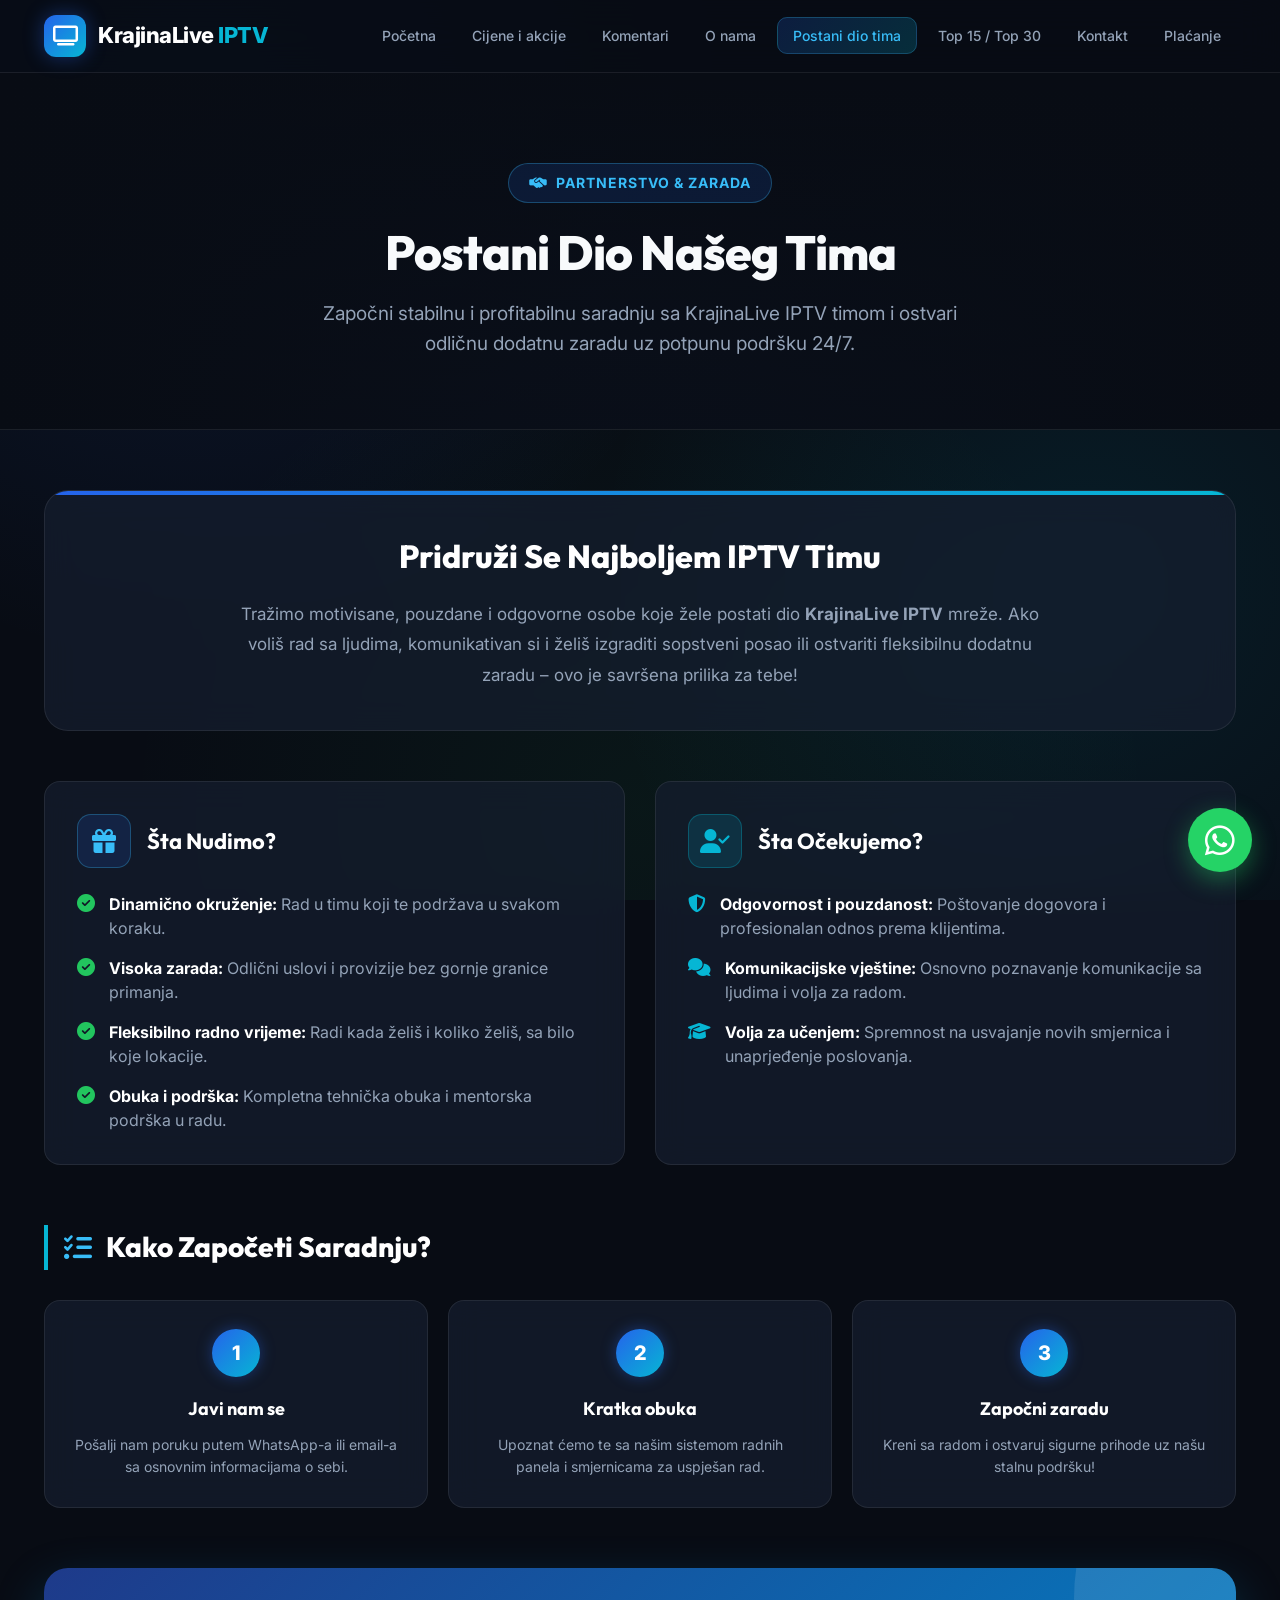
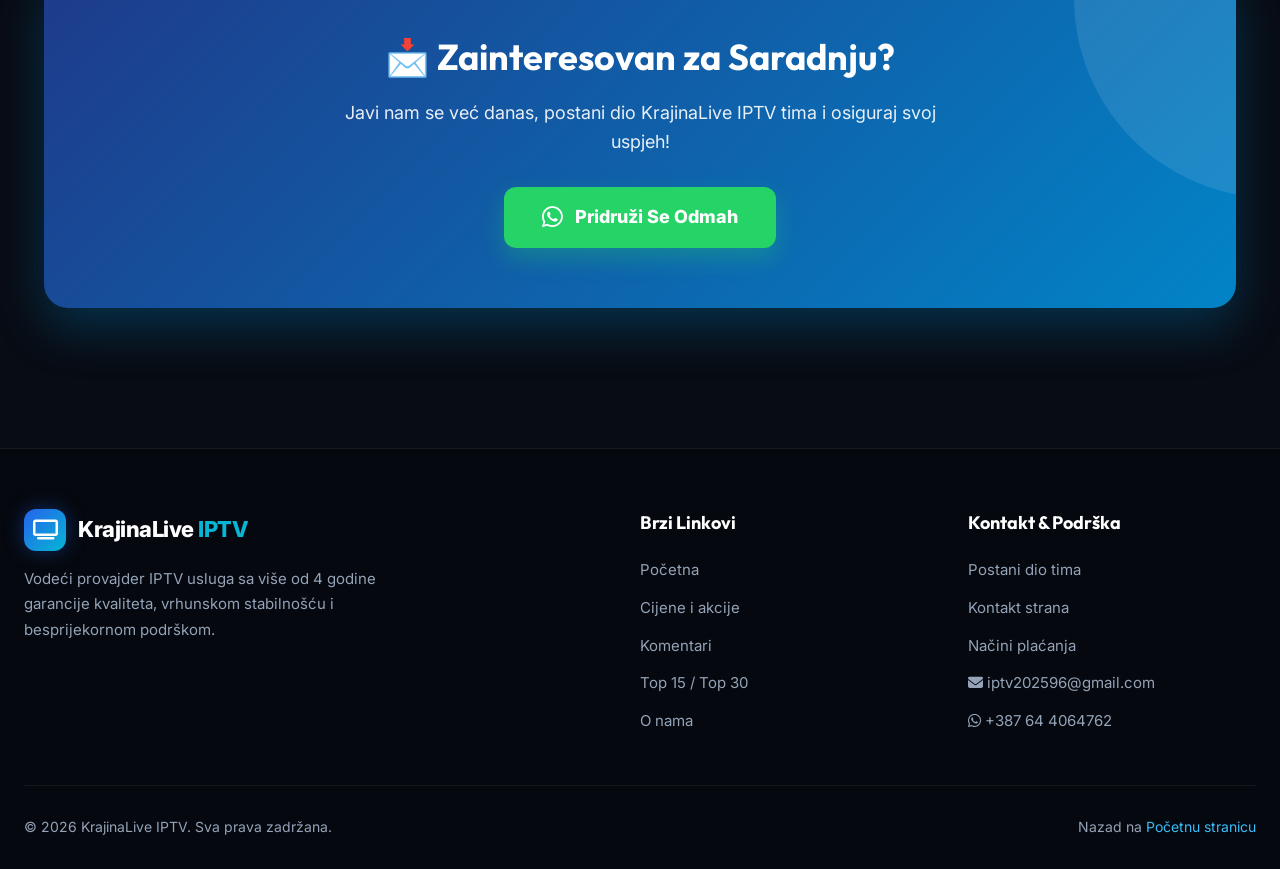
<file: tim.html>
<!DOCTYPE html>
<html lang="bs">
<head>
  <meta charset="UTF-8">
  <meta name="viewport" content="width=device-width, initial-scale=1.0">
  <title>Postani dio tima - KrajinaLive IPTV | Zaradite sa nama</title>
  
  <!-- Google Fonts & FontAwesome Icons -->
  <link rel="preconnect" href="https://fonts.googleapis.com">
  <link rel="preconnect" href="https://fonts.gstatic.com" crossorigin>
  <link href="https://fonts.googleapis.com/css2?family=Inter:wght@300;400;500;600;700;800&family=Outfit:wght@400;600;700;800;900&display=swap" rel="stylesheet">
  <link rel="stylesheet" href="https://cdnjs.cloudflare.com/ajax/libs/font-awesome/6.5.1/css/all.min.css">

  <style>
    :root {
      --bg-dark: #080c14;
      --bg-surface: #0f172a;
      --bg-card: rgba(22, 31, 48, 0.7);
      --bg-card-hover: rgba(30, 41, 59, 0.9);
      --accent-blue: #2563eb;
      --accent-cyan: #06b6d4;
      --accent-light: #38bdf8;
      --accent-gold: #fbbf24;
      --accent-green: #22c55e;
      --text-main: #f8fafc;
      --text-muted: #94a3b8;
      --border-glow: rgba(56, 189, 248, 0.25);
      --border-card: rgba(255, 255, 255, 0.08);
      --glow-shadow: 0 0 35px rgba(37, 99, 235, 0.25);
      --radius-lg: 16px;
      --radius-xl: 24px;
      --transition: all 0.35s cubic-bezier(0.4, 0, 0.2, 1);
    }

    * {
      box-sizing: border-box;
      margin: 0;
      padding: 0;
    }

    html {
      scroll-behavior: smooth;
    }

    body {
      font-family: 'Inter', sans-serif;
      background-color: var(--bg-dark);
      color: var(--text-main);
      line-height: 1.6;
      overflow-x: hidden;
      background-image: 
        radial-gradient(circle at 15% 15%, rgba(37, 99, 235, 0.12) 0%, transparent 40%),
        radial-gradient(circle at 85% 65%, rgba(6, 182, 212, 0.1) 0%, transparent 40%),
        radial-gradient(circle at 50% 90%, rgba(34, 197, 94, 0.06) 0%, transparent 50%);
      background-attachment: fixed;
    }

    /* TYPOGRAPHY */
    h1, h2, h3, h4, .brand-title {
      font-family: 'Outfit', sans-serif;
    }

    .gradient-text {
      background: linear-gradient(135deg, #ffffff 0%, var(--accent-light) 50%, var(--accent-cyan) 100%);
      -webkit-background-clip: text;
      -webkit-text-fill-color: transparent;
    }

    /* NAVIGATION */
    .navbar {
      position: sticky;
      top: 0;
      z-index: 1000;
      background: rgba(8, 12, 20, 0.85);
      backdrop-filter: blur(20px);
      -webkit-backdrop-filter: blur(20px);
      border-bottom: 1px solid var(--border-card);
      padding: 15px 0;
      transition: var(--transition);
    }

    .nav-container {
      max-width: 1240px;
      margin: 0 auto;
      padding: 0 24px;
      display: flex;
      justify-content: space-between;
      align-items: center;
    }

    .logo {
      display: flex;
      align-items: center;
      gap: 12px;
      text-decoration: none;
    }

    .logo-icon {
      width: 42px;
      height: 42px;
      background: linear-gradient(135deg, var(--accent-blue), var(--accent-cyan));
      border-radius: 12px;
      display: flex;
      align-items: center;
      justify-content: center;
      color: #fff;
      font-size: 20px;
      box-shadow: 0 0 20px rgba(37, 99, 235, 0.4);
    }

    .logo-text {
      font-size: 22px;
      font-weight: 800;
      color: #fff;
      letter-spacing: -0.5px;
    }

    .logo-text span {
      color: var(--accent-cyan);
    }

    .nav-links {
      display: flex;
      gap: 6px;
      align-items: center;
      list-style: none;
    }

    .nav-links a {
      color: var(--text-muted);
      text-decoration: none;
      padding: 9px 15px;
      font-size: 14px;
      font-weight: 500;
      border-radius: 10px;
      transition: var(--transition);
      white-space: nowrap;
    }

    .nav-links a:hover,
    .nav-links a.active {
      color: #fff;
      background: rgba(255, 255, 255, 0.06);
      border: 1px solid var(--border-glow);
    }

    .nav-links a.active {
      background: linear-gradient(135deg, rgba(37, 99, 235, 0.2), rgba(6, 182, 212, 0.2));
      color: var(--accent-light);
    }

    .menu-toggle {
      display: none;
      background: rgba(255, 255, 255, 0.05);
      border: 1px solid var(--border-card);
      color: #fff;
      font-size: 22px;
      padding: 10px 14px;
      border-radius: 10px;
      cursor: pointer;
      transition: var(--transition);
    }

    .menu-toggle:hover {
      background: var(--accent-blue);
    }

    /* HERO HEADER */
    .hero {
      position: relative;
      padding: 90px 24px 70px;
      text-align: center;
      background: linear-gradient(180deg, rgba(8, 12, 20, 0.75) 0%, rgba(15, 23, 42, 0.92) 100%),
                  url('https://images.unsplash.com/photo-1522071820081-009f0129c71c?auto=format&fit=crop&w=1920&q=80') center/cover no-repeat;
      border-bottom: 1px solid var(--border-card);
      overflow: hidden;
    }

    .hero-overlay {
      position: absolute;
      inset: 0;
      background: radial-gradient(circle at center, rgba(8, 12, 20, 0.7) 0%, var(--bg-dark) 100%);
    }

    .hero-content {
      position: relative;
      z-index: 2;
      max-width: 860px;
      margin: 0 auto;
    }

    .badge-pill {
      display: inline-flex;
      align-items: center;
      gap: 8px;
      padding: 8px 20px;
      background: rgba(37, 99, 235, 0.15);
      border: 1px solid rgba(56, 189, 248, 0.3);
      border-radius: 50px;
      color: var(--accent-light);
      font-size: 14px;
      font-weight: 700;
      margin-bottom: 22px;
      text-transform: uppercase;
      letter-spacing: 1px;
    }

    .hero h1 {
      font-size: 48px;
      font-weight: 800;
      line-height: 1.15;
      margin-bottom: 18px;
      letter-spacing: -1px;
    }

    .hero p {
      font-size: 19px;
      color: var(--text-muted);
      max-width: 680px;
      margin: 0 auto;
    }

    /* MAIN CONTAINER */
    .container {
      max-width: 1240px;
      margin: 0 auto;
      padding: 60px 24px;
    }

    /* INTRO CARD */
    .intro-card {
      background: var(--bg-card);
      backdrop-filter: blur(16px);
      border: 1px solid var(--border-card);
      border-radius: var(--radius-xl);
      padding: 40px;
      margin-bottom: 50px;
      text-align: center;
      position: relative;
      overflow: hidden;
    }

    .intro-card::before {
      content: '';
      position: absolute;
      top: 0;
      left: 0;
      width: 100%;
      height: 4px;
      background: linear-gradient(90deg, var(--accent-blue), var(--accent-cyan));
    }

    .intro-card h2 {
      font-size: 32px;
      font-weight: 800;
      color: #fff;
      margin-bottom: 16px;
    }

    .intro-card p {
      font-size: 17px;
      color: var(--text-muted);
      max-width: 820px;
      margin: 0 auto;
      line-height: 1.8;
    }

    /* SECTION HEADINGS */
    .section-title {
      font-size: 28px;
      font-weight: 800;
      margin-bottom: 30px;
      display: flex;
      align-items: center;
      gap: 14px;
      color: #fff;
      border-left: 4px solid var(--accent-cyan);
      padding-left: 16px;
    }

    /* CARDS GRID (NUDIMO / OCEKUJEMO) */
    .grid-2 {
      display: grid;
      grid-template-columns: repeat(auto-fit, minmax(320px, 1fr));
      gap: 30px;
      margin-bottom: 60px;
    }

    .feature-card {
      background: var(--bg-card);
      backdrop-filter: blur(16px);
      border: 1px solid var(--border-card);
      border-radius: var(--radius-lg);
      padding: 32px;
      transition: var(--transition);
      height: 100%;
      display: flex;
      flex-direction: column;
    }

    .feature-card:hover {
      transform: translateY(-6px);
      background: var(--bg-card-hover);
      border-color: var(--border-glow);
      box-shadow: var(--glow-shadow);
    }

    .card-header {
      display: flex;
      align-items: center;
      gap: 16px;
      margin-bottom: 24px;
    }

    .card-icon {
      width: 54px;
      height: 54px;
      border-radius: 14px;
      display: flex;
      align-items: center;
      justify-content: center;
      font-size: 24px;
      flex-shrink: 0;
    }

    .icon-offer {
      background: rgba(37, 99, 235, 0.15);
      color: var(--accent-light);
      border: 1px solid rgba(56, 189, 248, 0.3);
    }

    .icon-expect {
      background: rgba(6, 182, 212, 0.15);
      color: var(--accent-cyan);
      border: 1px solid rgba(6, 182, 212, 0.3);
    }

    .card-header h3 {
      font-size: 22px;
      font-weight: 700;
      color: #fff;
    }

    .feature-list {
      list-style: none;
      display: flex;
      flex-direction: column;
      gap: 16px;
    }

    .feature-list li {
      display: flex;
      align-items: flex-start;
      gap: 14px;
      font-size: 16px;
      color: var(--text-muted);
      line-height: 1.5;
    }

    .feature-list li i {
      color: var(--accent-green);
      font-size: 18px;
      margin-top: 3px;
      flex-shrink: 0;
    }

    .feature-list.expect li i {
      color: var(--accent-cyan);
    }

    .feature-list li strong {
      color: #fff;
    }

    /* HOW IT WORKS / STEPS */
    .steps-section {
      margin-bottom: 60px;
    }

    .steps-grid {
      display: grid;
      grid-template-columns: repeat(auto-fit, minmax(260px, 1fr));
      gap: 20px;
    }

    .step-card {
      background: var(--bg-card);
      backdrop-filter: blur(16px);
      border: 1px solid var(--border-card);
      border-radius: var(--radius-lg);
      padding: 28px;
      text-align: center;
      transition: var(--transition);
      position: relative;
    }

    .step-card:hover {
      transform: translateY(-5px);
      border-color: var(--border-glow);
    }

    .step-number {
      width: 48px;
      height: 48px;
      border-radius: 50%;
      background: linear-gradient(135deg, var(--accent-blue), var(--accent-cyan));
      color: #fff;
      font-weight: 800;
      font-size: 20px;
      display: flex;
      align-items: center;
      justify-content: center;
      margin: 0 auto 18px;
      box-shadow: 0 0 15px rgba(37, 99, 235, 0.4);
    }

    .step-card h4 {
      font-size: 18px;
      color: #fff;
      margin-bottom: 10px;
      font-weight: 700;
    }

    .step-card p {
      font-size: 14px;
      color: var(--text-muted);
    }

    /* CTA BANNER */
    .cta {
      background: linear-gradient(135deg, #1e3a8a 0%, #0284c7 100%);
      padding: 60px 40px;
      border-radius: var(--radius-xl);
      text-align: center;
      position: relative;
      overflow: hidden;
      box-shadow: 0 20px 50px rgba(2, 132, 199, 0.3);
      margin-top: 30px;
    }

    .cta::after {
      content: '';
      position: absolute;
      top: -50%;
      right: -20%;
      width: 400px;
      height: 400px;
      background: rgba(255, 255, 255, 0.1);
      border-radius: 50%;
      pointer-events: none;
    }

    .cta h2 {
      font-size: 36px;
      color: #fff;
      margin-bottom: 14px;
    }

    .cta p {
      font-size: 18px;
      color: rgba(255, 255, 255, 0.9);
      margin-bottom: 30px;
      max-width: 650px;
      margin-left: auto;
      margin-right: auto;
    }

    .cta-btn {
      display: inline-flex;
      align-items: center;
      gap: 12px;
      background: #25d366;
      color: #ffffff;
      padding: 16px 38px;
      border-radius: 12px;
      text-decoration: none;
      font-weight: 800;
      font-size: 18px;
      transition: var(--transition);
      box-shadow: 0 10px 25px rgba(37, 211, 102, 0.3);
    }

    .cta-btn:hover {
      transform: translateY(-4px) scale(1.02);
      background: #22c55e;
      box-shadow: 0 15px 35px rgba(37, 211, 102, 0.5);
      color: #fff;
    }

    /* FOOTER */
    footer {
      background: #05080e;
      border-top: 1px solid var(--border-card);
      padding: 60px 24px 30px;
      color: var(--text-muted);
      margin-top: 80px;
    }

    .footer-container {
      max-width: 1240px;
      margin: 0 auto;
      display: grid;
      grid-template-columns: 2fr 1fr 1fr;
      gap: 40px;
      margin-bottom: 40px;
    }

    .footer-brand p {
      margin-top: 15px;
      font-size: 15px;
      max-width: 360px;
      line-height: 1.7;
    }

    .footer-title {
      color: #fff;
      font-size: 18px;
      margin-bottom: 20px;
      font-weight: 700;
    }

    .footer-links {
      list-style: none;
    }

    .footer-links li {
      margin-bottom: 12px;
    }

    .footer-links a {
      color: var(--text-muted);
      text-decoration: none;
      transition: var(--transition);
      font-size: 15px;
    }

    .footer-links a:hover {
      color: var(--accent-light);
      padding-left: 5px;
    }

    .footer-bottom {
      max-width: 1240px;
      margin: 0 auto;
      padding-top: 30px;
      border-top: 1px solid rgba(255, 255, 255, 0.05);
      display: flex;
      justify-content: space-between;
      align-items: center;
      flex-wrap: wrap;
      gap: 15px;
      font-size: 14px;
    }

    .footer-bottom a {
      color: var(--accent-light);
      text-decoration: none;
    }

    /* WHATSAPP FLOATING BUTTON */
    .wa-float {
      position: fixed;
      bottom: 28px;
      right: 28px;
      background: #25d366;
      color: white;
      width: 64px;
      height: 64px;
      border-radius: 50%;
      display: flex;
      align-items: center;
      justify-content: center;
      font-size: 34px;
      text-decoration: none;
      z-index: 999;
      box-shadow: 0 8px 25px rgba(37, 211, 102, 0.4);
      transition: var(--transition);
      animation: pulse 2s infinite;
    }

    .wa-float:hover {
      transform: scale(1.1);
      box-shadow: 0 12px 30px rgba(37, 211, 102, 0.6);
    }

    @keyframes pulse {
      0% { box-shadow: 0 0 0 0 rgba(37, 211, 102, 0.7); }
      70% { box-shadow: 0 0 0 18px rgba(37, 211, 102, 0); }
      100% { box-shadow: 0 0 0 0 rgba(37, 211, 102, 0.7); }
    }

    /* FADE ANIMATION */
    .fade {
      opacity: 0;
      transform: translateY(30px);
      transition: opacity 0.8s ease-out, transform 0.8s ease-out;
    }

    .fade.visible {
      opacity: 1;
      transform: translateY(0);
    }

    /* RESPONSIVE DESIGN */
    @media (max-width: 992px) {
      .footer-container {
        grid-template-columns: 1fr 1fr;
      }
    }

    @media (max-width: 768px) {
      .menu-toggle {
        display: block;
      }

      .nav-links {
        position: fixed;
        top: 73px;
        left: 0;
        right: 0;
        background: rgba(8, 12, 20, 0.98);
        backdrop-filter: blur(20px);
        flex-direction: column;
        padding: 24px;
        gap: 12px;
        border-bottom: 1px solid var(--border-card);
        transform: translateY(-150%);
        transition: transform 0.4s ease;
      }

      .nav-links.show {
        transform: translateY(0);
      }

      .nav-links a {
        width: 100%;
        text-align: center;
        padding: 12px;
      }

      .hero h1 {
        font-size: 34px;
      }

      .hero p {
        font-size: 16px;
      }

      .intro-card {
        padding: 24px;
      }

      .cta h2 {
        font-size: 28px;
      }

      .footer-container {
        grid-template-columns: 1fr;
      }
    }
  </style>
</head>

<body>

  <!-- NAVIGATION -->
  <nav class="navbar">
    <div class="nav-container">
      <a href="index.html" class="logo">
        <div class="logo-icon"><i class="fa-solid fa-tv"></i></div>
        <div class="logo-text">KrajinaLive <span>IPTV</span></div>
      </a>

      <button class="menu-toggle" id="menuToggle" aria-label="Meni">
        <i class="fa-solid fa-bars"></i>
      </button>

      <ul class="nav-links" id="mainMenu">
        <li><a href="index.html">Početna</a></li>
        <li><a href="cjenovnik.html">Cijene i akcije</a></li>
        <li><a href="komentari.html">Komentari</a></li>
        <li><a href="onama.html">O nama</a></li>
        <li><a href="tim.html" class="active">Postani dio tima</a></li>
        <li><a href="top15.html">Top 15 / Top 30</a></li>
        <li><a href="kontakt.html">Kontakt</a></li>
        <li><a href="placanje.html">Plaćanje</a></li>
      </ul>
    </div>
  </nav>

  <!-- HERO HEADER -->
  <header class="hero">
    <div class="hero-overlay"></div>
    <div class="hero-content fade">
      <div class="badge-pill">
        <i class="fa-solid fa-handshake-simple"></i> Partnerstvo & Zarada
      </div>
      <h1>Postani Dio Našeg Tima</h1>
      <p>Započni stabilnu i profitabilnu saradnju sa KrajinaLive IPTV timom i ostvari odličnu dodatnu zaradu uz potpunu podršku 24/7.</p>
    </div>
  </header>

  <div class="container">

    <!-- INTRO CARD -->
    <section class="intro-card fade">
      <h2>Pridruži Se Najboljem IPTV Timu</h2>
      <p>
        Tražimo motivisane, pouzdane i odgovorne osobe koje žele postati dio <strong>KrajinaLive IPTV</strong> mreže. 
        Ako voliš rad sa ljudima, komunikativan si i želiš izgraditi sopstveni posao ili ostvariti fleksibilnu dodatnu zaradu – ovo je savršena prilika za tebe!
      </p>
    </section>

    <!-- OFFER VS EXPECTATIONS GRID -->
    <div class="grid-2 fade">
      <!-- WHAT WE OFFER -->
      <div class="feature-card">
        <div class="card-header">
          <div class="card-icon icon-offer">
            <i class="fa-solid fa-gift"></i>
          </div>
          <h3>Šta Nudimo?</h3>
        </div>
        <ul class="feature-list">
          <li>
            <i class="fa-solid fa-circle-check"></i>
            <span><strong>Dinamično okruženje:</strong> Rad u timu koji te podržava u svakom koraku.</span>
          </li>
          <li>
            <i class="fa-solid fa-circle-check"></i>
            <span><strong>Visoka zarada:</strong> Odlični uslovi i provizije bez gornje granice primanja.</span>
          </li>
          <li>
            <i class="fa-solid fa-circle-check"></i>
            <span><strong>Fleksibilno radno vrijeme:</strong> Radi kada želiš i koliko želiš, sa bilo koje lokacije.</span>
          </li>
          <li>
            <i class="fa-solid fa-circle-check"></i>
            <span><strong>Obuka i podrška:</strong> Kompletna tehnička obuka i mentorska podrška u radu.</span>
          </li>
        </ul>
      </div>

      <!-- WHAT WE EXPECT -->
      <div class="feature-card">
        <div class="card-header">
          <div class="card-icon icon-expect">
            <i class="fa-solid fa-user-check"></i>
          </div>
          <h3>Šta Očekujemo?</h3>
        </div>
        <ul class="feature-list expect">
          <li>
            <i class="fa-solid fa-shield-halved"></i>
            <span><strong>Odgovornost i pouzdanost:</strong> Poštovanje dogovora i profesionalan odnos prema klijentima.</span>
          </li>
          <li>
            <i class="fa-solid fa-comments"></i>
            <span><strong>Komunikacijske vještine:</strong> Osnovno poznavanje komunikacije sa ljudima i volja za radom.</span>
          </li>
          <li>
            <i class="fa-solid fa-graduation-cap"></i>
            <span><strong>Volja za učenjem:</strong> Spremnost na usvajanje novih smjernica i unaprjeđenje poslovanja.</span>
          </li>
        </ul>
      </div>
    </div>

    <!-- HOW TO START STEPS -->
    <section class="steps-section fade">
      <h2 class="section-title"><i class="fa-solid fa-list-check" style="color: var(--accent-light);"></i> Kako Započeti Saradnju?</h2>
      <div class="steps-grid">
        <div class="step-card">
          <div class="step-number">1</div>
          <h4>Javi nam se</h4>
          <p>Pošalji nam poruku putem WhatsApp-a ili email-a sa osnovnim informacijama o sebi.</p>
        </div>

        <div class="step-card">
          <div class="step-number">2</div>
          <h4>Kratka obuka</h4>
          <p>Upoznat ćemo te sa našim sistemom radnih panela i smjernicama za uspješan rad.</p>
        </div>

        <div class="step-card">
          <div class="step-number">3</div>
          <h4>Započni zaradu</h4>
          <p>Kreni sa radom i ostvaruj sigurne prihode uz našu stalnu podršku!</p>
        </div>
      </div>
    </section>

    <!-- CTA BANNER -->
    <section class="cta fade">
      <h2>📩 Zainteresovan za Saradnju?</h2>
      <p>Javi nam se već danas, postani dio KrajinaLive IPTV tima i osiguraj svoj uspjeh!</p>
      <a href="https://wa.me/387644064762" target="_blank" class="cta-btn">
        <i class="fa-brands fa-whatsapp" style="font-size: 24px;"></i> Pridruži Se Odmah
      </a>
    </section>

  </div>

  <!-- FOOTER -->
  <footer>
    <div class="footer-container">
      <div class="footer-brand">
        <a href="index.html" class="logo">
          <div class="logo-icon"><i class="fa-solid fa-tv"></i></div>
          <div class="logo-text">KrajinaLive <span>IPTV</span></div>
        </a>
        <p>Vodeći provajder IPTV usluga sa više od 4 godine garancije kvaliteta, vrhunskom stabilnošću i besprijekornom podrškom.</p>
      </div>

      <div>
        <h4 class="footer-title">Brzi Linkovi</h4>
        <ul class="footer-links">
          <li><a href="index.html">Početna</a></li>
          <li><a href="cjenovnik.html">Cijene i akcije</a></li>
          <li><a href="komentari.html">Komentari</a></li>
          <li><a href="top15.html">Top 15 / Top 30</a></li>
          <li><a href="onama.html">O nama</a></li>
        </ul>
      </div>

      <div>
        <h4 class="footer-title">Kontakt & Podrška</h4>
        <ul class="footer-links">
          <li><a href="tim.html">Postani dio tima</a></li>
          <li><a href="kontakt.html">Kontakt strana</a></li>
          <li><a href="placanje.html">Načini plaćanja</a></li>
          <li><a href="mailto:iptv202596@gmail.com"><i class="fa-solid fa-envelope"></i> iptv202596@gmail.com</a></li>
          <li><a href="https://wa.me/387644064762" target="_blank"><i class="fa-brands fa-whatsapp"></i> +387 64 4064762</a></li>
        </ul>
      </div>
    </div>

    <div class="footer-bottom">
      <p>&copy; 2026 KrajinaLive IPTV. Sva prava zadržana.</p>
      <p>Nazad na <a href="index.html">Početnu stranicu</a></p>
    </div>
  </footer>

  <!-- FLOATING WHATSAPP BUTTON -->
  <a class="wa-float" href="https://wa.me/387644064762" target="_blank" aria-label="Kontaktirajte nas na WhatsApp">
    <i class="fa-brands fa-whatsapp"></i>
  </a>

  <!-- JAVASCRIPT -->
  <script>
    // MOBILE NAVIGATION TOGGLE
    const menuToggle = document.getElementById('menuToggle');
    const mainMenu = document.getElementById('mainMenu');

    menuToggle.addEventListener('click', () => {
      mainMenu.classList.toggle('show');
      const icon = menuToggle.querySelector('i');
      if (mainMenu.classList.contains('show')) {
        icon.classList.remove('fa-bars');
        icon.classList.add('fa-xmark');
      } else {
        icon.classList.remove('fa-xmark');
        icon.classList.add('fa-bars');
      }
    });

    // SCROLL ANIMATION (INTERSECTION OBSERVER)
    const fadeElements = document.querySelectorAll('.fade');

    const observerOptions = {
      root: null,
      rootMargin: '0px',
      threshold: 0.1
    };

    const observer = new IntersectionObserver((entries, observer) => {
      entries.forEach(entry => {
        if (entry.isIntersecting) {
          entry.target.classList.add('visible');
          observer.unobserve(entry.target);
        }
      });
    }, observerOptions);

    fadeElements.forEach(el => observer.observe(el));
  </script>

</body>
</html>
</file>
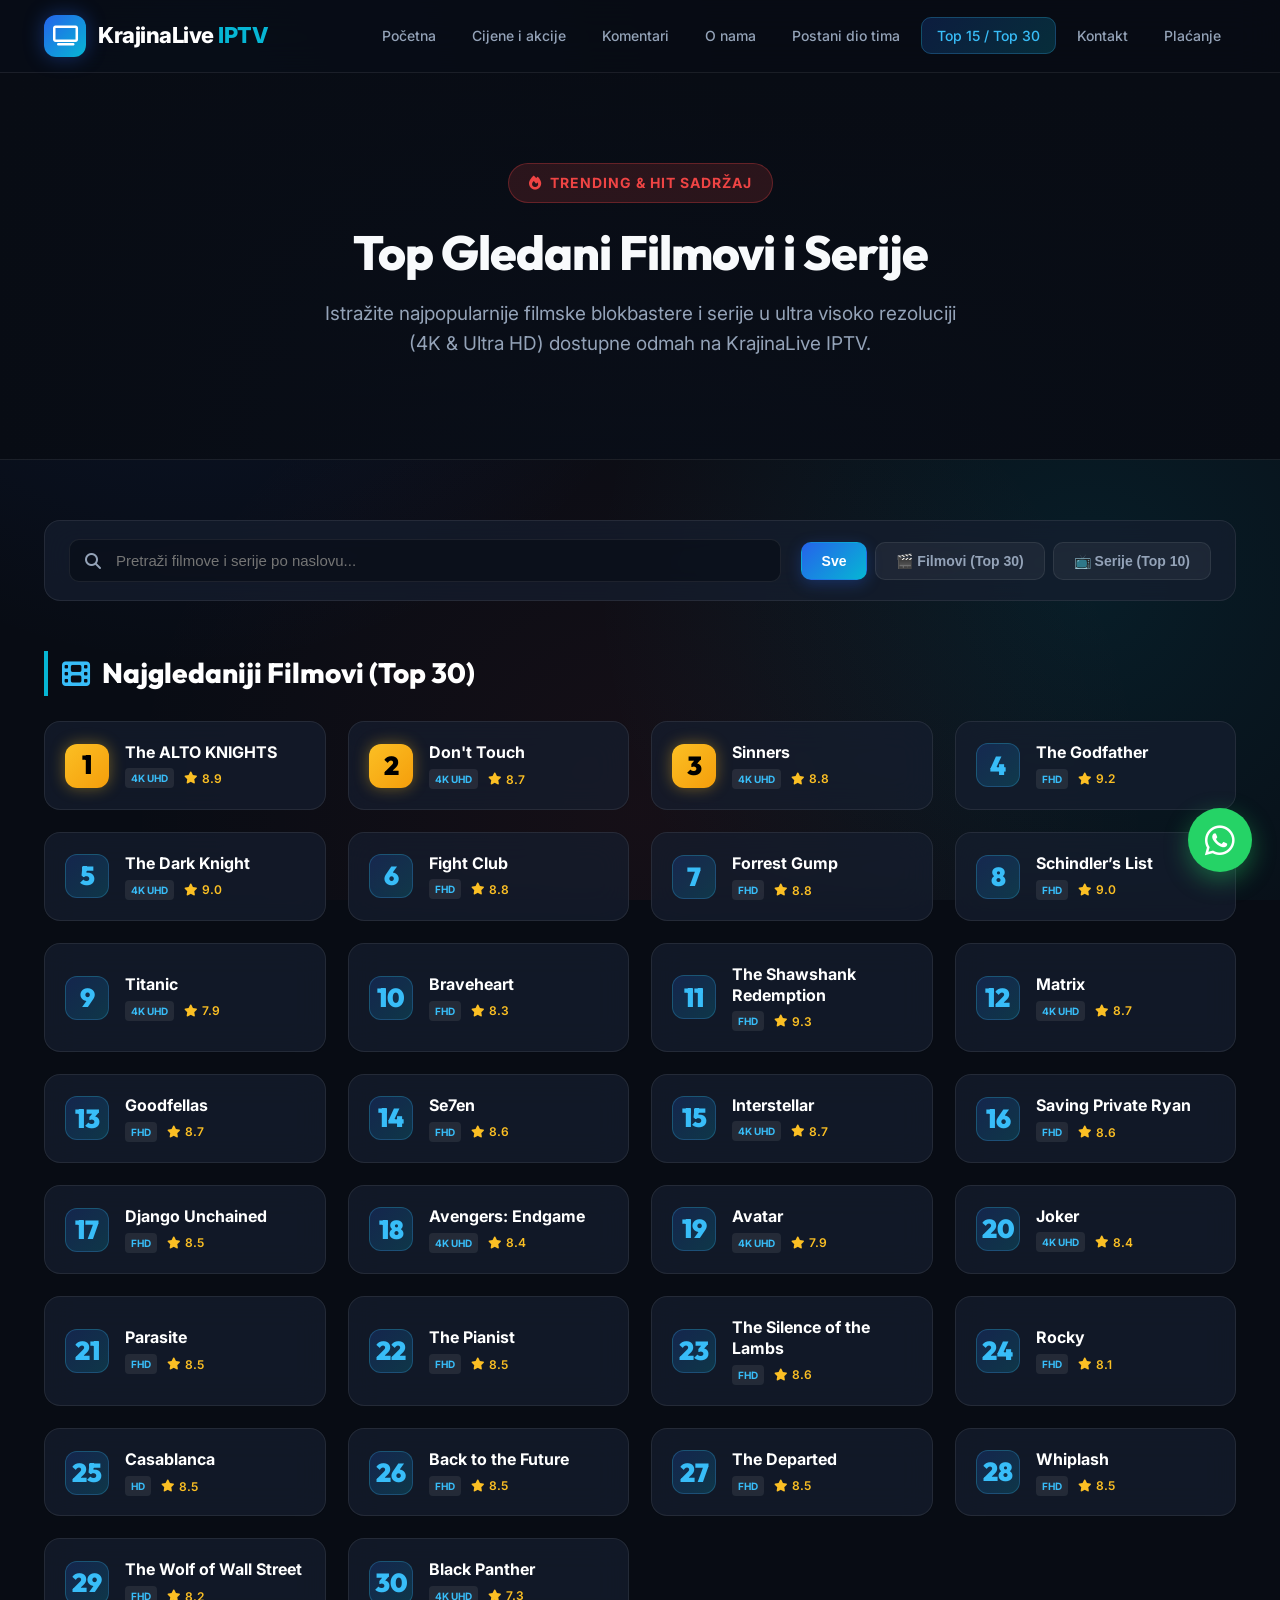
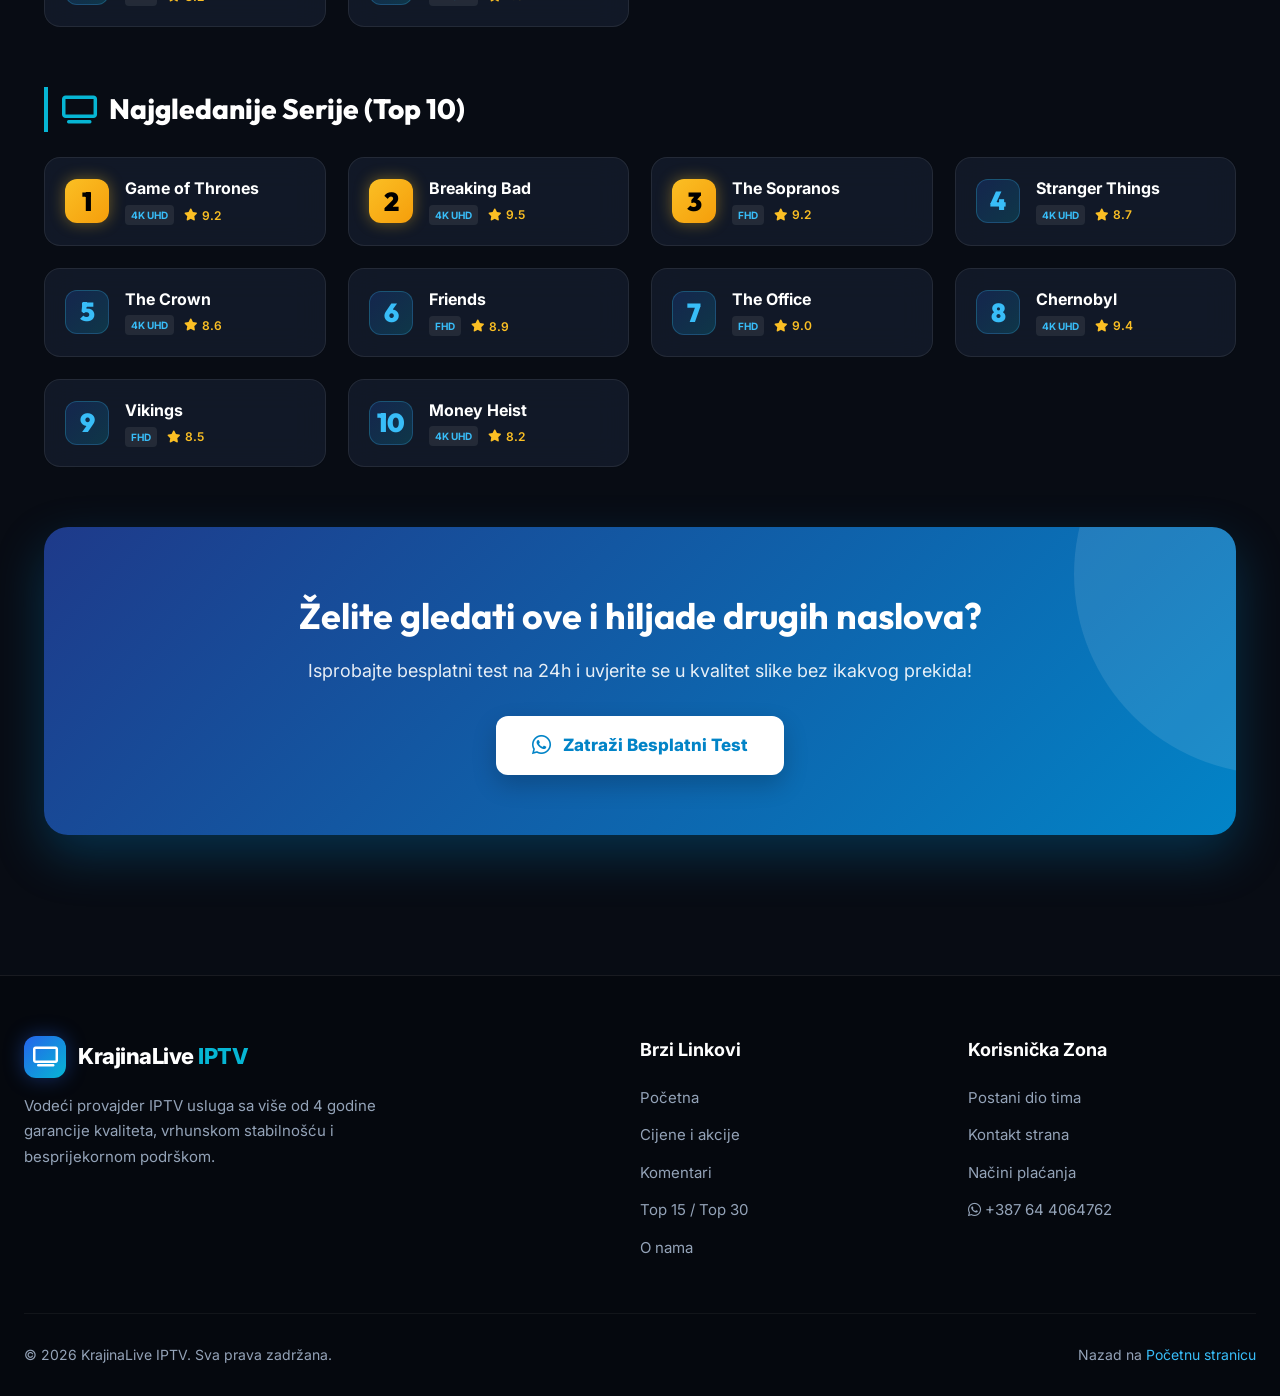
<file: top15.html>
<!DOCTYPE html>
<html lang="bs">
<head>
  <meta charset="UTF-8">
  <meta name="viewport" content="width=device-width, initial-scale=1.0">
  <title>Top 30 Najgledanijih — KrajinaLive IPTV | Filmovi i Serije</title>
  
  <!-- Google Fonts & FontAwesome Icons -->
  <link rel="preconnect" href="https://fonts.googleapis.com">
  <link rel="preconnect" href="https://fonts.gstatic.com" crossorigin>
  <link href="https://fonts.googleapis.com/css2?family=Inter:wght@300;400;500;600;700;800&family=Outfit:wght@400;600;700;800;900&display=swap" rel="stylesheet">
  <link rel="stylesheet" href="https://cdnjs.cloudflare.com/ajax/libs/font-awesome/6.5.1/css/all.min.css">

  <style>
    :root {
      --bg-dark: #080c14;
      --bg-surface: #0f172a;
      --bg-card: rgba(22, 31, 48, 0.7);
      --bg-card-hover: rgba(30, 41, 59, 0.9);
      --accent-blue: #2563eb;
      --accent-cyan: #06b6d4;
      --accent-light: #38bdf8;
      --accent-gold: #fbbf24;
      --accent-red: #ef4444;
      --text-main: #f8fafc;
      --text-muted: #94a3b8;
      --border-glow: rgba(56, 189, 248, 0.25);
      --border-card: rgba(255, 255, 255, 0.08);
      --glow-shadow: 0 0 30px rgba(37, 99, 235, 0.25);
      --radius-lg: 16px;
      --radius-xl: 24px;
      --transition: all 0.35s cubic-bezier(0.4, 0, 0.2, 1);
    }

    * {
      box-sizing: border-box;
      margin: 0;
      padding: 0;
    }

    html {
      scroll-behavior: smooth;
    }

    body {
      font-family: 'Inter', sans-serif;
      background-color: var(--bg-dark);
      color: var(--text-main);
      line-height: 1.6;
      overflow-x: hidden;
      background-image: 
        radial-gradient(circle at 15% 15%, rgba(37, 99, 235, 0.12) 0%, transparent 40%),
        radial-gradient(circle at 85% 65%, rgba(6, 182, 212, 0.1) 0%, transparent 40%),
        radial-gradient(circle at 50% 90%, rgba(239, 68, 68, 0.06) 0%, transparent 50%);
      background-attachment: fixed;
    }

    /* TYPOGRAPHY */
    h1, h2, h3, .brand-title {
      font-family: 'Outfit', sans-serif;
    }

    .gradient-text {
      background: linear-gradient(135deg, #ffffff 0%, var(--accent-light) 50%, var(--accent-cyan) 100%);
      -webkit-background-clip: text;
      -webkit-text-fill-color: transparent;
    }

    /* NAVIGATION */
    .navbar {
      position: sticky;
      top: 0;
      z-index: 1000;
      background: rgba(8, 12, 20, 0.85);
      backdrop-filter: blur(20px);
      -webkit-backdrop-filter: blur(20px);
      border-bottom: 1px solid var(--border-card);
      padding: 15px 0;
      transition: var(--transition);
    }

    .nav-container {
      max-width: 1240px;
      margin: 0 auto;
      padding: 0 24px;
      display: flex;
      justify-content: space-between;
      align-items: center;
    }

    .logo {
      display: flex;
      align-items: center;
      gap: 12px;
      text-decoration: none;
    }

    .logo-icon {
      width: 42px;
      height: 42px;
      background: linear-gradient(135deg, var(--accent-blue), var(--accent-cyan));
      border-radius: 12px;
      display: flex;
      align-items: center;
      justify-content: center;
      color: #fff;
      font-size: 20px;
      box-shadow: 0 0 20px rgba(37, 99, 235, 0.4);
    }

    .logo-text {
      font-size: 22px;
      font-weight: 800;
      color: #fff;
      letter-spacing: -0.5px;
    }

    .logo-text span {
      color: var(--accent-cyan);
    }

    .nav-links {
      display: flex;
      gap: 6px;
      align-items: center;
      list-style: none;
    }

    .nav-links a {
      color: var(--text-muted);
      text-decoration: none;
      padding: 9px 15px;
      font-size: 14px;
      font-weight: 500;
      border-radius: 10px;
      transition: var(--transition);
      white-space: nowrap;
    }

    .nav-links a:hover,
    .nav-links a.active {
      color: #fff;
      background: rgba(255, 255, 255, 0.06);
      border: 1px solid var(--border-glow);
    }

    .nav-links a.active {
      background: linear-gradient(135deg, rgba(37, 99, 235, 0.2), rgba(6, 182, 212, 0.2));
      color: var(--accent-light);
    }

    .menu-toggle {
      display: none;
      background: rgba(255, 255, 255, 0.05);
      border: 1px solid var(--border-card);
      color: #fff;
      font-size: 22px;
      padding: 10px 14px;
      border-radius: 10px;
      cursor: pointer;
      transition: var(--transition);
    }

    .menu-toggle:hover {
      background: var(--accent-blue);
    }

    /* HERO HEADER */
    .hero {
      position: relative;
      padding: 90px 24px 70px;
      text-align: center;
      background: linear-gradient(180deg, rgba(8, 12, 20, 0.6) 0%, rgba(15, 23, 42, 0.9) 100%),
                  url('https://images.unsplash.com/photo-1574375927938-d5a98e8ffe85?auto=format&fit=crop&w=1920&q=80') center/cover no-repeat;
      border-bottom: 1px solid var(--border-card);
      overflow: hidden;
    }

    .hero-overlay {
      position: absolute;
      inset: 0;
      background: radial-gradient(circle at center, rgba(8, 12, 20, 0.75) 0%, var(--bg-dark) 100%);
    }

    .hero-content {
      position: relative;
      z-index: 2;
      max-width: 900px;
      margin: 0 auto;
    }

    .badge-pill {
      display: inline-flex;
      align-items: center;
      gap: 8px;
      padding: 8px 20px;
      background: rgba(239, 68, 68, 0.15);
      border: 1px solid rgba(239, 68, 68, 0.3);
      border-radius: 50px;
      color: var(--accent-red);
      font-size: 14px;
      font-weight: 700;
      margin-bottom: 22px;
      text-transform: uppercase;
      letter-spacing: 1px;
    }

    .hero h1 {
      font-size: 48px;
      font-weight: 800;
      line-height: 1.15;
      margin-bottom: 18px;
      letter-spacing: -1px;
    }

    .hero p {
      font-size: 19px;
      color: var(--text-muted);
      max-width: 660px;
      margin: 0 auto 30px;
    }

    /* MAIN CONTAINER */
    .container {
      max-width: 1240px;
      margin: 0 auto;
      padding: 60px 24px;
    }

    /* SEARCH & FILTER BAR */
    .controls-bar {
      display: flex;
      justify-content: space-between;
      align-items: center;
      gap: 20px;
      margin-bottom: 50px;
      flex-wrap: wrap;
      background: var(--bg-card);
      backdrop-filter: blur(16px);
      border: 1px solid var(--border-card);
      padding: 18px 24px;
      border-radius: var(--radius-lg);
    }

    .search-box {
      position: relative;
      flex: 1;
      min-width: 280px;
    }

    .search-box i {
      position: absolute;
      left: 16px;
      top: 50%;
      transform: translateY(-50%);
      color: var(--text-muted);
      font-size: 16px;
    }

    .search-box input {
      width: 100%;
      background: rgba(8, 12, 20, 0.6);
      border: 1px solid var(--border-card);
      padding: 12px 16px 12px 46px;
      border-radius: 10px;
      color: #fff;
      font-size: 15px;
      outline: none;
      transition: var(--transition);
    }

    .search-box input:focus {
      border-color: var(--accent-cyan);
      box-shadow: 0 0 15px rgba(6, 182, 212, 0.25);
    }

    .filter-tabs {
      display: flex;
      gap: 8px;
    }

    .tab-btn {
      background: rgba(255, 255, 255, 0.05);
      border: 1px solid var(--border-card);
      color: var(--text-muted);
      padding: 10px 20px;
      border-radius: 10px;
      font-weight: 600;
      font-size: 14px;
      cursor: pointer;
      transition: var(--transition);
    }

    .tab-btn:hover,
    .tab-btn.active {
      background: linear-gradient(135deg, var(--accent-blue), var(--accent-cyan));
      color: #fff;
      border-color: transparent;
      box-shadow: 0 4px 15px rgba(37, 99, 235, 0.3);
    }

    /* SECTION HEADINGS */
    .section-title {
      font-size: 28px;
      font-weight: 800;
      margin-bottom: 25px;
      display: flex;
      align-items: center;
      gap: 12px;
      color: #fff;
      border-left: 4px solid var(--accent-cyan);
      padding-left: 14px;
    }

    /* MEDIA GRID & CARDS */
    .media-grid {
      display: grid;
      grid-template-columns: repeat(auto-fill, minmax(260px, 1fr));
      gap: 22px;
      margin-bottom: 60px;
    }

    .media-card {
      background: var(--bg-card);
      backdrop-filter: blur(16px);
      border: 1px solid var(--border-card);
      border-radius: var(--radius-lg);
      padding: 20px;
      transition: var(--transition);
      display: flex;
      align-items: center;
      gap: 16px;
      position: relative;
      overflow: hidden;
    }

    .media-card::before {
      content: '';
      position: absolute;
      inset: 0;
      background: linear-gradient(135deg, rgba(56, 189, 248, 0.08), transparent);
      opacity: 0;
      transition: var(--transition);
    }

    .media-card:hover {
      transform: translateY(-5px);
      background: var(--bg-card-hover);
      border-color: var(--border-glow);
      box-shadow: var(--glow-shadow);
    }

    .media-card:hover::before {
      opacity: 1;
    }

    .rank-number {
      font-family: 'Outfit', sans-serif;
      font-size: 26px;
      font-weight: 900;
      min-width: 44px;
      height: 44px;
      border-radius: 12px;
      background: linear-gradient(135deg, rgba(37, 99, 235, 0.2), rgba(6, 182, 212, 0.2));
      border: 1px solid var(--border-glow);
      color: var(--accent-light);
      display: flex;
      align-items: center;
      justify-content: center;
      flex-shrink: 0;
    }

    .media-card:nth-child(-n+3) .rank-number {
      background: linear-gradient(135deg, var(--accent-gold), #f59e0b);
      color: #000;
      border: none;
      box-shadow: 0 0 15px rgba(251, 191, 36, 0.4);
    }

    .media-info {
      flex: 1;
      z-index: 1;
    }

    .media-title {
      font-size: 16px;
      font-weight: 700;
      color: #fff;
      margin-bottom: 6px;
      line-height: 1.3;
    }

    .media-meta {
      display: flex;
      align-items: center;
      gap: 10px;
      font-size: 12px;
      color: var(--text-muted);
    }

    .badge-quality {
      background: rgba(255, 255, 255, 0.08);
      padding: 2px 6px;
      border-radius: 4px;
      color: var(--accent-light);
      font-weight: 700;
      font-size: 10px;
    }

    .rating {
      color: var(--accent-gold);
      font-weight: 600;
      display: flex;
      align-items: center;
      gap: 4px;
    }

    /* CTA BANNER */
    .cta {
      background: linear-gradient(135deg, #1e3a8a 0%, #0284c7 100%);
      padding: 60px 40px;
      border-radius: var(--radius-xl);
      text-align: center;
      position: relative;
      overflow: hidden;
      box-shadow: 0 20px 50px rgba(2, 132, 199, 0.3);
      margin-top: 30px;
    }

    .cta::after {
      content: '';
      position: absolute;
      top: -50%;
      right: -20%;
      width: 400px;
      height: 400px;
      background: rgba(255, 255, 255, 0.1);
      border-radius: 50%;
      pointer-events: none;
    }

    .cta h2 {
      font-size: 36px;
      color: #fff;
      margin-bottom: 12px;
    }

    .cta p {
      font-size: 18px;
      color: rgba(255, 255, 255, 0.9);
      margin-bottom: 30px;
    }

    .cta-btn {
      display: inline-flex;
      align-items: center;
      gap: 12px;
      background: #ffffff;
      color: #0284c7;
      padding: 16px 36px;
      border-radius: 12px;
      text-decoration: none;
      font-weight: 800;
      font-size: 17px;
      transition: var(--transition);
      box-shadow: 0 10px 25px rgba(0, 0, 0, 0.2);
    }

    .cta-btn:hover {
      transform: translateY(-4px) scale(1.02);
      background: #f8fafc;
      box-shadow: 0 15px 35px rgba(0, 0, 0, 0.3);
      color: #0369a1;
    }

    /* FOOTER */
    footer {
      background: #05080e;
      border-top: 1px solid var(--border-card);
      padding: 60px 24px 30px;
      color: var(--text-muted);
      margin-top: 80px;
    }

    .footer-container {
      max-width: 1240px;
      margin: 0 auto;
      display: grid;
      grid-template-columns: 2fr 1fr 1fr;
      gap: 40px;
      margin-bottom: 40px;
    }

    .footer-brand p {
      margin-top: 15px;
      font-size: 15px;
      max-width: 360px;
      line-height: 1.7;
    }

    .footer-title {
      color: #fff;
      font-size: 18px;
      margin-bottom: 20px;
      font-weight: 700;
    }

    .footer-links {
      list-style: none;
    }

    .footer-links li {
      margin-bottom: 12px;
    }

    .footer-links a {
      color: var(--text-muted);
      text-decoration: none;
      transition: var(--transition);
      font-size: 15px;
    }

    .footer-links a:hover {
      color: var(--accent-light);
      padding-left: 5px;
    }

    .footer-bottom {
      max-width: 1240px;
      margin: 0 auto;
      padding-top: 30px;
      border-top: 1px solid rgba(255, 255, 255, 0.05);
      display: flex;
      justify-content: space-between;
      align-items: center;
      flex-wrap: wrap;
      gap: 15px;
      font-size: 14px;
    }

    .footer-bottom a {
      color: var(--accent-light);
      text-decoration: none;
    }

    /* WHATSAPP FLOATING BUTTON */
    .wa-float {
      position: fixed;
      bottom: 28px;
      right: 28px;
      background: #25d366;
      color: white;
      width: 64px;
      height: 64px;
      border-radius: 50%;
      display: flex;
      align-items: center;
      justify-content: center;
      font-size: 34px;
      text-decoration: none;
      z-index: 999;
      box-shadow: 0 8px 25px rgba(37, 211, 102, 0.4);
      transition: var(--transition);
      animation: pulse 2s infinite;
    }

    .wa-float:hover {
      transform: scale(1.1);
      box-shadow: 0 12px 30px rgba(37, 211, 102, 0.6);
    }

    @keyframes pulse {
      0% { box-shadow: 0 0 0 0 rgba(37, 211, 102, 0.7); }
      70% { box-shadow: 0 0 0 18px rgba(37, 211, 102, 0); }
      100% { box-shadow: 0 0 0 0 rgba(37, 211, 102, 0); }
    }

    /* FADE ANIMATION */
    .fade {
      opacity: 0;
      transform: translateY(30px);
      transition: opacity 0.8s ease-out, transform 0.8s ease-out;
    }

    .fade.visible {
      opacity: 1;
      transform: translateY(0);
    }

    /* RESPONSIVE DESIGN */
    @media (max-width: 992px) {
      .footer-container {
        grid-template-columns: 1fr 1fr;
      }
    }

    @media (max-width: 768px) {
      .menu-toggle {
        display: block;
      }

      .nav-links {
        position: fixed;
        top: 73px;
        left: 0;
        right: 0;
        background: rgba(8, 12, 20, 0.98);
        backdrop-filter: blur(20px);
        flex-direction: column;
        padding: 24px;
        gap: 12px;
        border-bottom: 1px solid var(--border-card);
        transform: translateY(-150%);
        transition: transform 0.4s ease;
      }

      .nav-links.show {
        transform: translateY(0);
      }

      .nav-links a {
        width: 100%;
        text-align: center;
        padding: 12px;
      }

      .hero h1 {
        font-size: 34px;
      }

      .hero p {
        font-size: 16px;
      }

      .controls-bar {
        flex-direction: column;
        align-items: stretch;
      }

      .filter-tabs {
        justify-content: center;
      }

      .cta h2 {
        font-size: 28px;
      }

      .footer-container {
        grid-template-columns: 1fr;
      }
    }
  </style>
</head>

<body>

  <!-- NAVIGATION -->
  <nav class="navbar">
    <div class="nav-container">
      <a href="index.html" class="logo">
        <div class="logo-icon"><i class="fa-solid fa-tv"></i></div>
        <div class="logo-text">KrajinaLive <span>IPTV</span></div>
      </a>

      <button class="menu-toggle" id="menuToggle" aria-label="Meni">
        <i class="fa-solid fa-bars"></i>
      </button>

      <ul class="nav-links" id="mainMenu">
        <li><a href="index.html">Početna</a></li>
        <li><a href="cjenovnik.html">Cijene i akcije</a></li>
        <li><a href="komentari.html">Komentari</a></li>
        <li><a href="onama.html">O nama</a></li>
        <li><a href="tim.html">Postani dio tima</a></li>
        <li><a href="top15.html" class="active">Top 15 / Top 30</a></li>
        <li><a href="kontakt.html">Kontakt</a></li>
        <li><a href="placanje.html">Plaćanje</a></li>
      </ul>
    </div>
  </nav>

  <!-- HERO HEADER -->
  <header class="hero">
    <div class="hero-overlay"></div>
    <div class="hero-content fade">
      <div class="badge-pill">
        <i class="fa-solid fa-fire"></i> Trending & Hit Sadržaj
      </div>
      <h1>Top Gledani Filmovi i Serije</h1>
      <p>Istražite najpopularnije filmske blokbastere i serije u ultra visoko rezoluciji (4K & Ultra HD) dostupne odmah na KrajinaLive IPTV.</p>
    </div>
  </header>

  <div class="container">

    <!-- SEARCH & FILTER BAR -->
    <div class="controls-bar fade">
      <div class="search-box">
        <i class="fa-solid fa-magnifying-glass"></i>
        <input type="text" id="searchInput" onkeyup="filterContent()" placeholder="Pretraži filmove i serije po naslovu...">
      </div>
      <div class="filter-tabs">
        <button class="tab-btn active" onclick="filterCategory('all')">Sve</button>
        <button class="tab-btn" onclick="filterCategory('movies')">🎬 Filmovi (Top 30)</button>
        <button class="tab-btn" onclick="filterCategory('series')">📺 Serije (Top 10)</button>
      </div>
    </div>

    <!-- MOVIES SECTION -->
    <div id="moviesSection" class="fade">
      <h2 class="section-title"><i class="fa-solid fa-film" style="color: var(--accent-light);"></i> Najgledaniji Filmovi (Top 30)</h2>
      <div class="media-grid">
        <div class="media-card" data-title="the alto knights">
          <div class="rank-number">1</div>
          <div class="media-info">
            <div class="media-title">The ALTO KNIGHTS</div>
            <div class="media-meta"><span class="badge-quality">4K UHD</span> <span class="rating"><i class="fa-solid fa-star"></i> 8.9</span></div>
          </div>
        </div>

        <div class="media-card" data-title="don't touch">
          <div class="rank-number">2</div>
          <div class="media-info">
            <div class="media-title">Don't Touch</div>
            <div class="media-meta"><span class="badge-quality">4K UHD</span> <span class="rating"><i class="fa-solid fa-star"></i> 8.7</span></div>
          </div>
        </div>

        <div class="media-card" data-title="sinners">
          <div class="rank-number">3</div>
          <div class="media-info">
            <div class="media-title">Sinners</div>
            <div class="media-meta"><span class="badge-quality">4K UHD</span> <span class="rating"><i class="fa-solid fa-star"></i> 8.8</span></div>
          </div>
        </div>

        <div class="media-card" data-title="the godfather">
          <div class="rank-number">4</div>
          <div class="media-info">
            <div class="media-title">The Godfather</div>
            <div class="media-meta"><span class="badge-quality">FHD</span> <span class="rating"><i class="fa-solid fa-star"></i> 9.2</span></div>
          </div>
        </div>

        <div class="media-card" data-title="the dark knight">
          <div class="rank-number">5</div>
          <div class="media-info">
            <div class="media-title">The Dark Knight</div>
            <div class="media-meta"><span class="badge-quality">4K UHD</span> <span class="rating"><i class="fa-solid fa-star"></i> 9.0</span></div>
          </div>
        </div>

        <div class="media-card" data-title="fight club">
          <div class="rank-number">6</div>
          <div class="media-info">
            <div class="media-title">Fight Club</div>
            <div class="media-meta"><span class="badge-quality">FHD</span> <span class="rating"><i class="fa-solid fa-star"></i> 8.8</span></div>
          </div>
        </div>

        <div class="media-card" data-title="forrest gump">
          <div class="rank-number">7</div>
          <div class="media-info">
            <div class="media-title">Forrest Gump</div>
            <div class="media-meta"><span class="badge-quality">FHD</span> <span class="rating"><i class="fa-solid fa-star"></i> 8.8</span></div>
          </div>
        </div>

        <div class="media-card" data-title="schindler's list">
          <div class="rank-number">8</div>
          <div class="media-info">
            <div class="media-title">Schindler’s List</div>
            <div class="media-meta"><span class="badge-quality">FHD</span> <span class="rating"><i class="fa-solid fa-star"></i> 9.0</span></div>
          </div>
        </div>

        <div class="media-card" data-title="titanic">
          <div class="rank-number">9</div>
          <div class="media-info">
            <div class="media-title">Titanic</div>
            <div class="media-meta"><span class="badge-quality">4K UHD</span> <span class="rating"><i class="fa-solid fa-star"></i> 7.9</span></div>
          </div>
        </div>

        <div class="media-card" data-title="braveheart">
          <div class="rank-number">10</div>
          <div class="media-info">
            <div class="media-title">Braveheart</div>
            <div class="media-meta"><span class="badge-quality">FHD</span> <span class="rating"><i class="fa-solid fa-star"></i> 8.3</span></div>
          </div>
        </div>

        <div class="media-card" data-title="the shawshank redemption">
          <div class="rank-number">11</div>
          <div class="media-info">
            <div class="media-title">The Shawshank Redemption</div>
            <div class="media-meta"><span class="badge-quality">FHD</span> <span class="rating"><i class="fa-solid fa-star"></i> 9.3</span></div>
          </div>
        </div>

        <div class="media-card" data-title="matrix">
          <div class="rank-number">12</div>
          <div class="media-info">
            <div class="media-title">Matrix</div>
            <div class="media-meta"><span class="badge-quality">4K UHD</span> <span class="rating"><i class="fa-solid fa-star"></i> 8.7</span></div>
          </div>
        </div>

        <div class="media-card" data-title="goodfellas">
          <div class="rank-number">13</div>
          <div class="media-info">
            <div class="media-title">Goodfellas</div>
            <div class="media-meta"><span class="badge-quality">FHD</span> <span class="rating"><i class="fa-solid fa-star"></i> 8.7</span></div>
          </div>
        </div>

        <div class="media-card" data-title="se7en">
          <div class="rank-number">14</div>
          <div class="media-info">
            <div class="media-title">Se7en</div>
            <div class="media-meta"><span class="badge-quality">FHD</span> <span class="rating"><i class="fa-solid fa-star"></i> 8.6</span></div>
          </div>
        </div>

        <div class="media-card" data-title="interstellar">
          <div class="rank-number">15</div>
          <div class="media-info">
            <div class="media-title">Interstellar</div>
            <div class="media-meta"><span class="badge-quality">4K UHD</span> <span class="rating"><i class="fa-solid fa-star"></i> 8.7</span></div>
          </div>
        </div>

        <div class="media-card" data-title="saving private ryan">
          <div class="rank-number">16</div>
          <div class="media-info">
            <div class="media-title">Saving Private Ryan</div>
            <div class="media-meta"><span class="badge-quality">FHD</span> <span class="rating"><i class="fa-solid fa-star"></i> 8.6</span></div>
          </div>
        </div>

        <div class="media-card" data-title="django unchained">
          <div class="rank-number">17</div>
          <div class="media-info">
            <div class="media-title">Django Unchained</div>
            <div class="media-meta"><span class="badge-quality">FHD</span> <span class="rating"><i class="fa-solid fa-star"></i> 8.5</span></div>
          </div>
        </div>

        <div class="media-card" data-title="avengers: endgame">
          <div class="rank-number">18</div>
          <div class="media-info">
            <div class="media-title">Avengers: Endgame</div>
            <div class="media-meta"><span class="badge-quality">4K UHD</span> <span class="rating"><i class="fa-solid fa-star"></i> 8.4</span></div>
          </div>
        </div>

        <div class="media-card" data-title="avatar">
          <div class="rank-number">19</div>
          <div class="media-info">
            <div class="media-title">Avatar</div>
            <div class="media-meta"><span class="badge-quality">4K UHD</span> <span class="rating"><i class="fa-solid fa-star"></i> 7.9</span></div>
          </div>
        </div>

        <div class="media-card" data-title="joker">
          <div class="rank-number">20</div>
          <div class="media-info">
            <div class="media-title">Joker</div>
            <div class="media-meta"><span class="badge-quality">4K UHD</span> <span class="rating"><i class="fa-solid fa-star"></i> 8.4</span></div>
          </div>
        </div>

        <div class="media-card" data-title="parasite">
          <div class="rank-number">21</div>
          <div class="media-info">
            <div class="media-title">Parasite</div>
            <div class="media-meta"><span class="badge-quality">FHD</span> <span class="rating"><i class="fa-solid fa-star"></i> 8.5</span></div>
          </div>
        </div>

        <div class="media-card" data-title="the pianist">
          <div class="rank-number">22</div>
          <div class="media-info">
            <div class="media-title">The Pianist</div>
            <div class="media-meta"><span class="badge-quality">FHD</span> <span class="rating"><i class="fa-solid fa-star"></i> 8.5</span></div>
          </div>
        </div>

        <div class="media-card" data-title="the silence of the lambs">
          <div class="rank-number">23</div>
          <div class="media-info">
            <div class="media-title">The Silence of the Lambs</div>
            <div class="media-meta"><span class="badge-quality">FHD</span> <span class="rating"><i class="fa-solid fa-star"></i> 8.6</span></div>
          </div>
        </div>

        <div class="media-card" data-title="rocky">
          <div class="rank-number">24</div>
          <div class="media-info">
            <div class="media-title">Rocky</div>
            <div class="media-meta"><span class="badge-quality">FHD</span> <span class="rating"><i class="fa-solid fa-star"></i> 8.1</span></div>
          </div>
        </div>

        <div class="media-card" data-title="casablanca">
          <div class="rank-number">25</div>
          <div class="media-info">
            <div class="media-title">Casablanca</div>
            <div class="media-meta"><span class="badge-quality">HD</span> <span class="rating"><i class="fa-solid fa-star"></i> 8.5</span></div>
          </div>
        </div>

        <div class="media-card" data-title="back to the future">
          <div class="rank-number">26</div>
          <div class="media-info">
            <div class="media-title">Back to the Future</div>
            <div class="media-meta"><span class="badge-quality">FHD</span> <span class="rating"><i class="fa-solid fa-star"></i> 8.5</span></div>
          </div>
        </div>

        <div class="media-card" data-title="the departed">
          <div class="rank-number">27</div>
          <div class="media-info">
            <div class="media-title">The Departed</div>
            <div class="media-meta"><span class="badge-quality">FHD</span> <span class="rating"><i class="fa-solid fa-star"></i> 8.5</span></div>
          </div>
        </div>

        <div class="media-card" data-title="whiplash">
          <div class="rank-number">28</div>
          <div class="media-info">
            <div class="media-title">Whiplash</div>
            <div class="media-meta"><span class="badge-quality">FHD</span> <span class="rating"><i class="fa-solid fa-star"></i> 8.5</span></div>
          </div>
        </div>

        <div class="media-card" data-title="the wolf of wall street">
          <div class="rank-number">29</div>
          <div class="media-info">
            <div class="media-title">The Wolf of Wall Street</div>
            <div class="media-meta"><span class="badge-quality">FHD</span> <span class="rating"><i class="fa-solid fa-star"></i> 8.2</span></div>
          </div>
        </div>

        <div class="media-card" data-title="black panther">
          <div class="rank-number">30</div>
          <div class="media-info">
            <div class="media-title">Black Panther</div>
            <div class="media-meta"><span class="badge-quality">4K UHD</span> <span class="rating"><i class="fa-solid fa-star"></i> 7.3</span></div>
          </div>
        </div>
      </div>
    </div>

    <!-- SERIES SECTION -->
    <div id="seriesSection" class="fade">
      <h2 class="section-title"><i class="fa-solid fa-tv" style="color: var(--accent-cyan);"></i> Najgledanije Serije (Top 10)</h2>
      <div class="media-grid">
        <div class="media-card" data-title="game of thrones">
          <div class="rank-number">1</div>
          <div class="media-info">
            <div class="media-title">Game of Thrones</div>
            <div class="media-meta"><span class="badge-quality">4K UHD</span> <span class="rating"><i class="fa-solid fa-star"></i> 9.2</span></div>
          </div>
        </div>

        <div class="media-card" data-title="breaking bad">
          <div class="rank-number">2</div>
          <div class="media-info">
            <div class="media-title">Breaking Bad</div>
            <div class="media-meta"><span class="badge-quality">4K UHD</span> <span class="rating"><i class="fa-solid fa-star"></i> 9.5</span></div>
          </div>
        </div>

        <div class="media-card" data-title="the sopranos">
          <div class="rank-number">3</div>
          <div class="media-info">
            <div class="media-title">The Sopranos</div>
            <div class="media-meta"><span class="badge-quality">FHD</span> <span class="rating"><i class="fa-solid fa-star"></i> 9.2</span></div>
          </div>
        </div>

        <div class="media-card" data-title="stranger things">
          <div class="rank-number">4</div>
          <div class="media-info">
            <div class="media-title">Stranger Things</div>
            <div class="media-meta"><span class="badge-quality">4K UHD</span> <span class="rating"><i class="fa-solid fa-star"></i> 8.7</span></div>
          </div>
        </div>

        <div class="media-card" data-title="the crown">
          <div class="rank-number">5</div>
          <div class="media-info">
            <div class="media-title">The Crown</div>
            <div class="media-meta"><span class="badge-quality">4K UHD</span> <span class="rating"><i class="fa-solid fa-star"></i> 8.6</span></div>
          </div>
        </div>

        <div class="media-card" data-title="friends">
          <div class="rank-number">6</div>
          <div class="media-info">
            <div class="media-title">Friends</div>
            <div class="media-meta"><span class="badge-quality">FHD</span> <span class="rating"><i class="fa-solid fa-star"></i> 8.9</span></div>
          </div>
        </div>

        <div class="media-card" data-title="the office">
          <div class="rank-number">7</div>
          <div class="media-info">
            <div class="media-title">The Office</div>
            <div class="media-meta"><span class="badge-quality">FHD</span> <span class="rating"><i class="fa-solid fa-star"></i> 9.0</span></div>
          </div>
        </div>

        <div class="media-card" data-title="chernobyl">
          <div class="rank-number">8</div>
          <div class="media-info">
            <div class="media-title">Chernobyl</div>
            <div class="media-meta"><span class="badge-quality">4K UHD</span> <span class="rating"><i class="fa-solid fa-star"></i> 9.4</span></div>
          </div>
        </div>

        <div class="media-card" data-title="vikings">
          <div class="rank-number">9</div>
          <div class="media-info">
            <div class="media-title">Vikings</div>
            <div class="media-meta"><span class="badge-quality">FHD</span> <span class="rating"><i class="fa-solid fa-star"></i> 8.5</span></div>
          </div>
        </div>

        <div class="media-card" data-title="money heist">
          <div class="rank-number">10</div>
          <div class="media-info">
            <div class="media-title">Money Heist</div>
            <div class="media-meta"><span class="badge-quality">4K UHD</span> <span class="rating"><i class="fa-solid fa-star"></i> 8.2</span></div>
          </div>
        </div>
      </div>
    </div>

    <!-- CTA BANNER -->
    <section class="cta fade">
      <h2>Želite gledati ove i hiljade drugih naslova?</h2>
      <p>Isprobajte besplatni test na 24h i uvjerite se u kvalitet slike bez ikakvog prekida!</p>
      <a href="https://wa.me/387644064762" target="_blank" class="cta-btn">
        <i class="fa-brands fa-whatsapp" style="font-size: 22px;"></i> Zatraži Besplatni Test
      </a>
    </section>

  </div>

  <!-- FOOTER -->
  <footer>
    <div class="footer-container">
      <div class="footer-brand">
        <a href="index.html" class="logo">
          <div class="logo-icon"><i class="fa-solid fa-tv"></i></div>
          <div class="logo-text">KrajinaLive <span>IPTV</span></div>
        </a>
        <p>Vodeći provajder IPTV usluga sa više od 4 godine garancije kvaliteta, vrhunskom stabilnošću i besprijekornom podrškom.</p>
      </div>

      <div>
        <h4 class="footer-title">Brzi Linkovi</h4>
        <ul class="footer-links">
          <li><a href="index.html">Početna</a></li>
          <li><a href="cjenovnik.html">Cijene i akcije</a></li>
          <li><a href="komentari.html">Komentari</a></li>
          <li><a href="top15.html">Top 15 / Top 30</a></li>
          <li><a href="onama.html">O nama</a></li>
        </ul>
      </div>

      <div>
        <h4 class="footer-title">Korisnička Zona</h4>
        <ul class="footer-links">
          <li><a href="tim.html">Postani dio tima</a></li>
          <li><a href="kontakt.html">Kontakt strana</a></li>
          <li><a href="placanje.html">Načini plaćanja</a></li>
          <li><a href="https://wa.me/387644064762" target="_blank"><i class="fa-brands fa-whatsapp"></i> +387 64 4064762</a></li>
        </ul>
      </div>
    </div>

    <div class="footer-bottom">
      <p>&copy; 2026 KrajinaLive IPTV. Sva prava zadržana.</p>
      <p>Nazad na <a href="index.html">Početnu stranicu</a></p>
    </div>
  </footer>

  <!-- FLOATING WHATSAPP BUTTON -->
  <a class="wa-float" href="https://wa.me/387644064762" target="_blank" aria-label="Kontaktirajte nas na WhatsApp">
    <i class="fa-brands fa-whatsapp"></i>
  </a>

  <!-- JAVASCRIPT -->
  <script>
    // MOBILE NAVIGATION TOGGLE
    const menuToggle = document.getElementById('menuToggle');
    const mainMenu = document.getElementById('mainMenu');

    menuToggle.addEventListener('click', () => {
      mainMenu.classList.toggle('show');
      const icon = menuToggle.querySelector('i');
      if (mainMenu.classList.contains('show')) {
        icon.classList.remove('fa-bars');
        icon.classList.add('fa-xmark');
      } else {
        icon.classList.remove('fa-xmark');
        icon.classList.add('fa-bars');
      }
    });

    // FILTER TABS (ALL / MOVIES / SERIES)
    function filterCategory(type) {
      const tabs = document.querySelectorAll('.tab-btn');
      tabs.forEach(tab => tab.classList.remove('active'));
      event.target.classList.add('active');

      const moviesSec = document.getElementById('moviesSection');
      const seriesSec = document.getElementById('seriesSection');

      if (type === 'movies') {
        moviesSec.style.display = 'block';
        seriesSec.style.display = 'none';
      } else if (type === 'series') {
        moviesSec.style.display = 'none';
        seriesSec.style.display = 'block';
      } else {
        moviesSec.style.display = 'block';
        seriesSec.style.display = 'block';
      }
    }

    // LIVE SEARCH FILTER
    function filterContent() {
      const input = document.getElementById('searchInput').value.toLowerCase();
      const cards = document.querySelectorAll('.media-card');

      cards.forEach(card => {
        const title = card.getAttribute('data-title');
        if (title.includes(input)) {
          card.style.display = 'flex';
        } else {
          card.style.display = 'none';
        }
      });
    }

    // SCROLL ANIMATION (INTERSECTION OBSERVER)
    const fadeElements = document.querySelectorAll('.fade');

    const observerOptions = {
      root: null,
      rootMargin: '0px',
      threshold: 0.1
    };

    const observer = new IntersectionObserver((entries, observer) => {
      entries.forEach(entry => {
        if (entry.isIntersecting) {
          entry.target.classList.add('visible');
          observer.unobserve(entry.target);
        }
      });
    }, observerOptions);

    fadeElements.forEach(el => observer.observe(el));
  </script>

</body>
</html>
</file>
